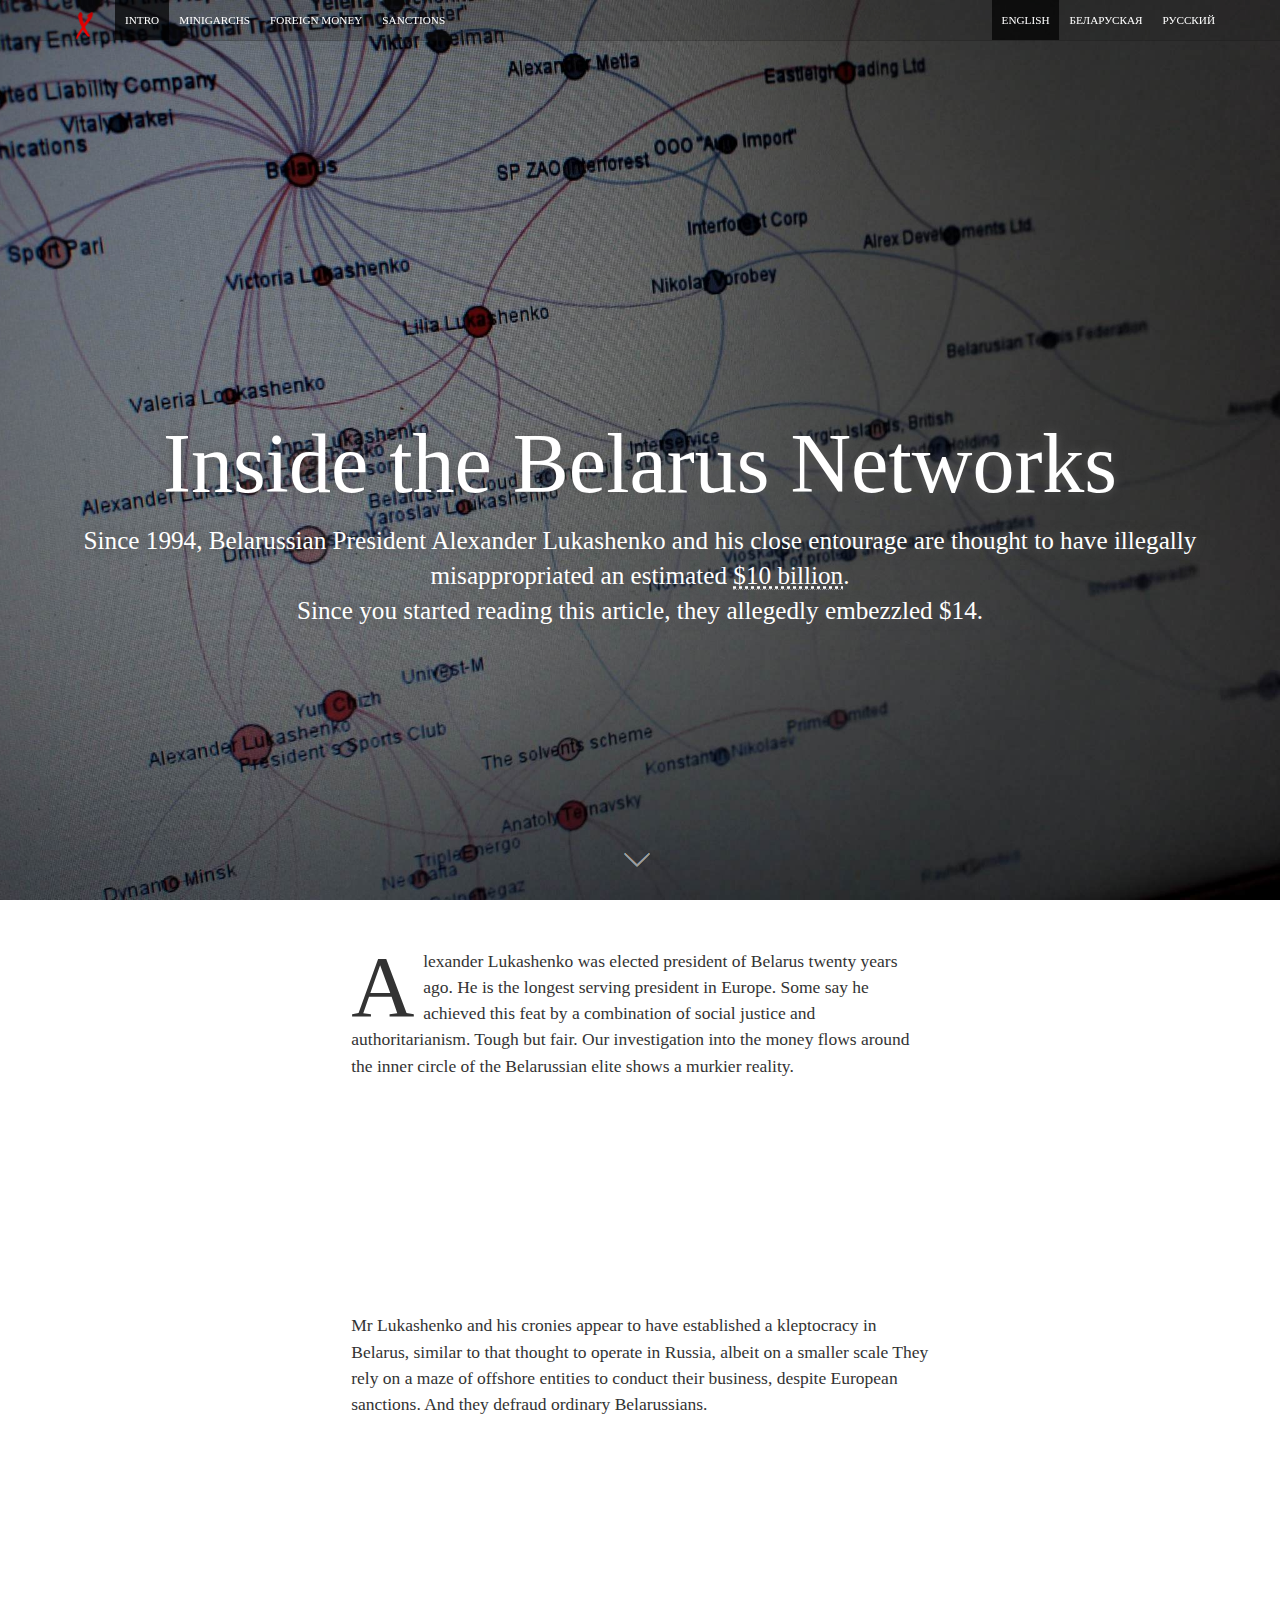
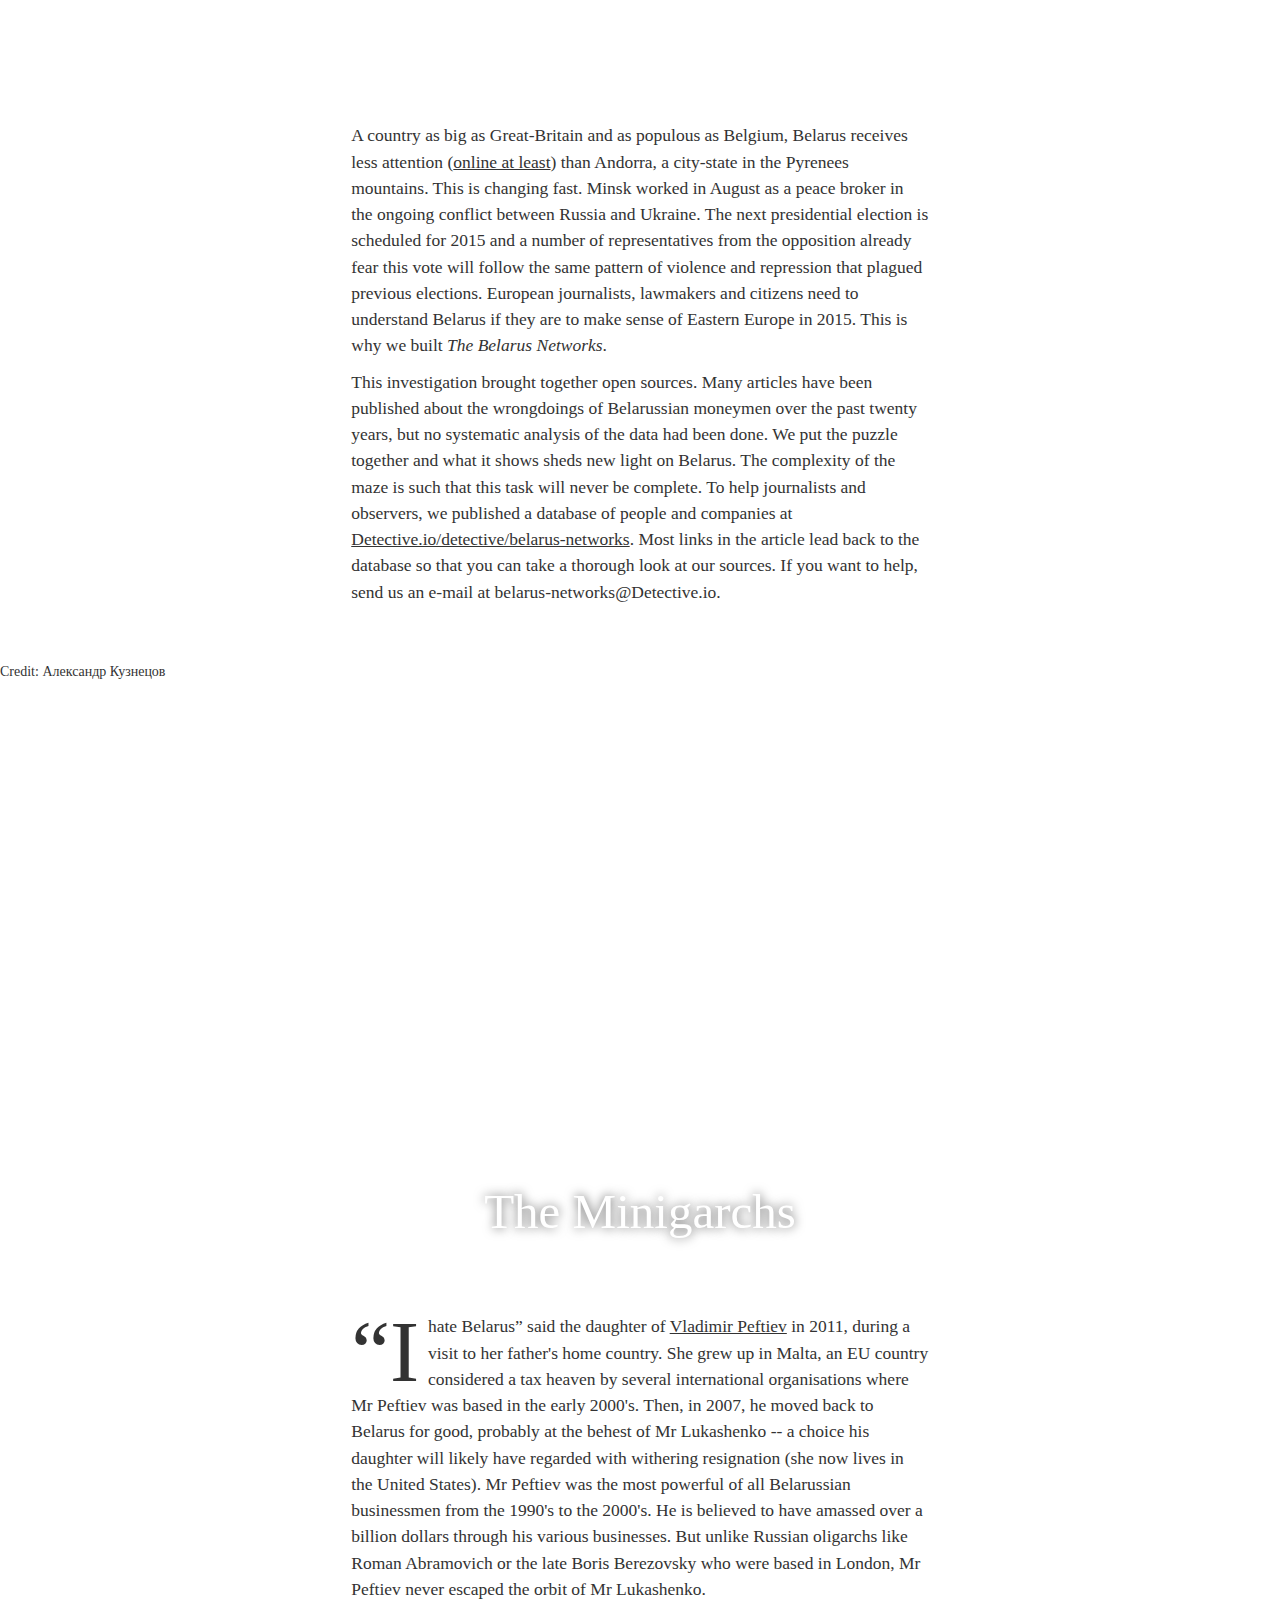
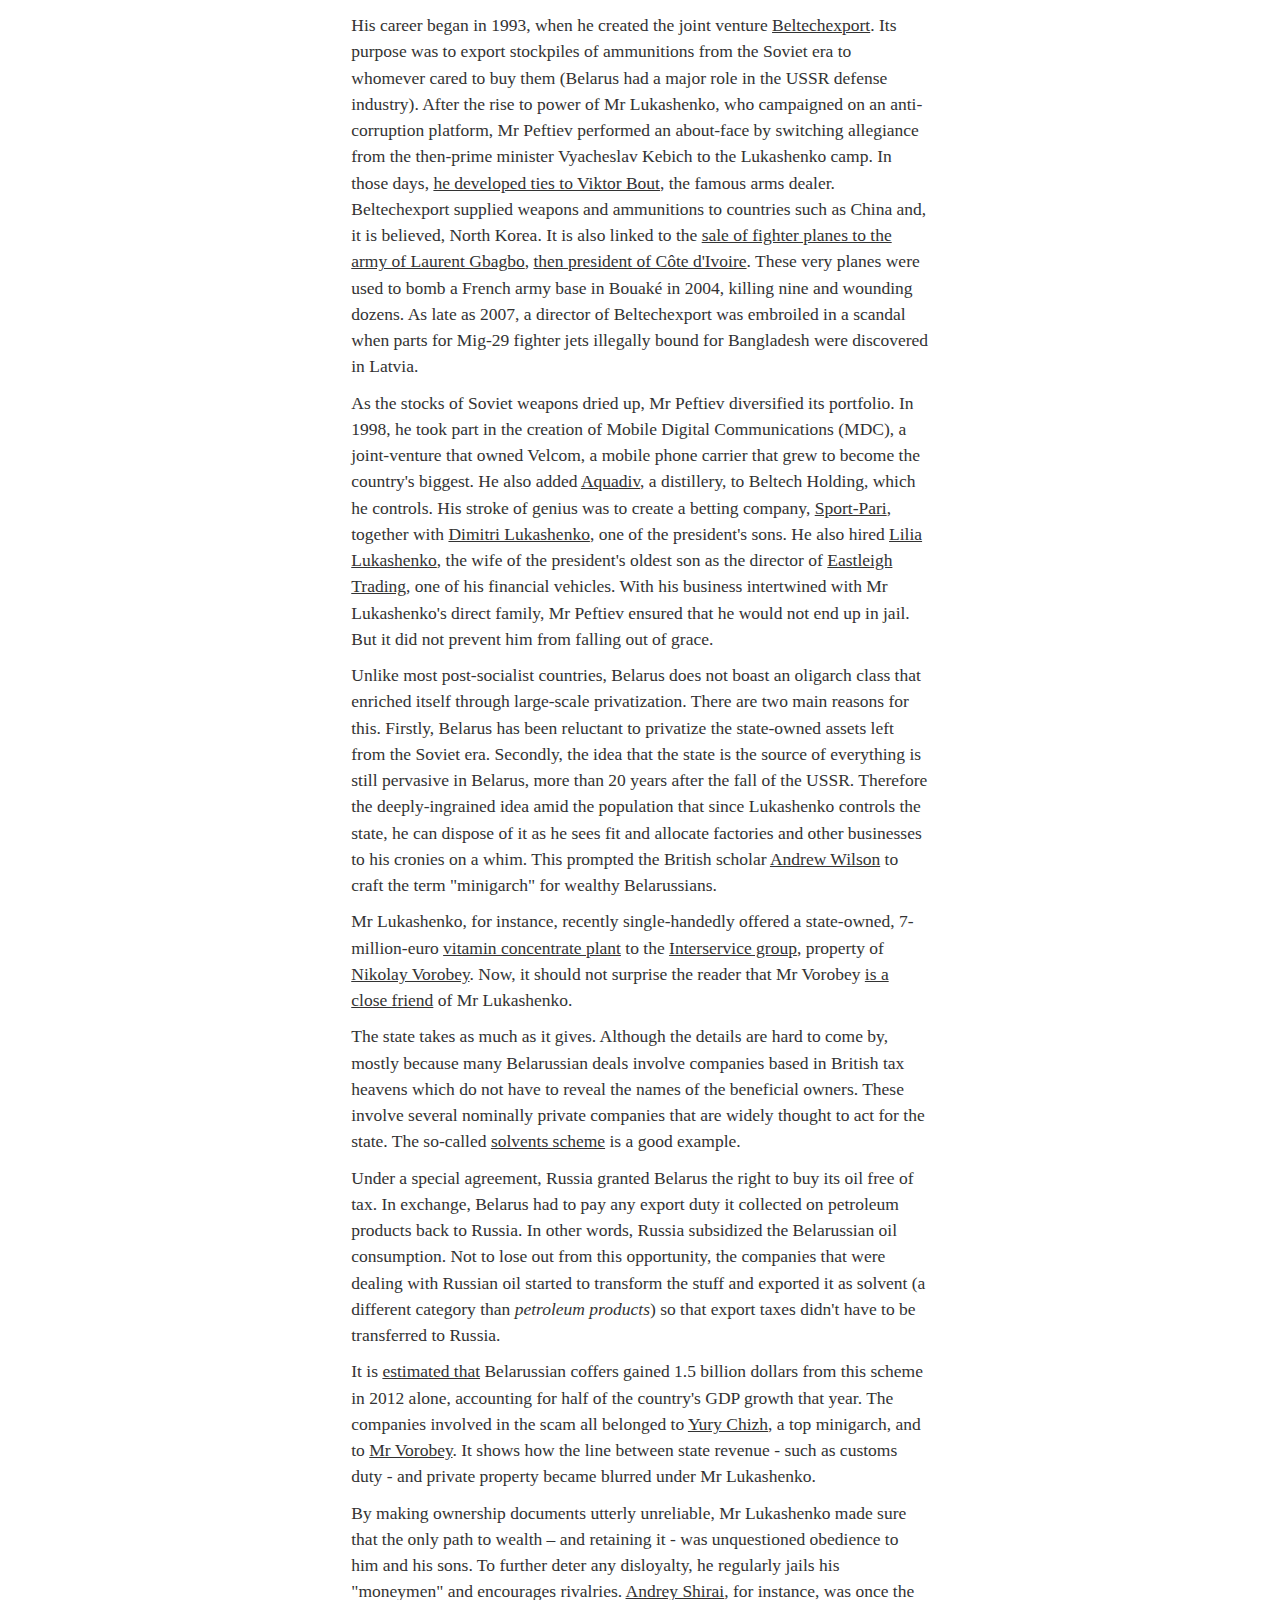
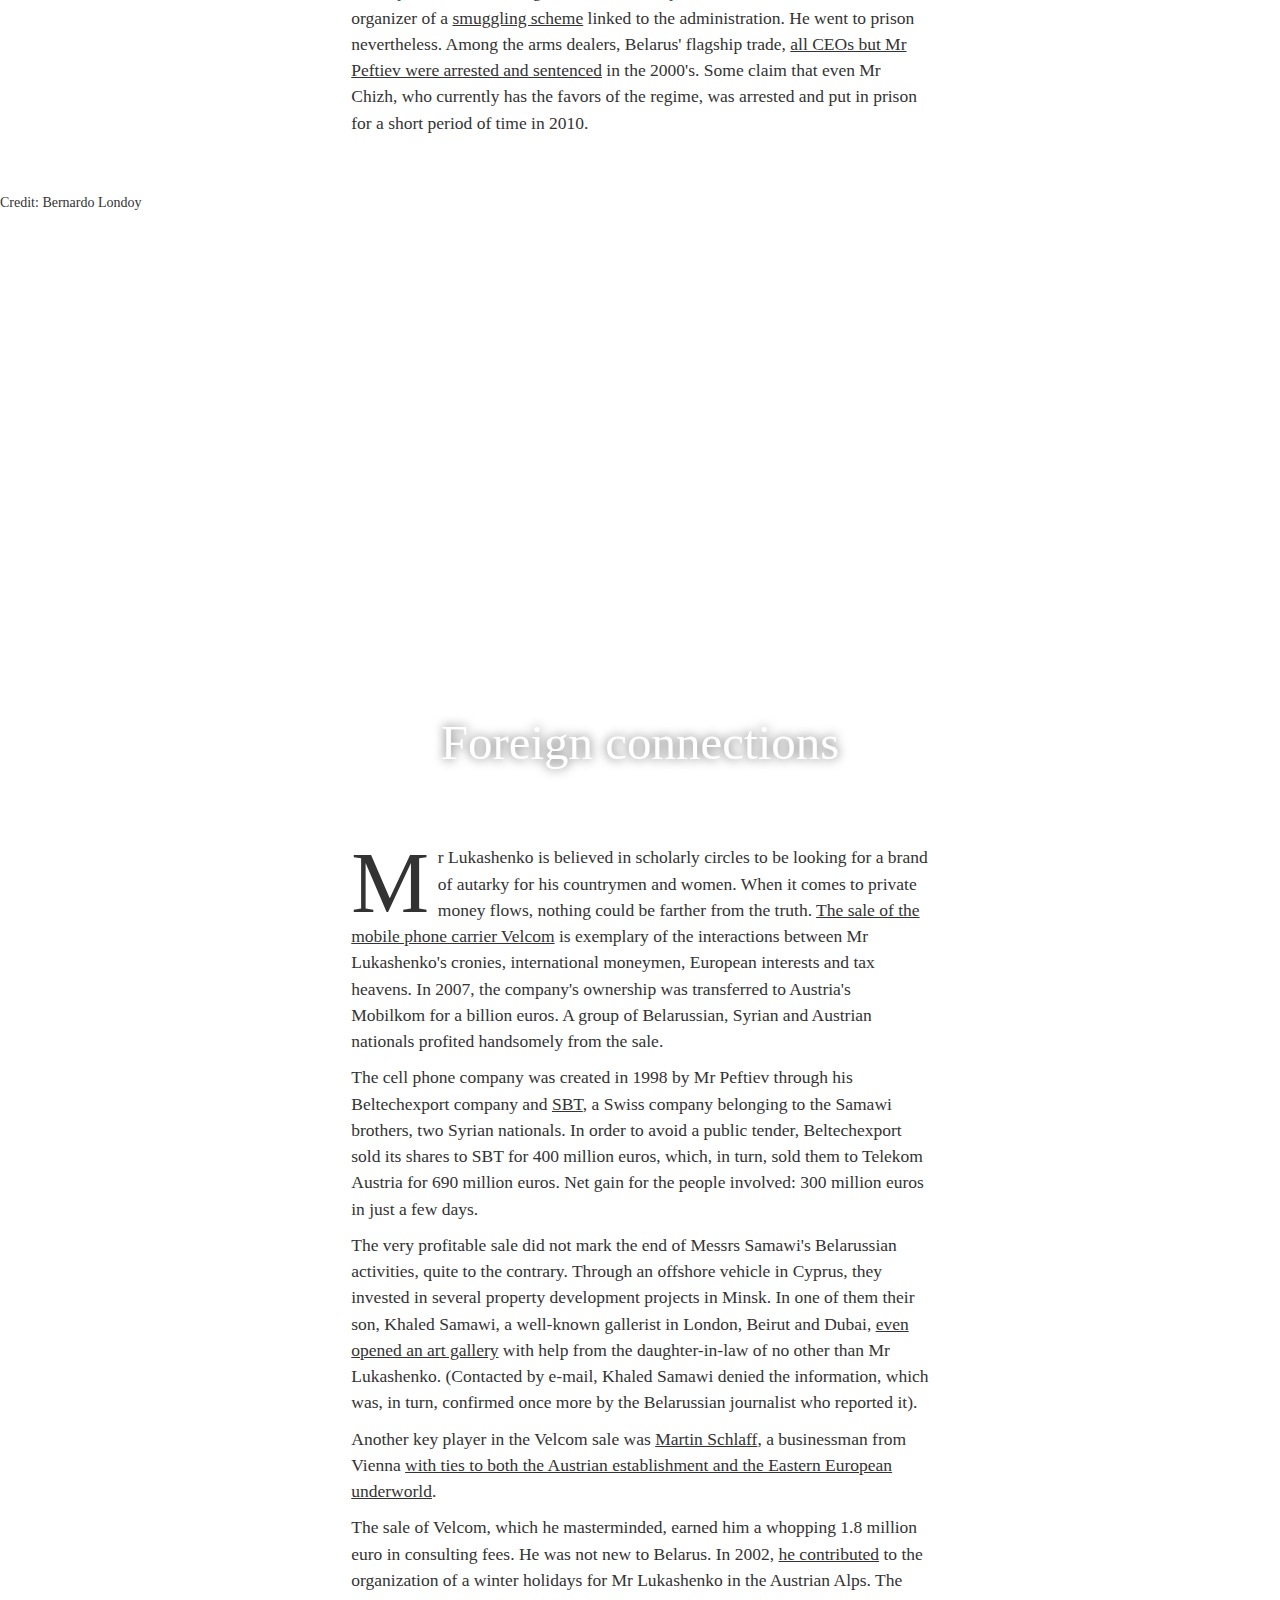
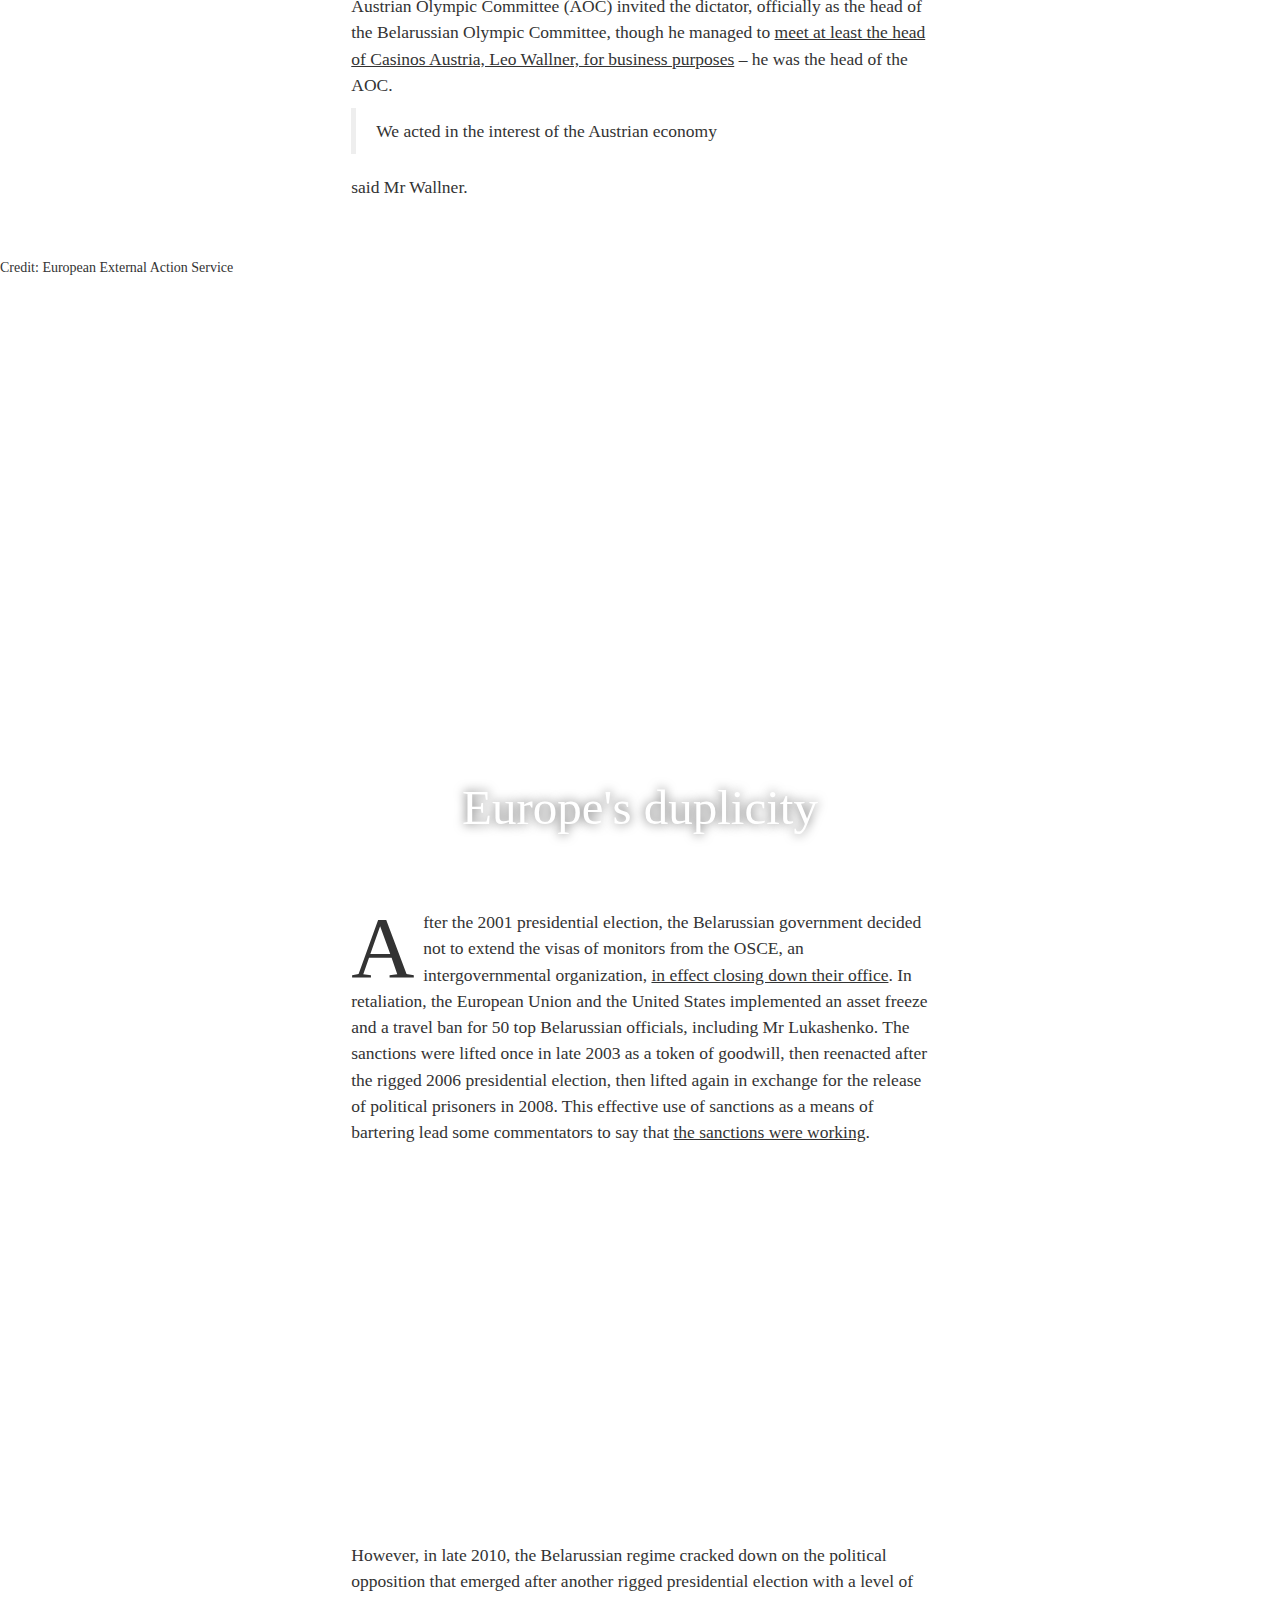
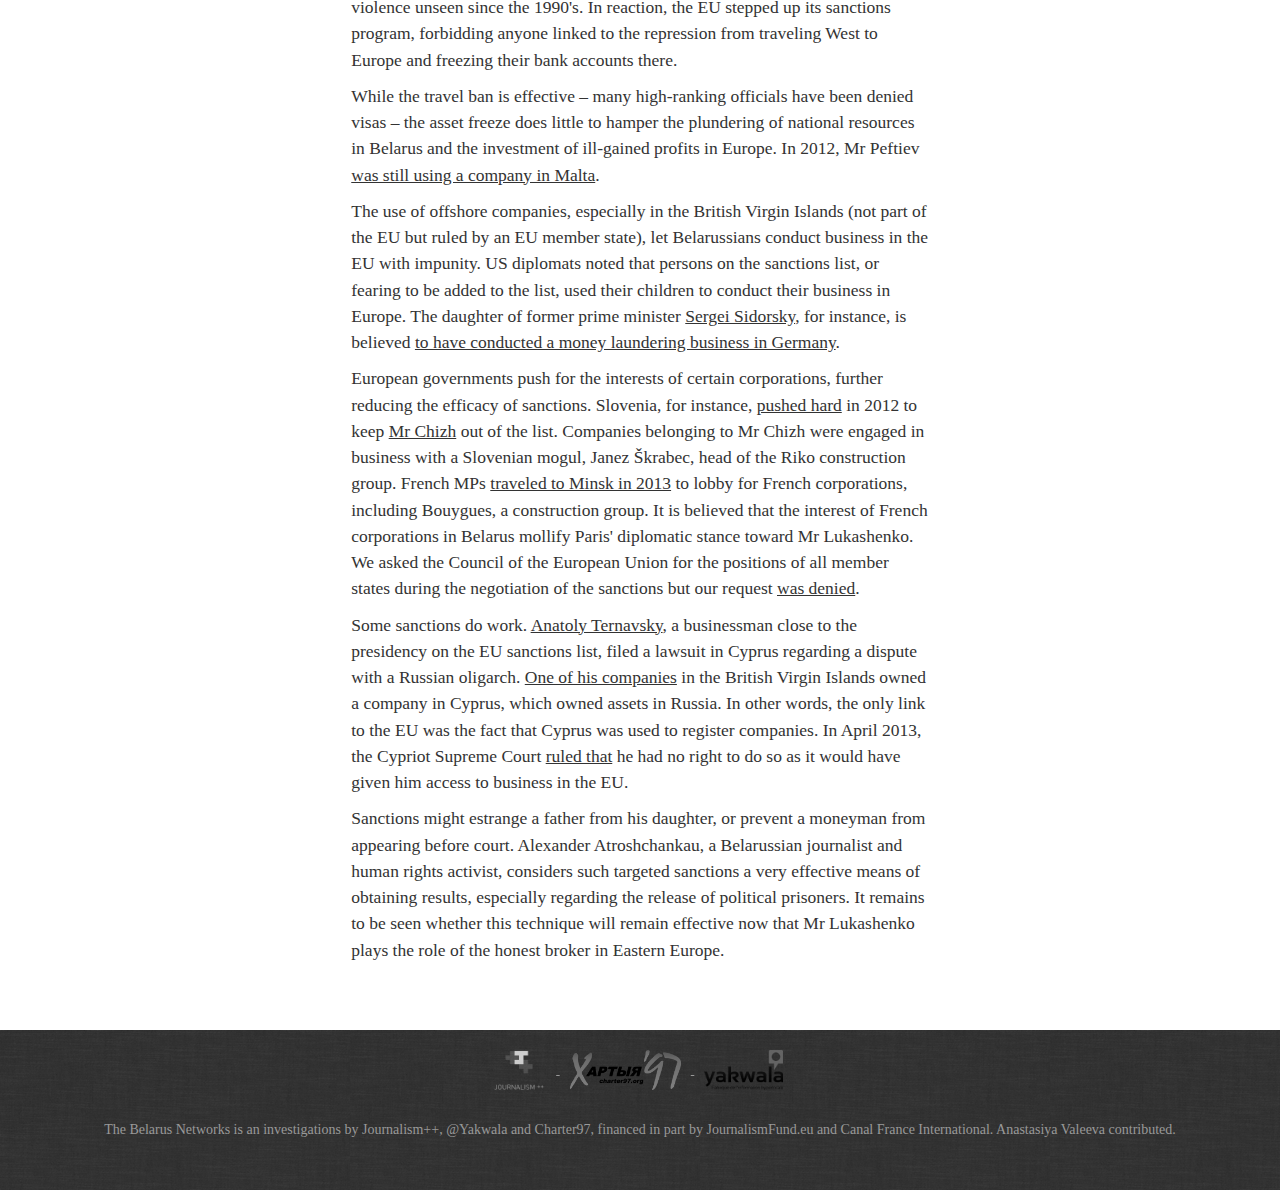
<file: index.html>
<!DOCTYPE html>
<html lang="en">

	<head>
		<meta charset="utf-8"></meta>
		<meta content="IE=edge,chrome=1" http-equiv="X-UA-Compatible">
		<link rel="shortcut icon" type="image/png" href="static/logos/Charter97_favicon.png">
		<meta name="viewport" content="width=device-width, initial-scale=1.0, user-scalable=no">
		<meta name="twitter:card" content="summary_large_image">
		<meta name="twitter:description" content="The Belarus Networks">
		<meta property="og:title" content="The Belarus Networks"/>
		<meta property="og:site_name" content="The Belarus Networks"/>
		<meta property="og:type" content="article"/>
		<title>Inside the Belarus Networks</title>

		
	<link rel="stylesheet" href="static/gen/style.css?87d876ac" type="text/css" />


	</head>

	<body class="use-base">

		<div class="header navbar navbar-default navbar-fixed-top reverse" role="navigation">
			<div class="container">
				<div class="navbar-header">
					<button type="button" class="navbar-toggle" data-toggle="collapse" data-target=".navbar-collapse">
						<span class="sr-only">Toggle navigation</span>
						<span class="icon-bar"></span>
						<span class="icon-bar"></span>
						<span class="icon-bar"></span>
					</button>
					<a class="navbar-brand" href="#start"><img src="static/logos/Charter97_favicon.png"/><span class="article_title hidden">The Belarus Networks</span></a>
				</div>
				<div class="collapse navbar-collapse">
					<div class="bookmark">
						
						

<ul class="nav navbar-nav chapters">
	<li class="active"><a href="#start">Intro</a></li>
	<li><a href="#part1">Minigarchs</a></li>
	<li><a href="#part2">Foreign money</a></li>
	<li><a href="#part3">Sanctions</a></li>
</ul>

						
					</div>
					<ul class="nav navbar-nav navbar-right">
						<li class="active"><a href="index.html">ENGLISH</a></li>
						<li class=""><a href="be.html">Беларуская</a></li>
						<li class=""><a href="ru.html">Русский</a></li>
					</ul>
				</div><!--/.nav-collapse -->
			</div>
		</div>


		

<div class="main">

	<div class="main_title" id="start" data-src="static/images/cover.jpg">
		<div class="lead">
			Inside the Belarus Networks
			<p class="little">Since 1994, Belarussian President Alexander Lukashenko and his close entourage are thought to have illegally misappropriated an estimated <abbr class="total_amount" title="This amount is a rough estimate based on US diplomatic cables.">$10 billion</abbr>. <br>Since you started reading this article, they allegedly embezzled $<span id="counter-money"></span>.</p>
		</div>
		<span class="scroll-indicator">
			<div class="icon icon-arrow-down"></div>
		</span>
	</div>
	<div class="article container" id="start">
		<div class="body">

			<p>
				Alexander Lukashenko was elected president of Belarus twenty years ago. He is the longest serving president in Europe. Some say he achieved this feat by a combination of social justice and authoritarianism. Tough but fair. Our investigation into the money flows around the inner circle of the Belarussian elite shows a murkier reality.
			</p>

			<div class="illustration full" data-src="static/images/longevity.png" data-ratio="3.33139534884"></div>
			
			<p>
				Mr Lukashenko and his cronies appear to have established a kleptocracy in Belarus, similar to that thought to operate in Russia, albeit on a smaller scale They rely on a maze of offshore entities to conduct their business, despite European sanctions. And they defraud ordinary Belarussians. 
			</p>

			<a href="static/images/map_by_hor.png" target="_blank"><div class="illustration full" data-src="static/images/map_by_hor.png" data-ratio="2.358490"></div></A>

			<p>
				A country as big as Great-Britain and as populous as Belgium, Belarus receives less attention (<a href="http://www.google.com/trends/explore#q=belarus%2C%20andorra&cmpt=q">online at least</A>) than Andorra, a city-state in the Pyrenees mountains. This is changing fast. Minsk worked in August as a peace broker in the ongoing conflict between Russia and Ukraine. The next presidential election is scheduled for 2015 and a number of representatives from the opposition already fear this vote will follow the same pattern of violence and repression that plagued previous elections. European journalists, lawmakers and citizens need to understand Belarus if they are to make sense of Eastern Europe in 2015. This is why we built <em>The Belarus Networks</em>.
			</p>

			<p>
				This investigation brought together open sources. Many articles have been published about the wrongdoings of Belarussian moneymen over the past twenty years, but no systematic analysis of the data had been done. We put the puzzle together and what it shows sheds new light on Belarus. The complexity of the maze is such that this task will never be complete. To help journalists and observers, we published a database of people and companies at <a href="http://detective.io/detective/belarus-networks">Detective.io/detective/belarus-networks</a>. Most links in the article lead back to the database so that you can take a thorough look at our sources. If you want to help, send us an e-mail at belarus-networks@Detective.io.
			</p>

			

		</div>
	</div>



	<div class="illustration full" data-src="static/images/minsk_bentley.jpg" data-ratio="2.120890774">
		<div class="title">The Minigarchs</div>
		<div class="credit">Credit: Александр Кузнецов</div>
	</div>
	<div class="article container" id="part1">
		<div class="body">
			<p>
				“I hate Belarus” said the daughter of <a href="https://www.detective.io/detective/belarus-networks/person/54911/">Vladimir Peftiev</a> in 2011, during a visit to her father's home country. She grew up in Malta, an EU country considered a tax heaven by several international organisations where Mr Peftiev was based in the early 2000's. Then, in 2007, he moved back to Belarus for good, probably at the behest of Mr Lukashenko -- a choice his daughter will likely have regarded with withering resignation (she now lives in the United States). Mr Peftiev was the most powerful of all Belarussian businessmen from the 1990's to the 2000's. He is believed to have amassed over a billion dollars through his various businesses. But unlike Russian oligarchs like Roman Abramovich or the late Boris Berezovsky who were based in London, Mr Peftiev never escaped the orbit of Mr Lukashenko.
			</p>
			<p>
				His career began in 1993, when he created the joint venture <a href="https://www.detective.io/detective/belarus-networks/company/54920/">Beltechexport</a>. Its purpose was to export stockpiles of ammunitions from the Soviet era to whomever cared to buy them (Belarus had a major role in the USSR defense industry). After the rise to power of Mr Lukashenko, who campaigned on an anti-corruption platform, Mr Peftiev performed an about-face by switching allegiance from the then-prime minister Vyacheslav Kebich to the Lukashenko camp. In those days, <a href="http://charter97.org/en/news/2013/9/4/75078/">he developed ties to Viktor Bout</a>, the famous arms dealer. Beltechexport supplied weapons and ammunitions to countries such as China and, it is believed, North Korea. It is also linked to the <a href="https://www.detective.io/detective/belarus-networks/scheme/55815/">sale of fighter planes to the army of Laurent Gbagbo</a>, <a href="http://www.france24.com/en/20101027-ivory-coast-laurent-gbagbo-candidate-presidential-election/">then president of Côte d'Ivoire</a>. These very planes were used to bomb a French army base in Bouaké in 2004, killing nine and wounding dozens. As late as 2007, a director of Beltechexport was embroiled in a scandal when parts for Mig-29 fighter jets illegally bound for Bangladesh were discovered in Latvia.

			</p>
			<p>

				As the stocks of Soviet weapons dried up, Mr Peftiev diversified its portfolio. In 1998, he took part in the creation of Mobile Digital Communications (MDC), a joint-venture that owned Velcom, a mobile phone carrier that grew to become the country's biggest. He also added <a href="https://www.detective.io/detective/belarus-networks/company/54918/">Aquadiv</a>, a distillery, to Beltech Holding, which he controls. His stroke of genius was to create a betting company, <a href="https://www.detective.io/detective/belarus-networks/company/54919/">Sport-Pari</a>, together with <a href="https://www.detective.io/detective/belarus-networks/person/54843/">Dimitri Lukashenko</a>, one of the president's sons. He also hired <a href="https://www.detective.io/detective/belarus-networks/person/54925/">Lilia Lukashenko</a>, the wife of the president's oldest son as the director of <a href="https://www.detective.io/detective/belarus-networks/company/55833/">Eastleigh Trading</a>, one of his financial vehicles. With his business intertwined with Mr Lukashenko's direct family, Mr Peftiev ensured that he would not end up in jail. But it did not prevent him from falling out of grace.
			</p>
			<p>
				Unlike most post-socialist countries, Belarus does not boast an oligarch class that enriched itself through large-scale privatization. There are two main reasons for this. Firstly, Belarus has been reluctant to privatize the state-owned assets left from the Soviet era. Secondly, the idea that the state is the source of everything is still pervasive in Belarus, more than 20 years after the fall of the USSR. Therefore the deeply-ingrained idea amid the population that since Lukashenko controls the state, he can dispose of it as he sees fit and allocate factories and other businesses to his cronies on a whim. This prompted the British scholar <a href="http://yalepress.yale.edu/yupbooks/book.asp?isbn=9780300134353">Andrew Wilson</a> to craft the term "minigarch" for wealthy Belarussians.
			</p>
			<p>
				Mr Lukashenko, for instance, recently single-handedly offered a state-owned, 7-million-euro <a href="https://www.detective.io/detective/belarus-networks/company/56057/">vitamin concentrate plant</a> to the <a href="https://www.detective.io/detective/belarus-networks/company/54970/">Interservice group</a>, property of <a href="https://www.detective.io/detective/belarus-networks/person/54969/">Nikolay Vorobey</a>. Now, it should not surprise the reader that Mr Vorobey <a href="http://www.charter97.org/ru/news/2014/8/9/110533/">is a close friend</a> of Mr Lukashenko.
			</p>
			<p>
				The state takes as much as it gives. Although the details are hard to come by, mostly because many Belarussian deals involve companies based in British tax heavens which do not have to reveal the names of the beneficial owners. These involve several nominally private companies that are widely thought to act for the state. The so-called <a href="https://www.detective.io/detective/belarus-networks/scheme/56038/">solvents scheme</a> is a good example.
			</p>
			<p>

				Under a special agreement, Russia granted Belarus the right to buy its oil free of tax. In exchange, Belarus had to pay any export duty it collected on petroleum products back to Russia. In other words, Russia subsidized the Belarussian oil consumption. Not to lose out from this opportunity, the companies that were dealing with Russian oil started to transform the stuff and exported it as solvent (a different category than <i>petroleum products</i>) so that export taxes didn't have to be transferred to Russia.
			</p>
			<p>
				It is <a href="http://belarusdigest.com/story/belarusian-solvents-tricky-path-economic-growth-10438">estimated that</a> Belarussian coffers gained 1.5 billion dollars from this scheme in 2012 alone, accounting for half of the country's GDP growth that year. The companies involved in the scam all belonged to <a href="https://www.detective.io/detective/belarus-networks/person/55319/">Yury Chizh</a>, a top minigarch, and to <a href="https://www.detective.io/detective/belarus-networks/person/54969/">Mr Vorobey</a>. It shows how the line between state revenue - such as customs duty - and private property became blurred under Mr Lukashenko.
			</p>
			<p>
				By making ownership documents utterly unreliable, Mr Lukashenko made sure that the only path to wealth – and retaining it - was unquestioned obedience to him and his sons. To further deter any disloyalty, he regularly jails his "moneymen" and encourages rivalries. <a href="https://www.detective.io/detective/belarus-networks/person/54906/">Andrey Shirai</a>, for instance, was once the organizer of a <a href="https://www.detective.io/detective/belarus-networks/scheme/54904/">smuggling scheme</a> linked to the administration. He went to prison nevertheless. Among the arms dealers, Belarus' flagship trade, <a href="http://www.kommersant.ru/doc/1896992">all CEOs but Mr Peftiev were arrested and sentenced</a> in the 2000's. Some claim that even Mr Chizh, who currently has the favors of the regime, was arrested and put in prison for a short period of time in 2010.
			</p>

		</div>
			
	</div>
	
	<div class="illustration full" data-src="static/images/lukashenko_chavez.jpg" data-ratio="2.120890774">
			<div class="title">Foreign connections</div>
			<div class="credit">Credit: Bernardo Londoy</div>
	</div>
	<div class="article container" id="part2">
		<div class="body">

			<p>
				Mr Lukashenko is believed in scholarly circles to be looking for a brand of autarky for his countrymen and women. When it comes to private money flows, nothing could be farther from the truth. <a href="https://www.detective.io/detective/belarus-networks/scheme/54892/">The sale of the mobile phone carrier Velcom</A> is exemplary of the interactions between Mr Lukashenko's cronies, international moneymen, European interests and tax heavens. In 2007, the company's ownership was transferred to Austria's Mobilkom for a billion euros. A group of Belarussian, Syrian and Austrian nationals profited handsomely from the sale.
			</p>
			<p>
				The cell phone company was created in 1998 by Mr Peftiev through his Beltechexport company and <a href="https://www.detective.io/detective/belarus-networks/company/54992/">SBT</a>, a Swiss company belonging to the Samawi brothers, two Syrian nationals. In order to avoid a public tender, Beltechexport sold its shares to SBT for 400 million euros, which, in turn, sold them to Telekom Austria for 690 million euros. Net gain for the people involved: 300 million euros in just a few days. 
			</p>
			<p>
				The very profitable sale did not mark the end of Messrs Samawi's Belarussian activities, quite to the contrary. Through an offshore vehicle in Cyprus, they invested in several property development projects in Minsk. In one of them their son, Khaled Samawi, a well-known gallerist in London, Beirut and Dubai, <a href="http://news.tut.by/culture/351026.html">even opened an art gallery</a> with help from the daughter-in-law of no other than Mr Lukashenko. (Contacted by e-mail, Khaled Samawi denied the information, which was, in turn, confirmed once more by the Belarussian journalist who reported it).
			</p>
			<p>
				Another key player in the Velcom sale was <a href="https://www.detective.io/detective/belarus-networks/person/54890/">Martin Schlaff</a>, a businessman from Vienna <a href="http://www.profil.at/articles/0726/560/177187/banken-ausschuss-ueberzeugungstaeter">with ties to both the Austrian establishment and the Eastern European underworld</a>. 
			</p>
			<p>
				The sale of Velcom, which he masterminded, earned him a whopping 1.8 million euro in consulting fees. He was not new to Belarus. In 2002, <a href="http://charter97.org/en/news/2012/5/15/52221/">he contributed</a> to the organization of a winter holidays for Mr Lukashenko in the Austrian Alps. The Austrian Olympic Committee (AOC) invited the dictator, officially as the head of the Belarussian Olympic Committee, though he managed to <a href="http://www.sueddeutsche.de/wirtschaft/lukaschenko-urlaub-in-oesterreich-der-besuch-des-diktators-1.1009466">meet at least the head of Casinos Austria, Leo Wallner, for business purposes</a> – he was the head of the AOC.

				<blockquote>
					We acted in the interest of the Austrian economy
				</blockquote>

				said Mr Wallner.
			</p>

		</div>

	</div>

	<div class="illustration full" data-src="static/images/minsk_forum.jpg" data-ratio="2.120890774">
		<div class="title">Europe's duplicity</div>
		<div class="credit">Credit: European External Action Service</div>
	</div>
	<div class="article container" id="part3">
		<div class="body">
			<p>
				After the 2001 presidential election, the Belarussian government decided not to extend the visas of monitors from the OSCE, an intergovernmental organization, <a href="http://www.bicc.de/uploads/tx_bicctools/paper45.pdf">in effect closing down their office</a>. In retaliation, the European Union and the United States implemented an asset freeze and a travel ban for 50 top Belarussian officials, including Mr Lukashenko. The sanctions were lifted once in late 2003 as a token of goodwill, then reenacted after the rigged 2006 presidential election, then lifted again in exchange for the release of political prisoners in 2008. This effective use of sanctions as a means of bartering lead some commentators to say that <a href="http://www.the-american-interest.com/articles/2010/11/01/when-sanctions-work-the-belarus-buckle/">the sanctions were working</a>.
			</p>

			<div class="illustration full" data-src="static/images/sanctions.png" data-ratio="1.7192777"></div>

			<p>
				However, in late 2010, the Belarussian regime cracked down on the political opposition that emerged after another rigged presidential election with a level of violence unseen since the 1990's. In reaction, the EU stepped up its sanctions program, forbidding anyone linked to the repression from traveling West to Europe and freezing their bank accounts there.
			</p>

			<p>
				While the travel ban is effective – many high-ranking officials have been denied visas – the asset freeze does little to hamper the plundering of national resources in Belarus and the investment of ill-gained profits in Europe. In 2012, Mr Peftiev <a href="http://www.maltatoday.com.mt/news/national/16293/foreign-ministry-issues-penalties-on-trade-with-belarus-tycoon-20120223">was still using a company in Malta</a>. 
			</p>
			<p>
				The use of offshore companies, especially in the British Virgin Islands (not part of the EU but ruled by an EU member state), let Belarussians conduct business in the EU with impunity. US diplomats noted that persons on the sanctions list, or fearing to be added to the list, used their children to conduct their business in Europe. The daughter of former prime minister <a href="https://www.detective.io/detective/belarus-networks/person/54880/">Sergei Sidorsky</a>, for instance, is believed <a href="https://www.wikileaks.org/plusd/cables/06MINSK605_a.html">to have conducted a money laundering business in Germany</a>.
			</p>
			
			<p>
				European governments push for the interests of certain corporations, further reducing the efficacy of sanctions. Slovenia, for instance, <a href="http://www.rferl.org/content/whats_behind_slovenia_efforts_to_spare_belarus_chizh_eu_sanctions_minsk_lukashenko/24498166.html">pushed hard</a> in 2012 to keep <a href="https://www.detective.io/detective/belarus-networks/person/55319/">Mr Chizh</a> out of the list. Companies belonging to Mr Chizh were engaged in business with a Slovenian mogul, Janez Škrabec, head of the Riko construction group. French MPs <a href="http://www.lexpress.fr/actualite/politique/delicate-mission-diplomatique-en-bielorussie_1305146.html">traveled to Minsk in 2013</a> to lobby for French corporations, including Bouygues, a construction group. It is believed that the interest of French corporations in Belarus mollify Paris' diplomatic stance toward Mr Lukashenko. We asked the Council of the European Union for the positions of all member states during the negotiation of the sanctions but our request <a href="http://www.asktheeu.org/en/request/positions_of_member_states_on_sa">was denied</a>.
			</p>

			<p>
				Some sanctions do work. <a href="https://www.detective.io/detective/belarus-networks/person/56016/">Anatoly Ternavsky</a>, a businessman close to the presidency on the EU sanctions list, filed a lawsuit in Cyprus regarding a dispute with a Russian oligarch. <a href="https://www.detective.io/detective/belarus-networks/company/56018/">One of his companies</a> in the British Virgin Islands owned a company in Cyprus, which owned assets in Russia. In other words, the only link to the EU was the fact that Cyprus was used to register companies. In April 2013, the Cypriot Supreme Court <a href="http://www.gibsondunn.com/publications/pages/2013-Mid-Year-Sanctions-Update.aspx">ruled that</a> he had no right to do so as it would have given him access to business in the EU.
			</p>

			<p>
				Sanctions might estrange a father from his daughter, or prevent a moneyman from appearing before court. Alexander Atroshchankau, a Belarussian journalist and human rights activist, considers such targeted sanctions a very effective means of obtaining results, especially regarding the release of political prisoners. It remains to be seen whether this technique will remain effective now that Mr Lukashenko plays the role of the honest broker in Eastern Europe.
			</p>

		</div>
	</div>

	
</div>

</div><!-- /.container -->



		<footer class="footer">
	<div>
		<ul class="list-inline logos">
			<li class="">
				<a href="http://jplusplus.org" target="_blank">
					<img class="jpp_logo" src="static/logos/JPP_Logo.png" alt="Journalism++">
				</a>
				<a href="http://charter97.org" target="_blank">
					<img class="jpp_logo" src="static/logos/Charter97_logo.png" alt="Charter97">
				</a>
				<a href="http://yakwala.fr/" target="_blank">
					<img class="jpp_logo" src="static/logos/yakwala_logo.png" alt="Yakwala">
				</a>
			</li>
		</ul>
	</div>
	<div class="row clearfix">
		
		<div>
			<p>
				

		

				<span class="mentions">The Belarus Networks is an investigations by Journalism++, @Yakwala and Charter97, financed in part by JournalismFund.eu and Canal France International. Anastasiya Valeeva contributed.</span>
			</p>

		</div>
	</div>
	
</footer>



		
	<script type="text/javascript" src="static/gen/scripts.js?0c6ccd77"></script>



<script type="text/javascript">
	var navigation = new Navigation();
	var _gaq = _gaq || [];
_gaq.push(['_setAccount', 'UA-26208352-5']);
_gaq.push(['_trackPageview']);
(function() {
	var ga = document.createElement('script'); ga.type = 'text/javascript'; ga.async = true;
	ga.src = ('https:' == document.location.protocol ? 'https://ssl' : 'http://www') + '.google-analytics.com/ga.js';
	var s = document.getElementsByTagName('script')[0]; s.parentNode.insertBefore(ga, s);
})();
</script>

	</body>
</html>
</file>
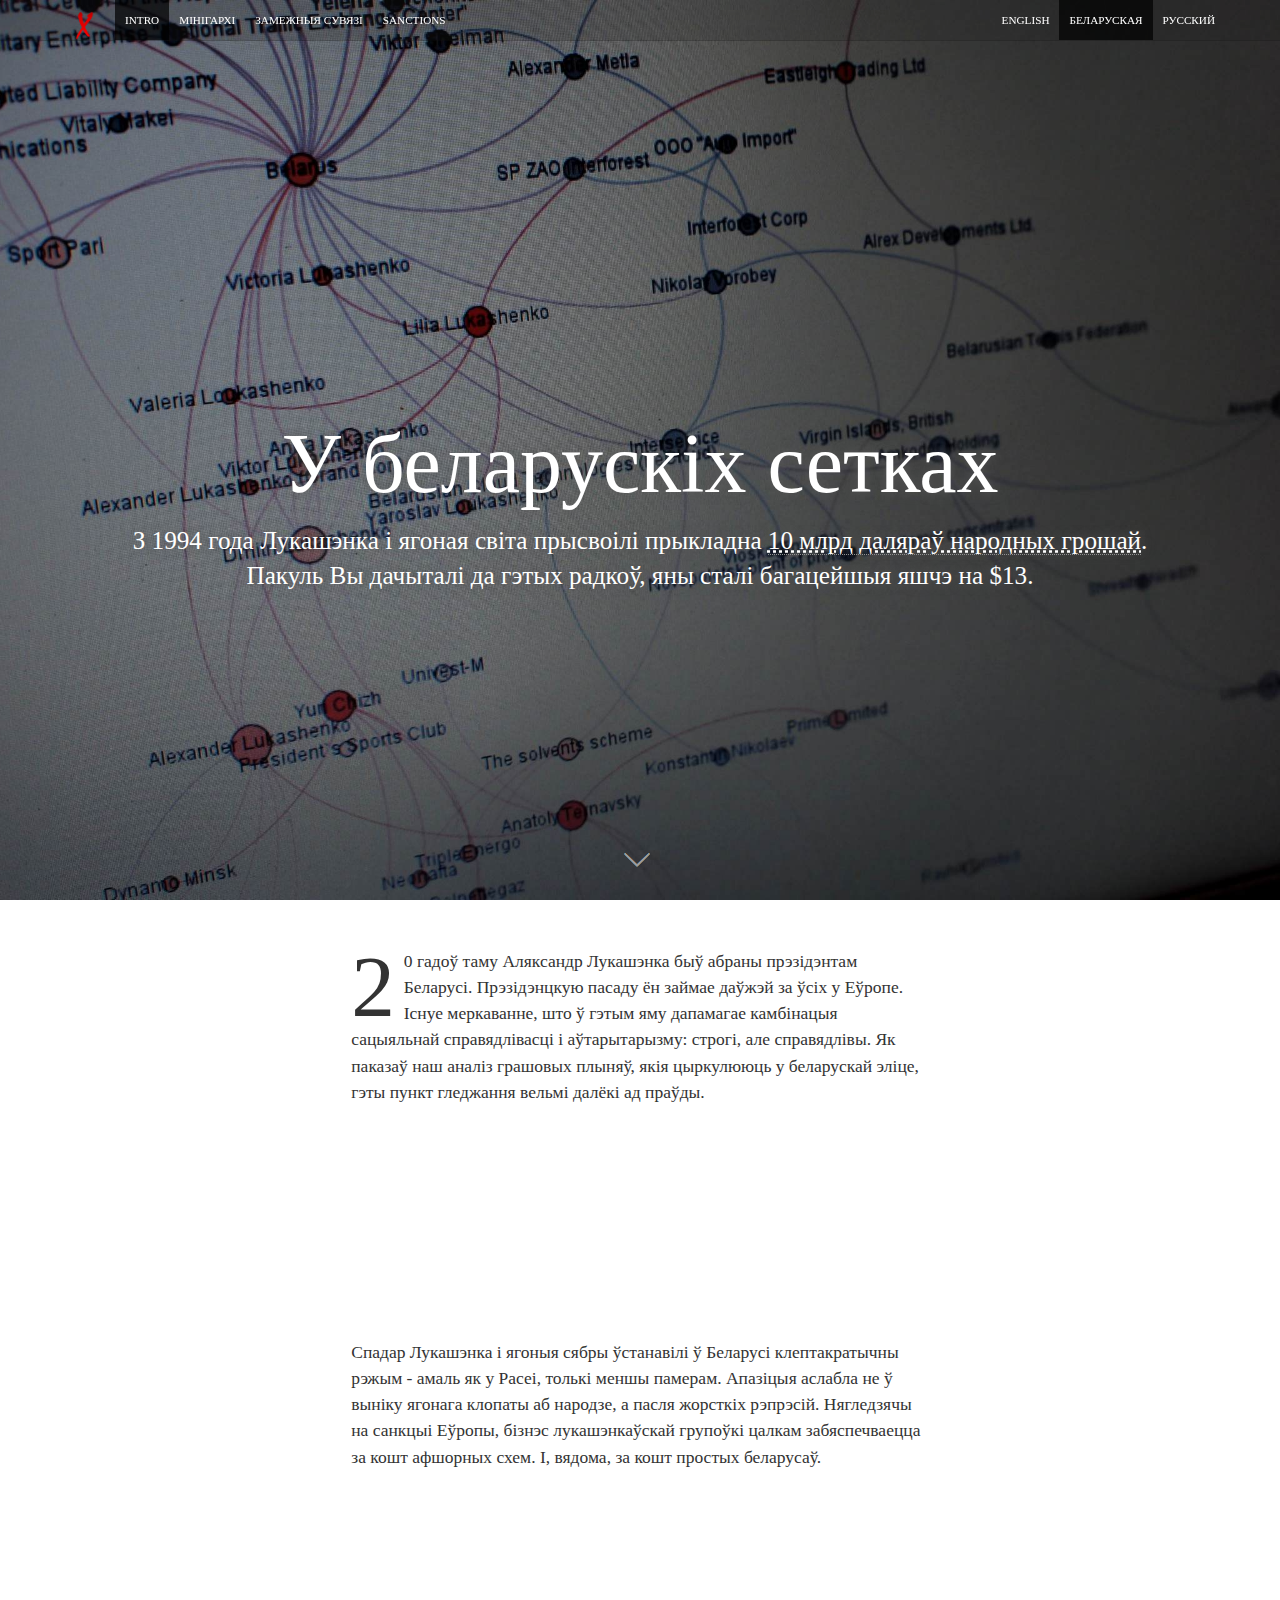
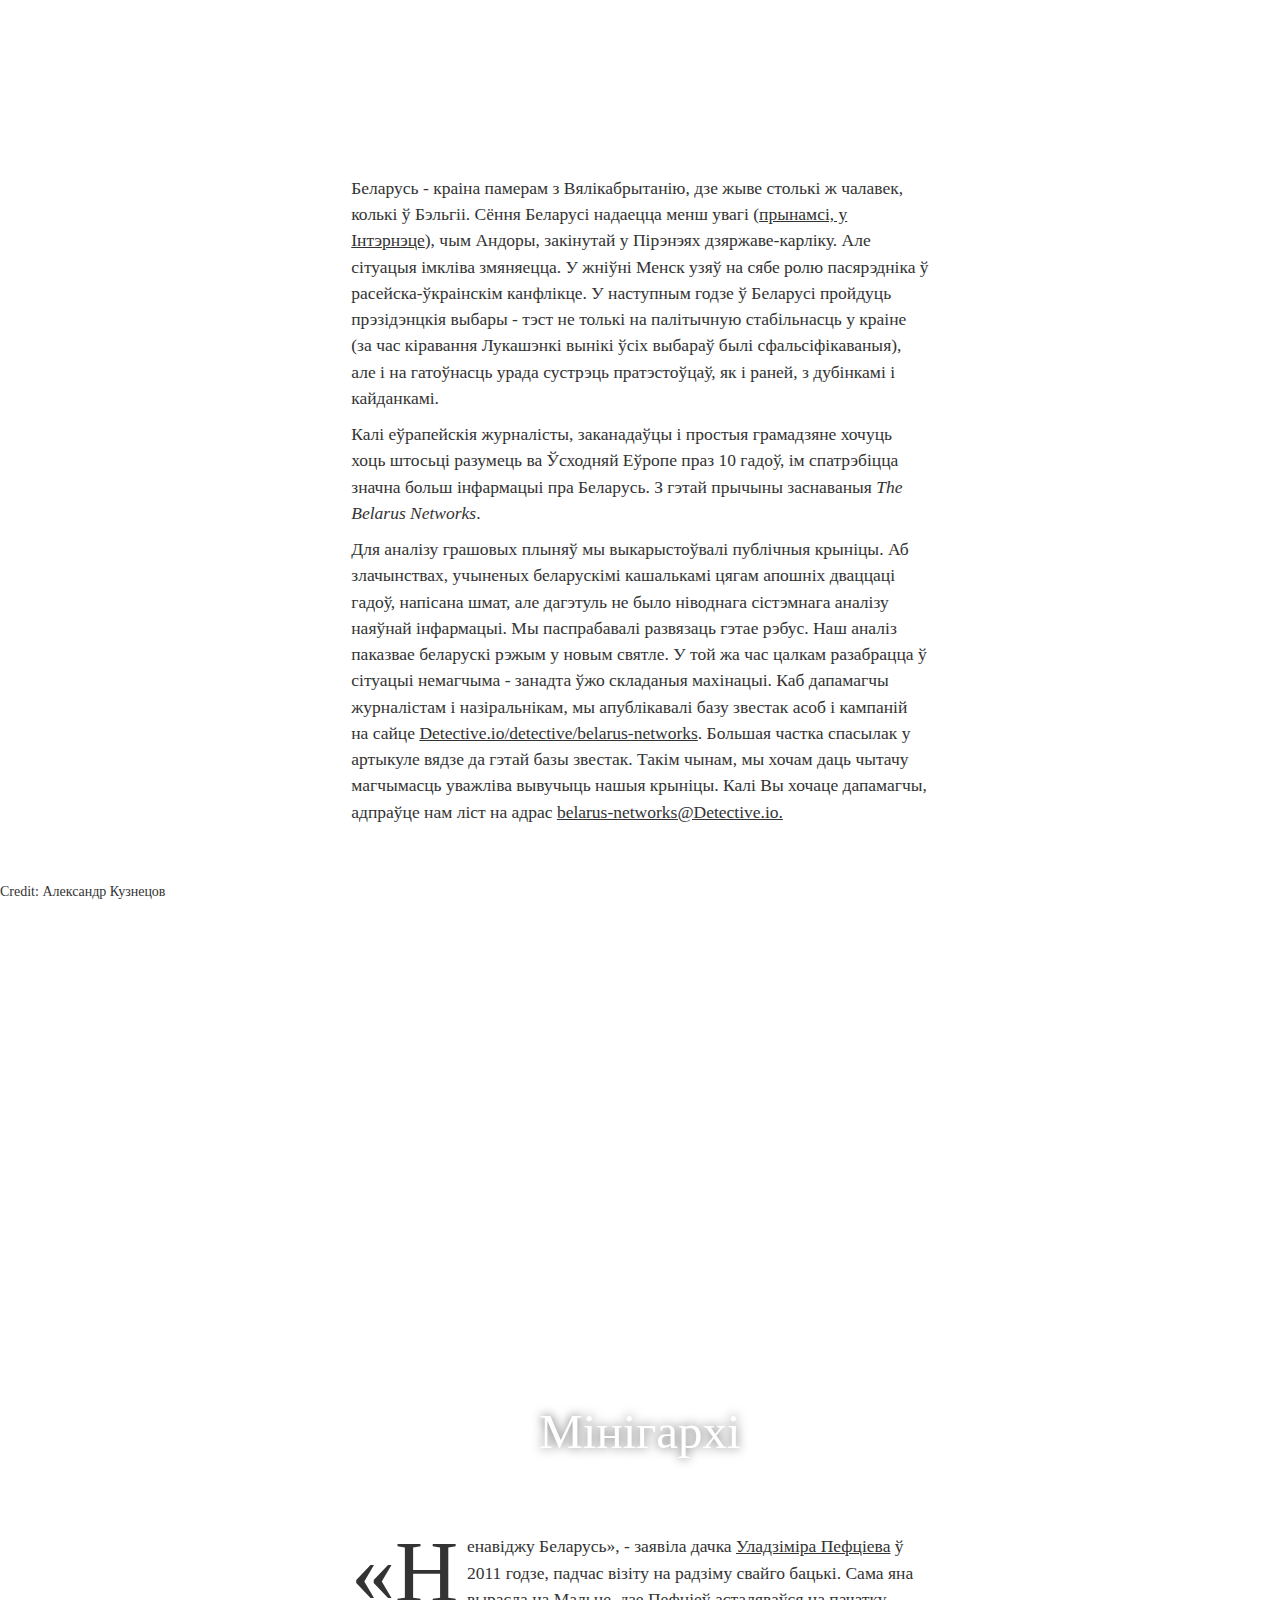
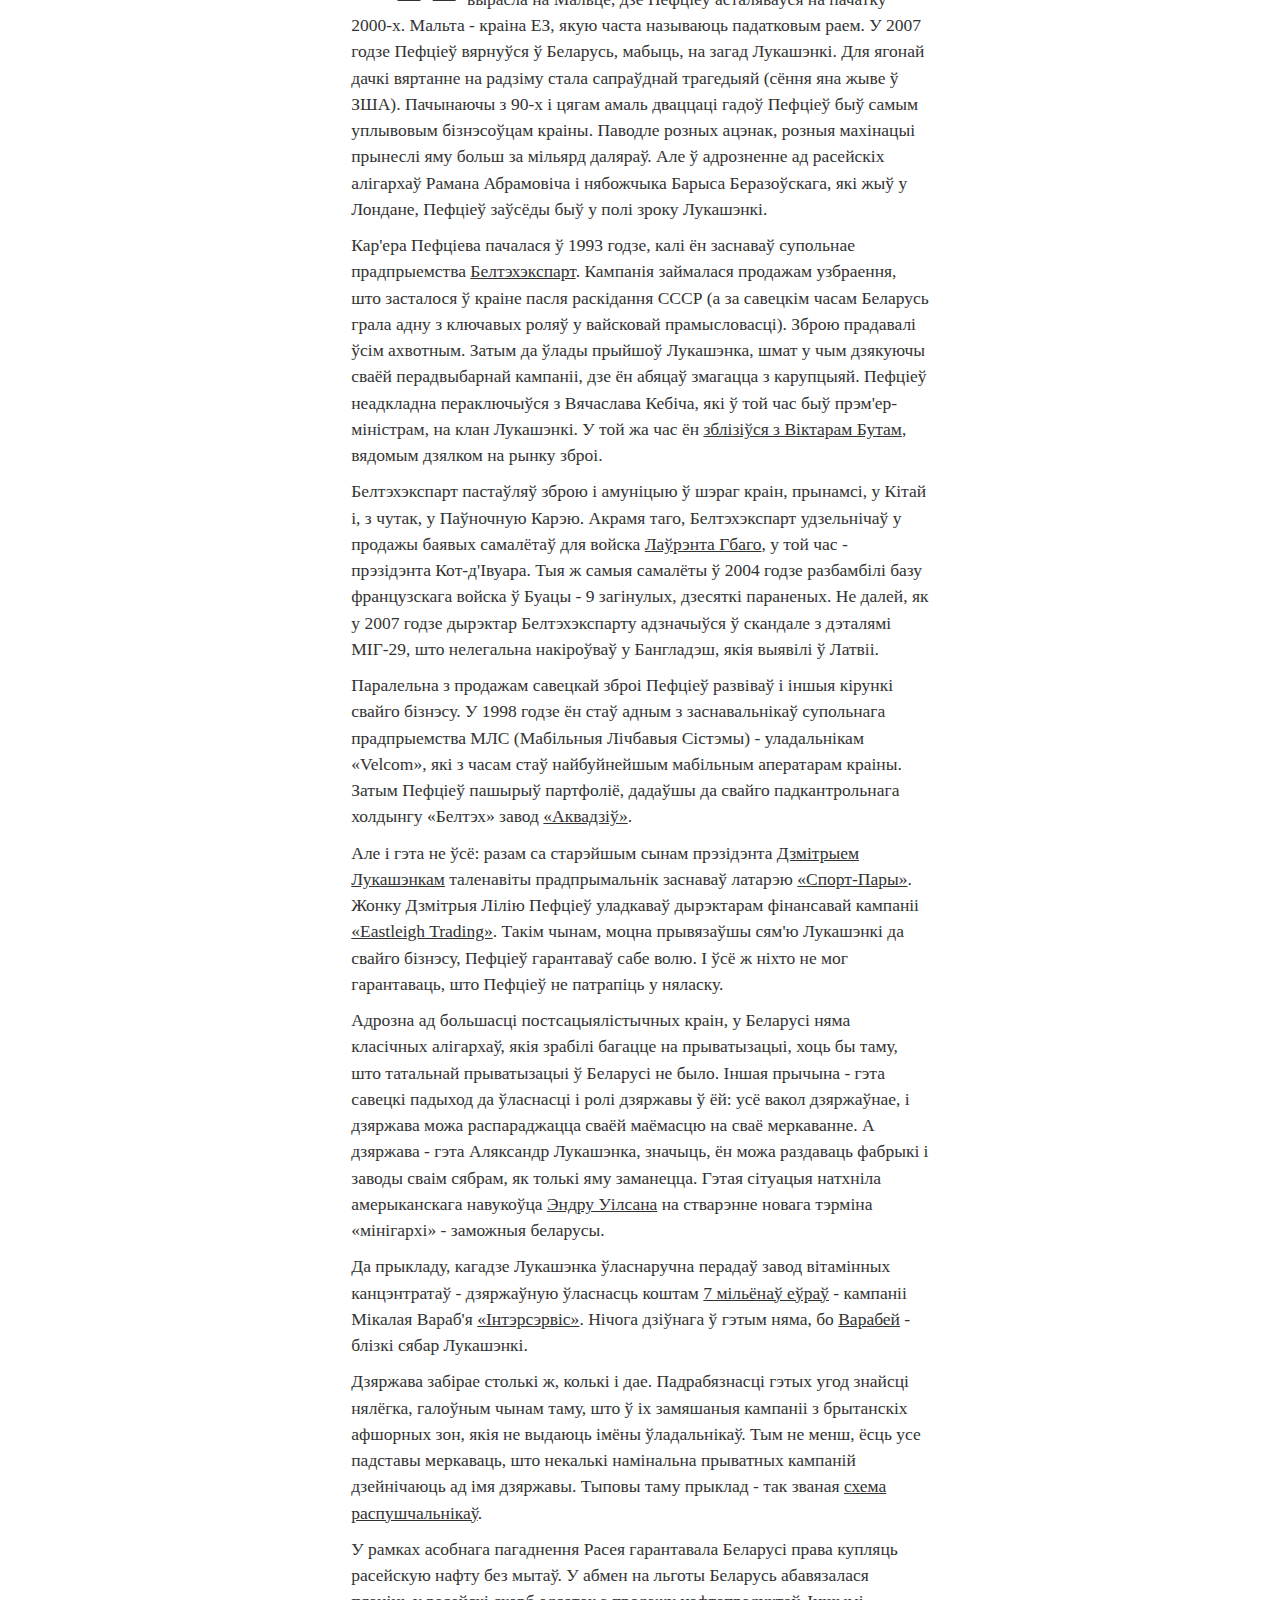
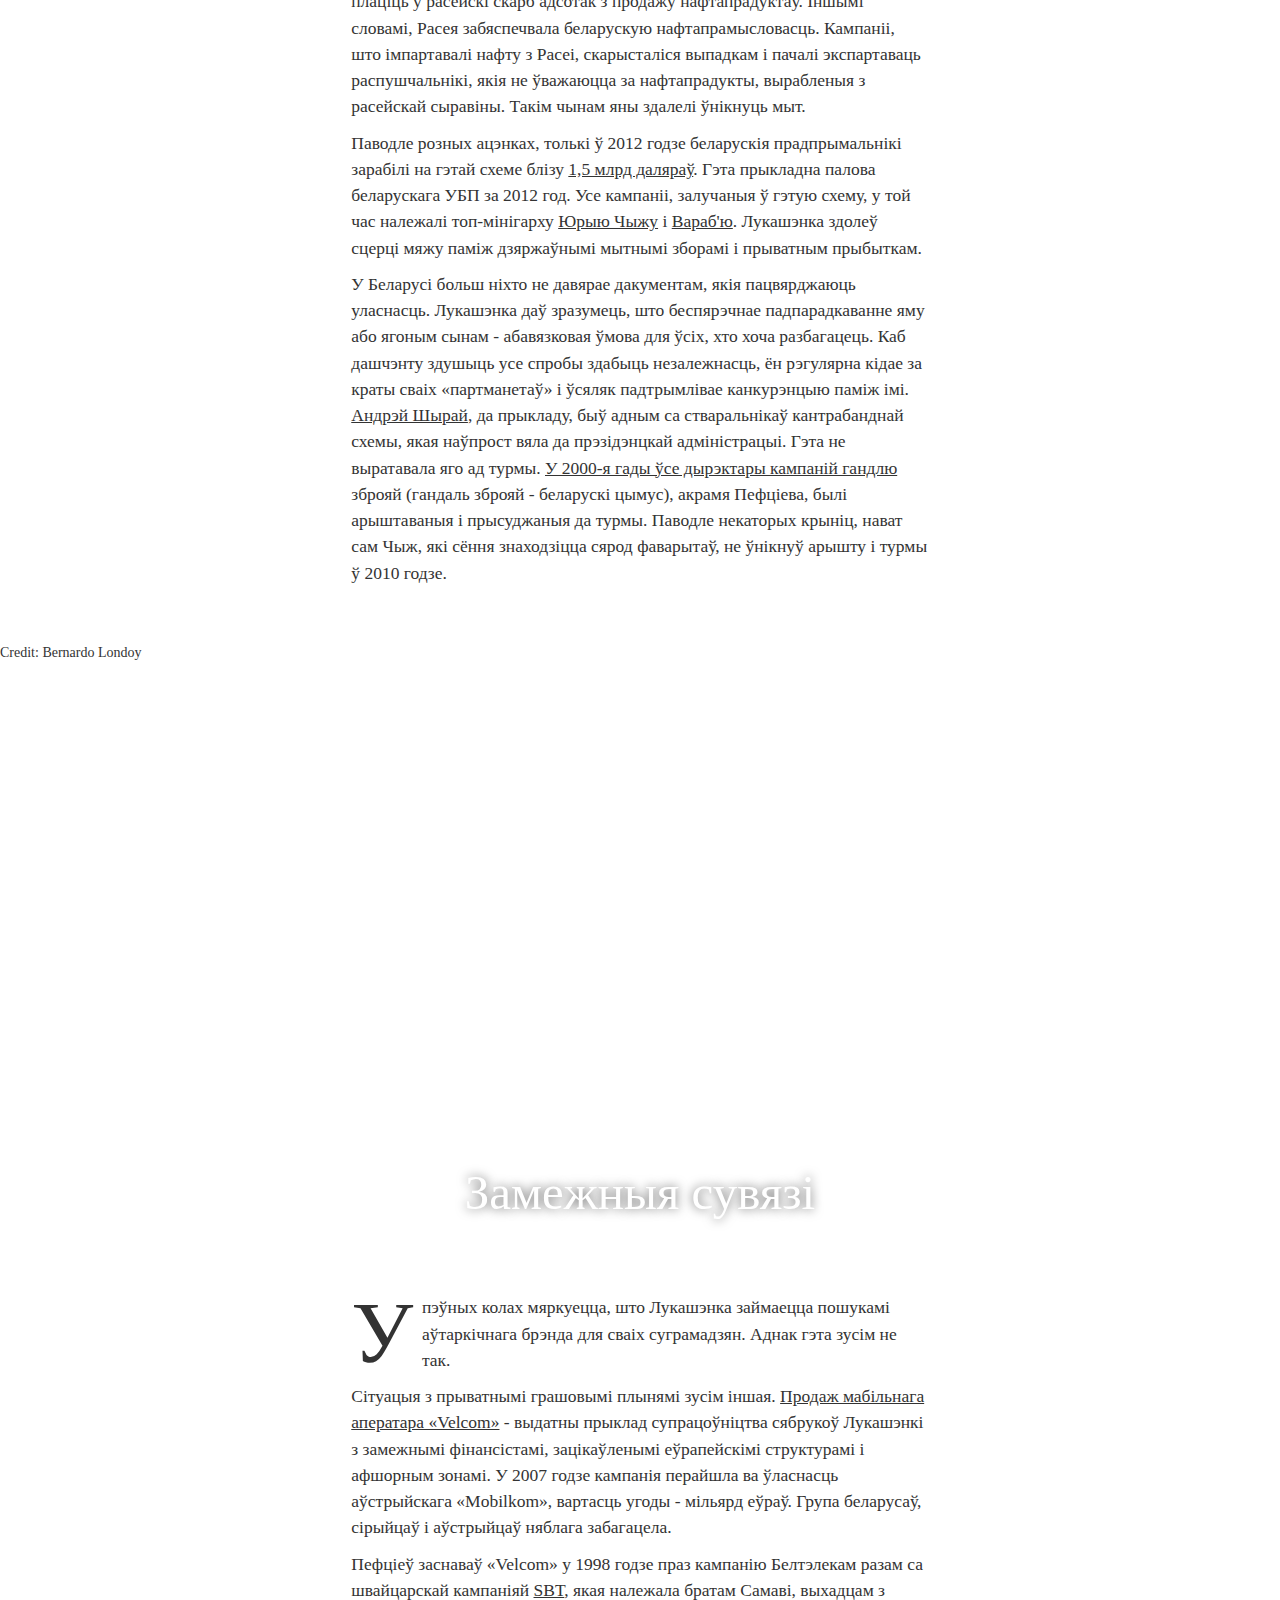
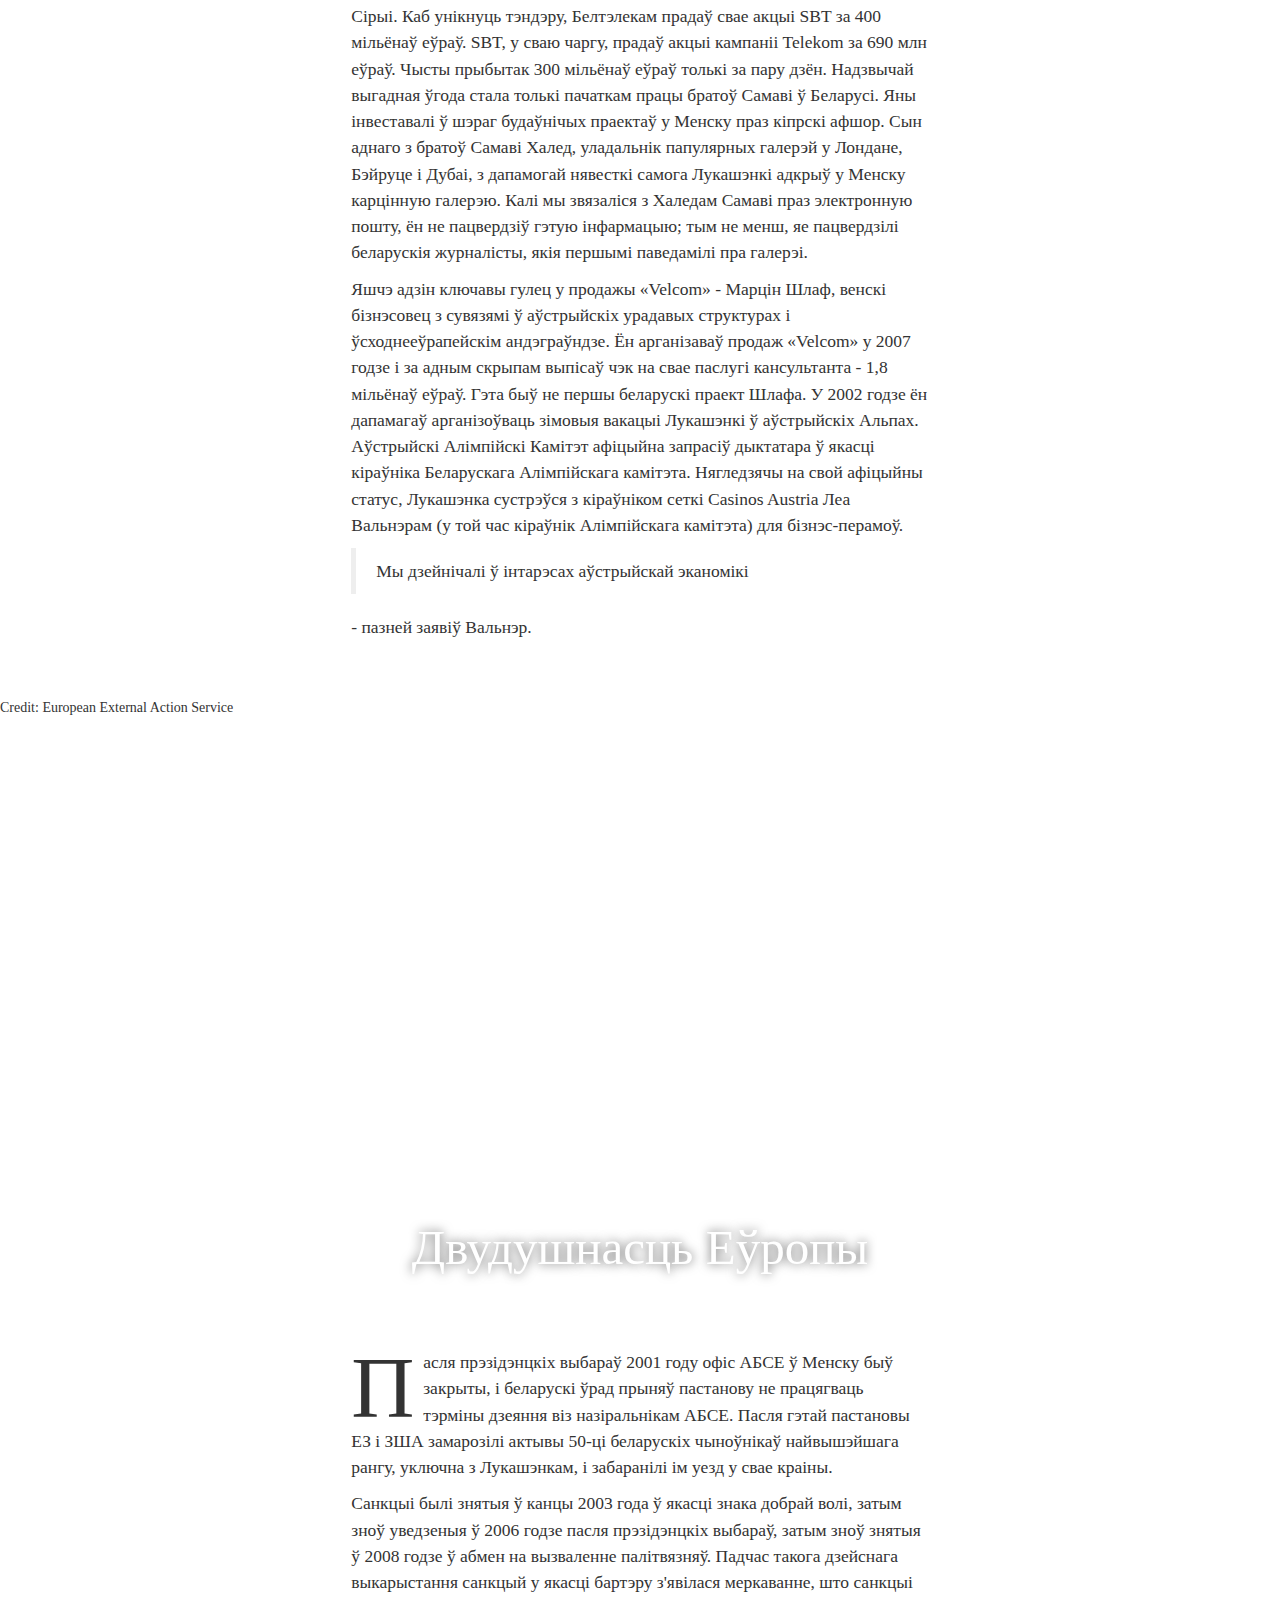
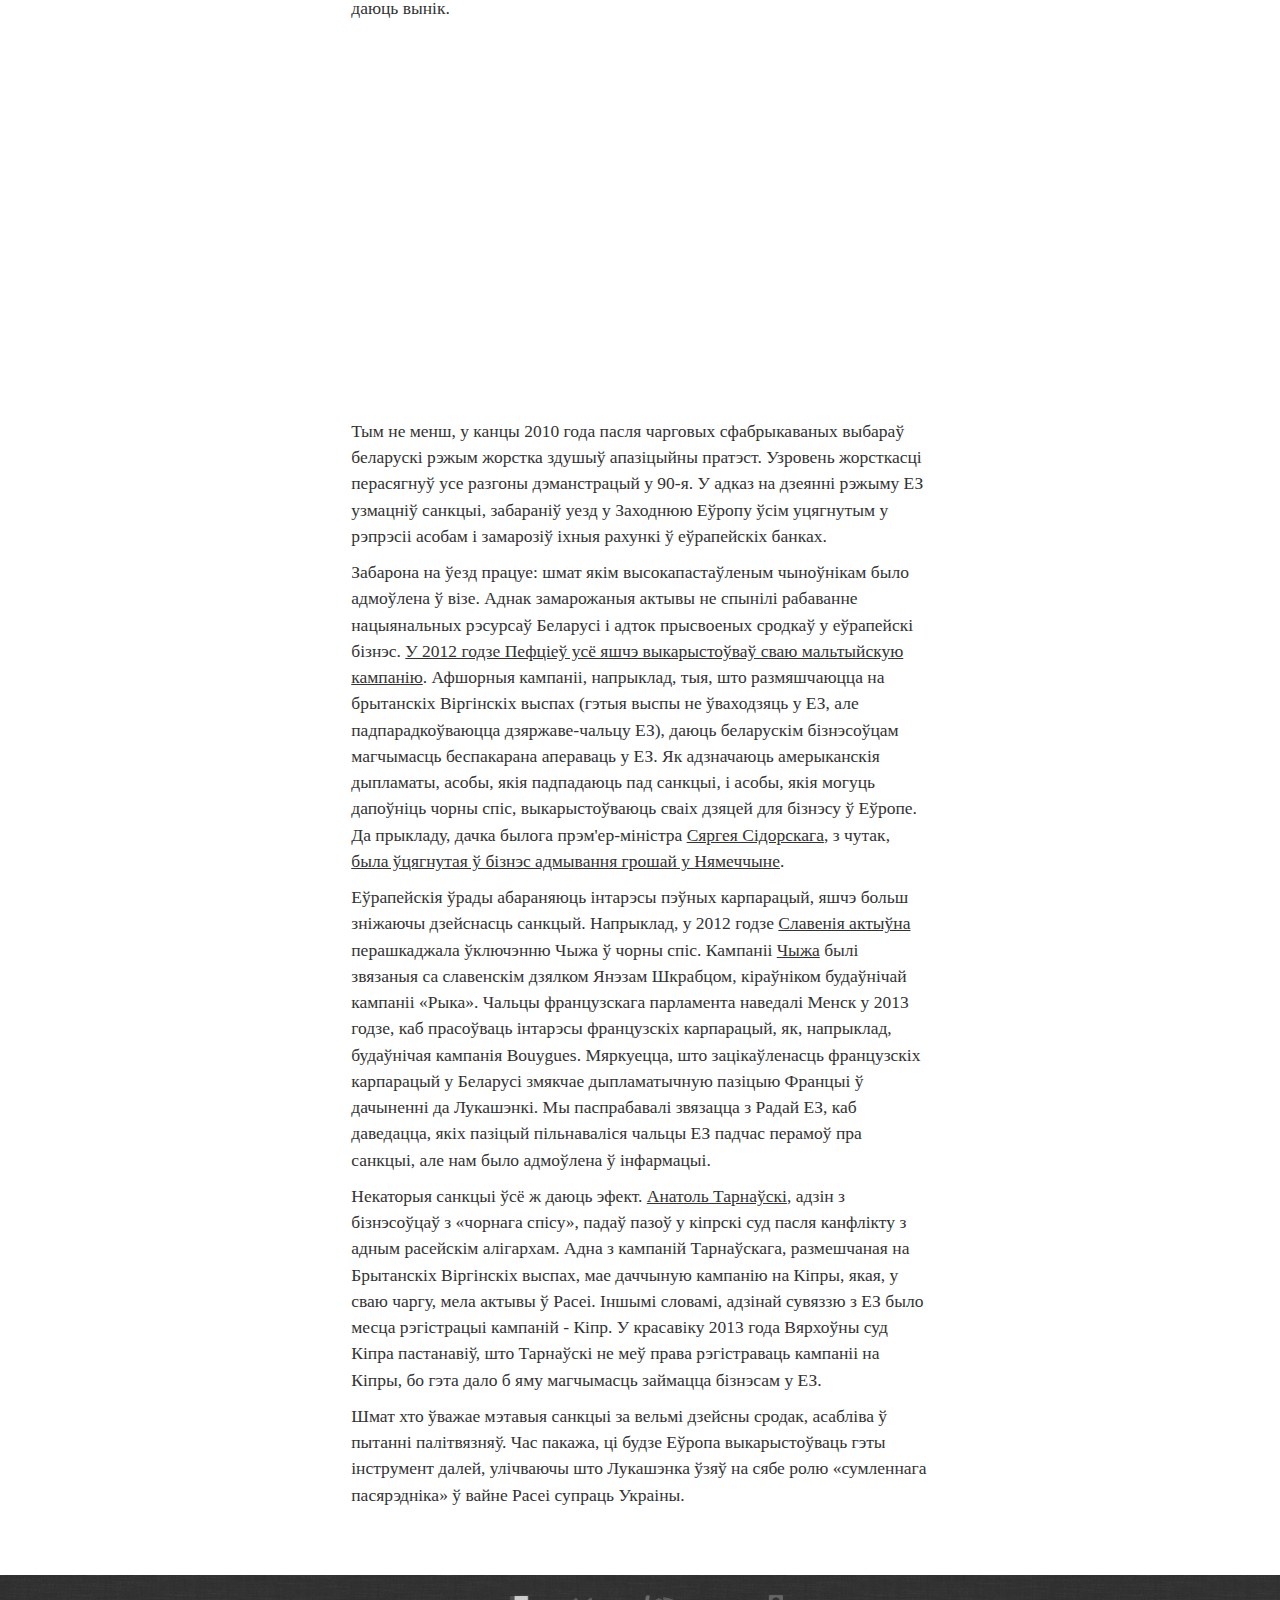
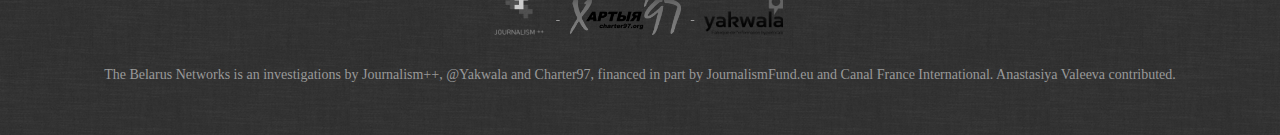
<file: be.html>
<!DOCTYPE html>
<html lang="en">

	<head>
		<meta charset="utf-8"></meta>
		<meta content="IE=edge,chrome=1" http-equiv="X-UA-Compatible">
		<link rel="shortcut icon" type="image/png" href="static/logos/Charter97_favicon.png">
		<meta name="viewport" content="width=device-width, initial-scale=1.0, user-scalable=no">
		<meta name="twitter:card" content="summary_large_image">
		<meta name="twitter:description" content="У беларускіх сетках ">
		<meta property="og:title" content="У беларускіх сетках "/>
		<meta property="og:site_name" content="У беларускіх сетках "/>
		<meta property="og:type" content="article"/>
		<title>У беларускіх сетках </title>

		
	<link rel="stylesheet" href="static/gen/style.css?87d876ac" type="text/css" />


	</head>

	<body class="use-base">

		<div class="header navbar navbar-default navbar-fixed-top reverse" role="navigation">
			<div class="container">
				<div class="navbar-header">
					<button type="button" class="navbar-toggle" data-toggle="collapse" data-target=".navbar-collapse">
						<span class="sr-only">Toggle navigation</span>
						<span class="icon-bar"></span>
						<span class="icon-bar"></span>
						<span class="icon-bar"></span>
					</button>
					<a class="navbar-brand" href="#start"><img src="static/logos/Charter97_favicon.png"/><span class="article_title hidden">У беларускіх сетках </span></a>
				</div>
				<div class="collapse navbar-collapse">
					<div class="bookmark">
						
						

<ul class="nav navbar-nav chapters">
	<li class="active"><a href="#start">Intro</a></li>
	<li><a href="#part1">Мінігархі</a></li>
	<li><a href="#part2">Замежныя сувязі</a></li>
	<li><a href="#part3">Sanctions</a></li>
</ul>

						
					</div>
					<ul class="nav navbar-nav navbar-right">
						<li class=""><a href="index.html">ENGLISH</a></li>
						<li class="active"><a href="be.html">Беларуская</a></li>
						<li class=""><a href="ru.html">Русский</a></li>
					</ul>
				</div><!--/.nav-collapse -->
			</div>
		</div>


		

<div class="main">

	<div class="main_title" id="start" data-src="static/images/cover.jpg">
		<div class="lead">
			У беларускіх сетках 
			<p class="little">З 1994 года Лукашэнка і ягоная світа прысвоілі прыкладна <abbr class="total_amount" title="This amount is a rough estimate based on US diplomatic cables.">10 млрд даляраў народных грошай</abbr>. <br>Пакуль Вы дачыталі да гэтых радкоў, яны сталі багацейшыя яшчэ на $<span id="counter-money"></span>.</p>
		</div>
		<span class="scroll-indicator">
			<div class="icon icon-arrow-down"></div>
		</span>
	</div>
	<div class="article container" id="start">
		<div class="body">

			<p>
				20 гадоў таму Аляксандр Лукашэнка быў абраны прэзідэнтам Беларусі. Прэзідэнцкую пасаду ён займае даўжэй за ўсіх у Еўропе. Існуе меркаванне, што ў гэтым яму дапамагае камбінацыя сацыяльнай справядлівасці і аўтарытарызму: строгі, але справядлівы. Як паказаў наш аналіз грашовых плыняў, якія цыркулююць у беларускай эліце, гэты пункт гледжання вельмі далёкі ад праўды. 
			</p>

			<div class="illustration full" data-src="static/images/longevity.png" data-ratio="3.33139534884"></div>
			
			<p>
				Спадар Лукашэнка і ягоныя сябры ўстанавілі ў Беларусі клептакратычны рэжым - амаль як у Расеі, толькі меншы памерам. Апазіцыя аслабла не ў выніку ягонага клопаты аб народзе, а пасля жорсткіх рэпрэсій. Нягледзячы на санкцыі Еўропы, бізнэс лукашэнкаўскай групоўкі цалкам забяспечваецца за кошт афшорных схем. І, вядома, за кошт простых беларусаў. 
			</p>

			<a href="static/images/map_by_hor.png" target="_blank"><div class="illustration full" data-src="static/images/map_by_hor.png" data-ratio="2.358490"></div></A>

			<p>
				Беларусь - краіна памерам з Вялікабрытанію, дзе жыве столькі ж чалавек, колькі ў Бэльгіі. Сёння Беларусі надаецца менш увагі (<a href="http://www.google.com/trends/explore#q=belarus%2C%20andorra&cmpt=q">прынамсі, у Інтэрнэце</a>), чым Андоры, закінутай у Пірэнэях дзяржаве-карліку. Але сітуацыя імкліва змяняецца. У жніўні Менск узяў на сябе ролю пасярэдніка ў расейска-ўкраінскім канфлікце. У наступным годзе ў Беларусі пройдуць прэзідэнцкія выбары - тэст не толькі на палітычную стабільнасць у краіне (за час кіравання Лукашэнкі вынікі ўсіх выбараў былі сфальсіфікаваныя), але і на гатоўнасць урада сустрэць пратэстоўцаў, як і раней, з дубінкамі і кайданкамі. 
			</p>
			<p>
				Калі еўрапейскія журналісты, заканадаўцы і простыя грамадзяне хочуць хоць штосьці разумець ва Ўсходняй Еўропе праз 10 гадоў, ім спатрэбіцца значна больш інфармацыі пра Беларусь. З гэтай прычыны заснаваныя <em>The Belarus Networks</em>. 
			</p>

			<p>
				Для аналізу грашовых плыняў мы выкарыстоўвалі публічныя крыніцы. Аб злачынствах, учыненых беларускімі кашалькамі цягам апошніх дваццаці гадоў, напісана шмат, але дагэтуль не было ніводнага сістэмнага аналізу наяўнай інфармацыі. Мы паспрабавалі развязаць гэтае рэбус. Наш аналіз паказвае беларускі рэжым у новым святле. У той жа час цалкам разабрацца ў сітуацыі немагчыма - занадта ўжо складаныя махінацыі. Каб дапамагчы журналістам і назіральнікам, мы апублікавалі базу звестак асоб і кампаній на сайце <a href="http://detective.io/detective/belarus-networks">Detective.io/detective/belarus-networks</a>. Большая частка спасылак у артыкуле вядзе да гэтай базы звестак. Такім чынам, мы хочам даць чытачу магчымасць уважліва вывучыць нашыя крыніцы. Калі Вы хочаце дапамагчы, адпраўце нам ліст на адрас <a href="mailto:belarus-networks@Detective.io">belarus-networks@Detective.io.</a> 
			</p>

			

		</div>
	</div>



	<div class="illustration full" data-src="static/images/minsk_bentley.jpg" data-ratio="2.120890774">
		<div class="title">Мінігархі</div>
		<div class="credit">Credit: Александр Кузнецов</div>
	</div>
	<div class="article container" id="part1">
		<div class="body">
			<p>
				«Ненавіджу Беларусь», - заявіла дачка <a href="https://www.detective.io/detective/belarus-networks/person/54911/">Уладзіміра Пефціева</a> ў 2011 годзе, падчас візіту на радзіму свайго бацькі. Сама яна вырасла на Мальце, дзе Пефціеў асталяваўся на пачатку 2000-х. Мальта - краіна ЕЗ, якую часта называюць падатковым раем. У 2007 годзе Пефціеў вярнуўся ў Беларусь, мабыць, на загад Лукашэнкі. Для ягонай дачкі вяртанне на радзіму стала сапраўднай трагедыяй (сёння яна жыве ў ЗША). Пачынаючы з 90-х і цягам амаль дваццаці гадоў Пефціеў быў самым уплывовым бізнэсоўцам краіны. Паводле розных ацэнак, розныя махінацыі прынеслі яму больш за мільярд даляраў. Але ў адрозненне ад расейскіх алігархаў Рамана Абрамовіча і нябожчыка Барыса Беразоўскага, які жыў у Лондане, Пефціеў заўсёды быў у полі зроку Лукашэнкі.
			</p>
			<p>
				Кар'ера Пефціева пачалася ў 1993 годзе, калі ён заснаваў супольнае прадпрыемства <a href="https://www.detective.io/detective/belarus-networks/company/54920/">Белтэхэкспарт</a>. Кампанія займалася продажам узбраення, што засталося ў краіне пасля раскідання СССР (а за савецкім часам Беларусь грала адну з ключавых роляў у вайсковай прамысловасці). Зброю прадавалі ўсім ахвотным. Затым да ўлады прыйшоў Лукашэнка, шмат у чым дзякуючы сваёй перадвыбарнай кампаніі, дзе ён абяцаў змагацца з карупцыяй. Пефціеў неадкладна пераключыўся з Вячаслава Кебіча, які ў той час быў прэм'ер-міністрам, на клан Лукашэнкі. У той жа час ён <a href="http://charter97.org/en/news/2013/9/4/75078/">зблізіўся з Віктарам Бутам</a>, вядомым дзялком на рынку зброі.</p>
			<p>
				Белтэхэкспарт пастаўляў зброю і амуніцыю ў шэраг краін, прынамсі, у Кітай і, з чутак, у Паўночную Карэю. Акрамя таго, Белтэхэкспарт удзельнічаў у продажы баявых самалётаў для войска <a href="https://www.detective.io/detective/belarus-networks/scheme/55815/">Лаўрэнта Гбаго</a>, у той час - прэзідэнта Кот-д'Івуара. Тыя ж самыя самалёты ў 2004 годзе разбамбілі базу французскага войска ў Буацы - 9 загінулых, дзесяткі параненых. Не далей, як у 2007 годзе дырэктар Белтэхэкспарту адзначыўся ў скандале з дэталямі МІГ-29, што нелегальна накіроўваў у Бангладэш, якія выявілі ў Латвіі. 
			</p>
			<p>
				Паралельна з продажам савецкай зброі Пефціеў развіваў і іншыя кірункі свайго бізнэсу. У 1998 годзе ён стаў адным з заснавальнікаў супольнага прадпрыемства МЛС (Мабільныя Лічбавыя Сістэмы) - уладальнікам «Velcom», які з часам стаў найбуйнейшым мабільным аператарам краіны. Затым Пефціеў пашырыў партфоліё, дадаўшы да свайго падкантрольнага холдынгу «Белтэх» завод <a href="https://www.detective.io/detective/belarus-networks/company/54918/">«Аквадзіў»</a>.
			</p>
			<p>
				Але і гэта не ўсё: разам са старэйшым сынам прэзідэнта <a href="https://www.detective.io/detective/belarus-networks/person/54843/">Дзмітрыем Лукашэнкам</a> таленавіты прадпрымальнік заснаваў латарэю <a href="https://www.detective.io/detective/belarus-networks/company/54919/">«Спорт-Пары»</a>. Жонку Дзмітрыя Лілію Пефціеў уладкаваў дырэктарам фінансавай кампаніі <a href="https://www.detective.io/detective/belarus-networks/company/55833/">«Eastleigh Trading»</a>. Такім чынам, моцна прывязаўшы сям'ю Лукашэнкі да свайго бізнэсу, Пефціеў гарантаваў сабе волю. І ўсё ж ніхто не мог гарантаваць, што Пефціеў не патрапіць у няласку. 
			</p>
			<p>
				Адрозна ад большасці постсацыялістычных краін, у Беларусі няма класічных алігархаў, якія зрабілі багацце на прыватызацыі, хоць бы таму, што татальнай прыватызацыі ў Беларусі не было. Іншая прычына - гэта савецкі падыход да ўласнасці і ролі дзяржавы ў ёй: усё вакол дзяржаўнае, і дзяржава можа распараджацца сваёй маёмасцю на сваё меркаванне. А дзяржава - гэта Аляксандр Лукашэнка, значыць, ён можа раздаваць фабрыкі і заводы сваім сябрам, як толькі яму заманецца. Гэтая сітуацыя натхніла амерыканскага навукоўца <a href="http://yalepress.yale.edu/yupbooks/book.asp?isbn=9780300134353">Эндру Уілсана</a> на стварэнне новага тэрміна «мінігархі» - заможныя беларусы. 
			</p>
			<p>
				Да прыкладу, кагадзе Лукашэнка ўласнаручна перадаў завод вітамінных канцэнтратаў - дзяржаўную ўласнасць коштам <a href="https://www.detective.io/detective/belarus-networks/company/56057/">7 мільёнаў еўраў</a> - кампаніі Мікалая Вараб'я <a href="https://www.detective.io/detective/belarus-networks/company/54970/">«Інтэрсэрвіс»</a>. Нічога дзіўнага ў гэтым няма, бо <a href="https://www.detective.io/detective/belarus-networks/person/54969/">Варабей</a> - блізкі сябар Лукашэнкі. 
			</p>
			<p>
				Дзяржава забірае столькі ж, колькі і дае. Падрабязнасці гэтых угод знайсці нялёгка, галоўным чынам таму, што ў іх замяшаныя кампаніі з брытанскіх афшорных зон, якія не выдаюць імёны ўладальнікаў. Тым не менш, ёсць усе падставы меркаваць, што некалькі намінальна прыватных кампаній дзейнічаюць ад імя дзяржавы. Тыповы таму прыклад - так званая <a href="https://www.detective.io/detective/belarus-networks/scheme/56038/">схема распушчальнікаў</a>. 
			</p>
			<p>
				У рамках асобнага пагаднення Расея гарантавала Беларусі права купляць расейскую нафту без мытаў. У абмен на льготы Беларусь абавязалася плаціць у расейскі скарб адсотак з продажу нафтапрадуктаў. Іншымі словамі, Расея забяспечвала беларускую нафтапрамысловасць. Кампаніі, што імпартавалі нафту з Расеі, скарысталіся выпадкам і пачалі экспартаваць распушчальнікі, якія не ўважаюцца за нафтапрадукты, вырабленыя з расейскай сыравіны. Такім чынам яны здалелі ўнікнуць мыт. 
			</p>
			<p>
				Паводле розных ацэнках, толькі ў 2012 годзе беларускія прадпрымальнікі зарабілі на гэтай схеме блізу <a href="http://belarusdigest.com/story/belarusian-solvents-tricky-path-economic-growth-10438">1,5 млрд даляраў</a>. Гэта прыкладна палова беларускага УБП за 2012 год. Усе кампаніі, залучаныя ў гэтую схему, у той час належалі топ-мінігарху <a href="https://www.detective.io/detective/belarus-networks/person/55319/">Юрыю Чыжу</a> і <a href="https://www.detective.io/detective/belarus-networks/person/54969/">Вараб'ю</a>. Лукашэнка здолеў сцерці мяжу паміж дзяржаўнымі мытнымі зборамі і прыватным прыбыткам. 
			</p>
			<p>
				У Беларусі больш ніхто не давярае дакументам, якія пацвярджаюць уласнасць. Лукашэнка даў зразумець, што беспярэчнае падпарадкаванне яму або ягоным сынам - абавязковая ўмова для ўсіх, хто хоча разбагацець. Каб дашчэнту здушыць усе спробы здабыць незалежнасць, ён рэгулярна кідае за краты сваіх «партманетаў» і ўсяляк падтрымлівае канкурэнцыю паміж імі. <a href="https://www.detective.io/detective/belarus-networks/person/54906/">Андрэй Шырай</a>, да прыкладу, быў адным са стваральнікаў кантрабанднай схемы, якая наўпрост вяла да прэзідэнцкай адміністрацыі. Гэта не выратавала яго ад турмы. <a href="http://www.kommersant.ru/doc/1896992">У 2000-я гады ўсе дырэктары кампаній гандлю</a> зброяй (гандаль зброяй - беларускі цымус), акрамя Пефціева, былі арыштаваныя і прысуджаныя да турмы. Паводле некаторых крыніц, нават сам Чыж, які сёння знаходзіцца сярод фаварытаў, не ўнікнуў арышту і турмы ў 2010 годзе. 
			</p>

		</div>
			
	</div>
	
	<div class="illustration full" data-src="static/images/lukashenko_chavez.jpg" data-ratio="2.120890774">
			<div class="title">Замежныя сувязі</div>
			<div class="credit">Credit: Bernardo Londoy</div>
	</div>
	<div class="article container" id="part2">
		<div class="body">

			<p>
				У пэўных колах мяркуецца, што Лукашэнка займаецца пошукамі аўтаркічнага брэнда для сваіх суграмадзян. Аднак гэта зусім не так.
			</p>
			<p>
				Сітуацыя з прыватнымі грашовымі плынямі зусім іншая. <a href="https://www.detective.io/detective/belarus-networks/scheme/54892/">Продаж мабільнага аператара «Velcom»</a> - выдатны прыклад супрацоўніцтва сябрукоў Лукашэнкі з замежнымі фінансістамі, зацікаўленымі еўрапейскімі структурамі і афшорным зонамі. У 2007 годзе кампанія перайшла ва ўласнасць аўстрыйскага «Mobilkom», вартасць угоды - мільярд еўраў. Група беларусаў, сірыйцаў і аўстрыйцаў няблага забагацела. 
			</p>
			<p>
				Пефціеў заснаваў «Velcom» у 1998 годзе праз кампанію Белтэлекам разам са швайцарскай кампаніяй <a href="https://www.detective.io/detective/belarus-networks/company/54992/">SBT</A>, якая належала братам Самаві, выхадцам з Сірыі. Каб унікнуць тэндэру, Белтэлекам прадаў свае акцыі SBT за 400 мільёнаў еўраў. SBT, у сваю чаргу, прадаў акцыі кампаніі Telekom за 690 млн еўраў. Чысты прыбытак 300 мільёнаў еўраў толькі за пару дзён. Надзвычай выгадная ўгода стала толькі пачаткам працы братоў Самаві ў Беларусі. Яны інвеставалі ў шэраг будаўнічых праектаў у Менску праз кіпрскі афшор. Сын аднаго з братоў Самаві Халед, уладальнік папулярных галерэй у Лондане, Бэйруце і Дубаі, з дапамогай нявесткі самога Лукашэнкі адкрыў у Менску карцінную галерэю. Калі мы звязаліся з Халедам Самаві праз электронную пошту, ён не пацвердзіў гэтую інфармацыю; тым не менш, яе пацвердзілі беларускія журналісты, якія першымі паведамілі пра галерэі. 
			</p>
			<p>
				Яшчэ адзін ключавы гулец у продажы «Velcom» - Марцін Шлаф, венскі бізнэсовец з сувязямі ў аўстрыйскіх урадавых структурах і ўсходнееўрапейскім андэграўндзе. Ён арганізаваў продаж «Velcom» у 2007 годзе і за адным скрыпам выпісаў чэк на свае паслугі кансультанта - 1,8 мільёнаў еўраў. Гэта быў не першы беларускі праект Шлафа. У 2002 годзе ён дапамагаў арганізоўваць зімовыя вакацыі Лукашэнкі ў аўстрыйскіх Альпах. Аўстрыйскі Алімпійскі Камітэт афіцыйна запрасіў дыктатара ў якасці кіраўніка Беларускага Алімпійскага камітэта. Нягледзячы на свой ​​афіцыйны статус, Лукашэнка сустрэўся з кіраўніком сеткі Casinos Austria Леа Вальнэрам (у той час кіраўнік Алімпійскага камітэта) для бізнэс-перамоў.

				<blockquote>
					Мы дзейнічалі ў інтарэсах аўстрыйскай эканомікі
				</blockquote>

				- пазней заявіў Вальнэр.
			</p>

		</div>

	</div>

	<div class="illustration full" data-src="static/images/minsk_forum.jpg" data-ratio="2.120890774">
		<div class="title">Двудушнасць Еўропы</div>
		<div class="credit">Credit: European External Action Service</div>
	</div>
	<div class="article container" id="part3">
		<div class="body">
			<p>
				Пасля прэзідэнцкіх выбараў 2001 году офіс АБСЕ ў Менску быў закрыты, і беларускі ўрад прыняў пастанову не працягваць тэрміны дзеяння віз назіральнікам АБСЕ. Пасля гэтай пастановы ЕЗ і ЗША замарозілі актывы 50-ці беларускіх чыноўнікаў найвышэйшага рангу, уключна з Лукашэнкам, і забаранілі ім уезд у свае краіны. 
			</p>
			<p>
				Санкцыі былі знятыя ў канцы 2003 года ў якасці знака добрай волі, затым зноў уведзеныя ў 2006 годзе пасля прэзідэнцкіх выбараў, затым зноў знятыя ў 2008 годзе ў абмен на вызваленне палітвязняў. Падчас такога дзейснага выкарыстання санкцый у якасці бартэру з'явілася меркаванне, што санкцыі даюць вынік. 
			</p>

			<div class="illustration full" data-src="static/images/sanctions.png" data-ratio="1.7192777"></div>

			<p>
				Тым не менш, у канцы 2010 года пасля чарговых сфабрыкаваных выбараў беларускі рэжым жорстка здушыў апазіцыйны пратэст. Узровень жорсткасці перасягнуў усе разгоны дэманстрацый у 90-я. У адказ на дзеянні рэжыму ЕЗ узмацніў санкцыі, забараніў уезд у Заходнюю Еўропу ўсім уцягнутым у рэпрэсіі асобам і замарозіў іхныя рахункі ў еўрапейскіх банках. 
			</p>

			<p>
				Забарона на ўезд працуе: шмат якім высокапастаўленым чыноўнікам было адмоўлена ў візе. Аднак замарожаныя актывы не спынілі рабаванне нацыянальных рэсурсаў Беларусі і адток прысвоеных сродкаў у еўрапейскі бізнэс. <a href="http://www.maltatoday.com.mt/news/national/16293/foreign-ministry-issues-penalties-on-trade-with-belarus-tycoon-20120223">У 2012 годзе Пефціеў усё яшчэ выкарыстоўваў сваю мальтыйскую кампанію</a>. Афшорныя кампаніі, напрыклад, тыя, што размяшчаюцца на брытанскіх Віргінскіх выспах (гэтыя выспы не ўваходзяць у ЕЗ, але падпарадкоўваюцца дзяржаве-чальцу ЕЗ), даюць беларускім бізнэсоўцам магчымасць беспакарана апераваць у ЕЗ. Як адзначаюць амерыканскія дыпламаты, асобы, якія падпадаюць пад санкцыі, і асобы, якія могуць дапоўніць чорны спіс, выкарыстоўваюць сваіх дзяцей для бізнэсу ў Еўропе. Да прыкладу, дачка былога прэм'ер-міністра <a href="https://www.detective.io/detective/belarus-networks/person/54880/">Сяргея Сідорскага</a>, з чутак, <a href="https://www.wikileaks.org/plusd/cables/06MINSK605_a.html">была ўцягнутая ў бізнэс адмывання грошай у Нямеччыне</a>. 
			</p>
			
			<p>
				Еўрапейскія ўрады абараняюць інтарэсы пэўных карпарацый, яшчэ больш зніжаючы дзейснасць санкцый. Напрыклад, у 2012 годзе <a href="http://www.rferl.org/content/whats_behind_slovenia_efforts_to_spare_belarus_chizh_eu_sanctions_minsk_lukashenko/24498166.html">Славенія актыўна</a> перашкаджала ўключэнню Чыжа ў чорны спіс. Кампаніі <a href="https://www.detective.io/detective/belarus-networks/person/55319/">Чыжа</a> былі звязаныя са славенскім дзялком Янэзам Шкрабцом, кіраўніком будаўнічай кампаніі «Рыка». Чальцы французскага парламента наведалі Менск у 2013 годзе, каб прасоўваць інтарэсы французскіх карпарацый, як, напрыклад, будаўнічая кампанія Bouygues. Мяркуецца, што зацікаўленасць французскіх карпарацый у Беларусі змякчае дыпламатычную пазіцыю Францыі ў дачыненні да Лукашэнкі. Мы паспрабавалі звязацца з Радай ЕЗ, каб даведацца, якіх пазіцый пільнаваліся чальцы ЕЗ падчас перамоў пра санкцыі, але нам было адмоўлена ў інфармацыі. 
			</p>

			<p>
				Некаторыя санкцыі ўсё ж даюць эфект. <a href="https://www.detective.io/detective/belarus-networks/person/56016/">Анатоль Тарнаўскі</a>, адзін з бізнэсоўцаў з «чорнага спісу», падаў пазоў у кіпрскі суд пасля канфлікту з адным расейскім алігархам. Адна з кампаній Тарнаўскага, размешчаная на Брытанскіх Віргінскіх выспах, мае даччыную кампанію на Кіпры, якая, у сваю чаргу, мела актывы ў Расеі. Іншымі словамі, адзінай сувяззю з ЕЗ было месца рэгістрацыі кампаній - Кіпр. У красавіку 2013 года Вярхоўны суд Кіпра пастанавіў, што Тарнаўскі не меў права рэгістраваць кампаніі на Кіпры, бо гэта дало б яму магчымасць займацца бізнэсам у ЕЗ. 
			</p>

			<p>
				Шмат хто ўважае мэтавыя санкцыі за вельмі дзейсны сродак, асабліва ў пытанні палітвязняў. Час пакажа, ці будзе Еўропа выкарыстоўваць гэты інструмент далей, улічваючы што Лукашэнка ўзяў на сябе ролю «сумленнага пасярэдніка» ў вайне Расеі супраць Украіны.
			</p>

		</div>
	</div>

	
</div>

</div><!-- /.container -->



		<footer class="footer">
	<div>
		<ul class="list-inline logos">
			<li class="">
				<a href="http://jplusplus.org" target="_blank">
					<img class="jpp_logo" src="static/logos/JPP_Logo.png" alt="Journalism++">
				</a>
				<a href="http://charter97.org" target="_blank">
					<img class="jpp_logo" src="static/logos/Charter97_logo.png" alt="Charter97">
				</a>
				<a href="http://yakwala.fr/" target="_blank">
					<img class="jpp_logo" src="static/logos/yakwala_logo.png" alt="Yakwala">
				</a>
			</li>
		</ul>
	</div>
	<div class="row clearfix">
		
		<div>
			<p>
				

		

				<span class="mentions">The Belarus Networks is an investigations by Journalism++, @Yakwala and Charter97, financed in part by JournalismFund.eu and Canal France International. Anastasiya Valeeva contributed.</span>
			</p>

		</div>
	</div>
	
</footer>



		
	<script type="text/javascript" src="static/gen/scripts.js?0c6ccd77"></script>



<script type="text/javascript">
	var navigation = new Navigation();
	var _gaq = _gaq || [];
_gaq.push(['_setAccount', 'UA-26208352-5']);
_gaq.push(['_trackPageview']);
(function() {
	var ga = document.createElement('script'); ga.type = 'text/javascript'; ga.async = true;
	ga.src = ('https:' == document.location.protocol ? 'https://ssl' : 'http://www') + '.google-analytics.com/ga.js';
	var s = document.getElementsByTagName('script')[0]; s.parentNode.insertBefore(ga, s);
})();
</script>

	</body>
</html>
</file>
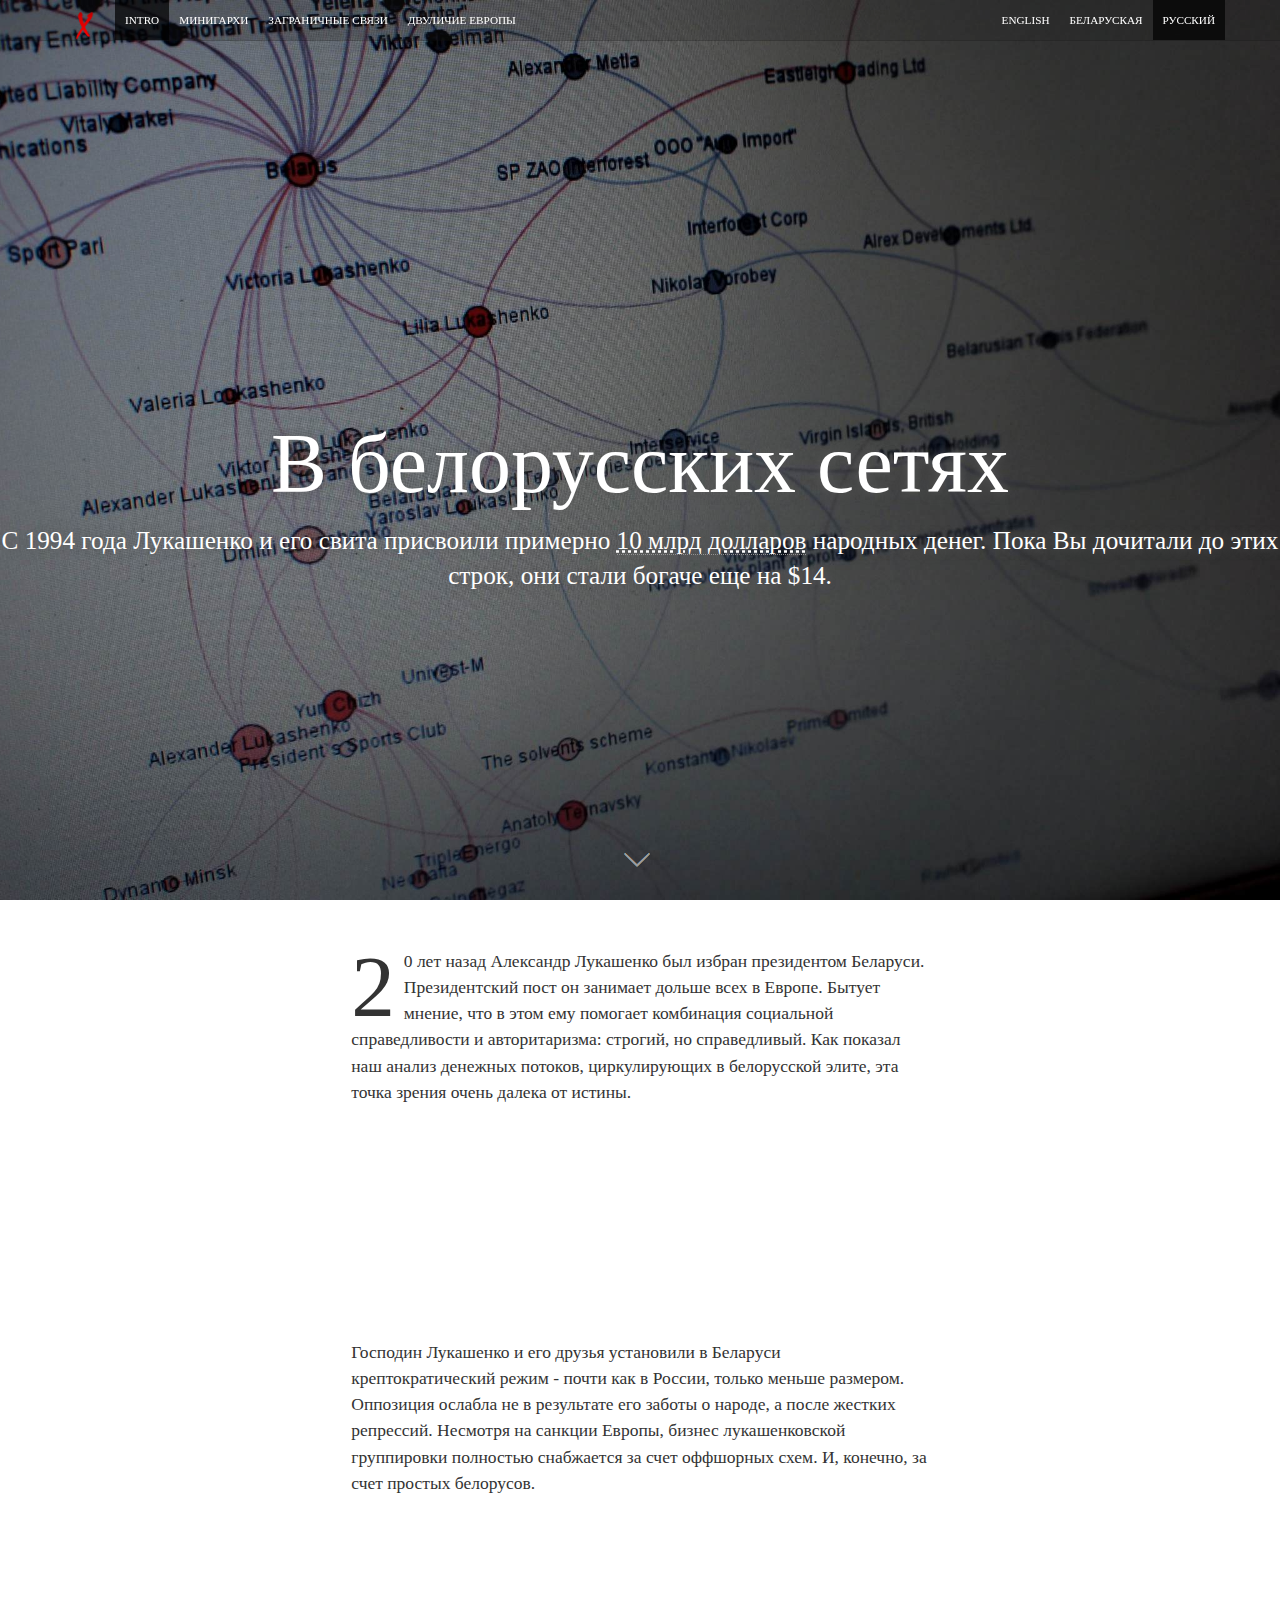
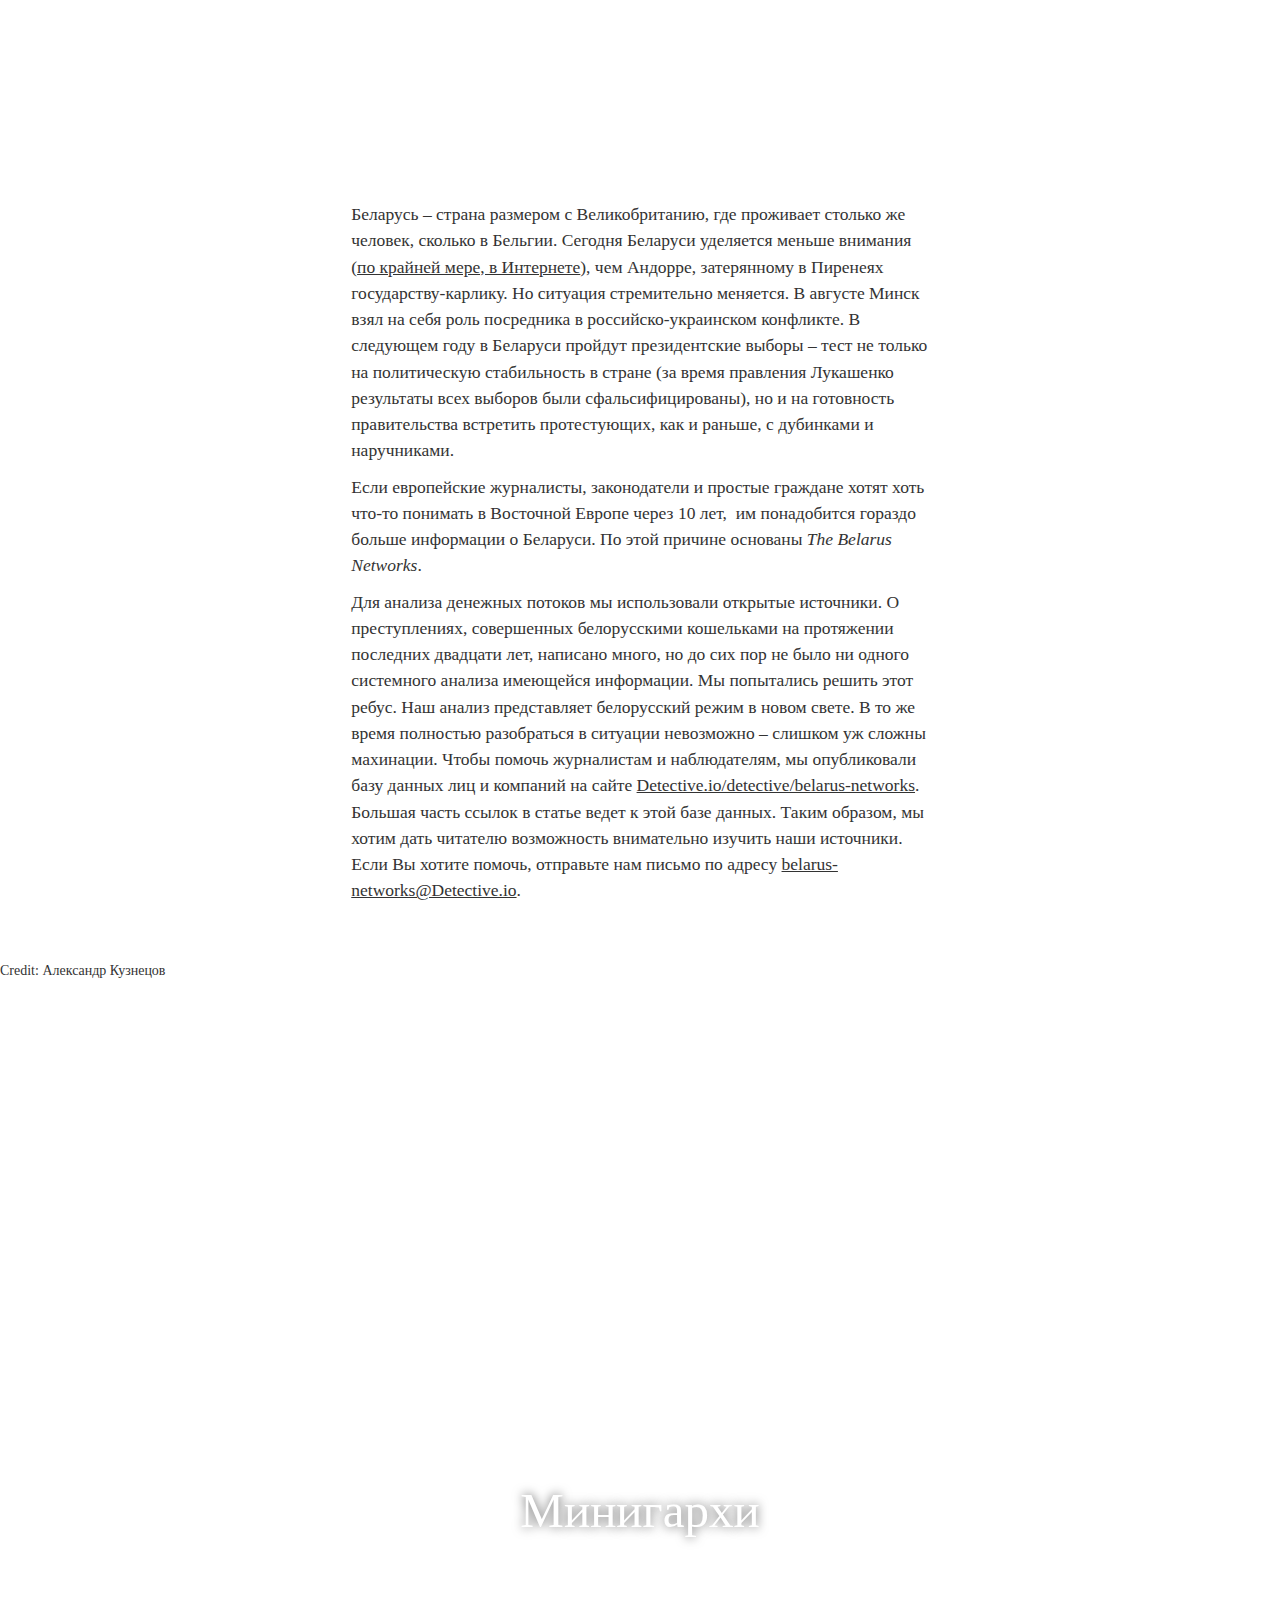
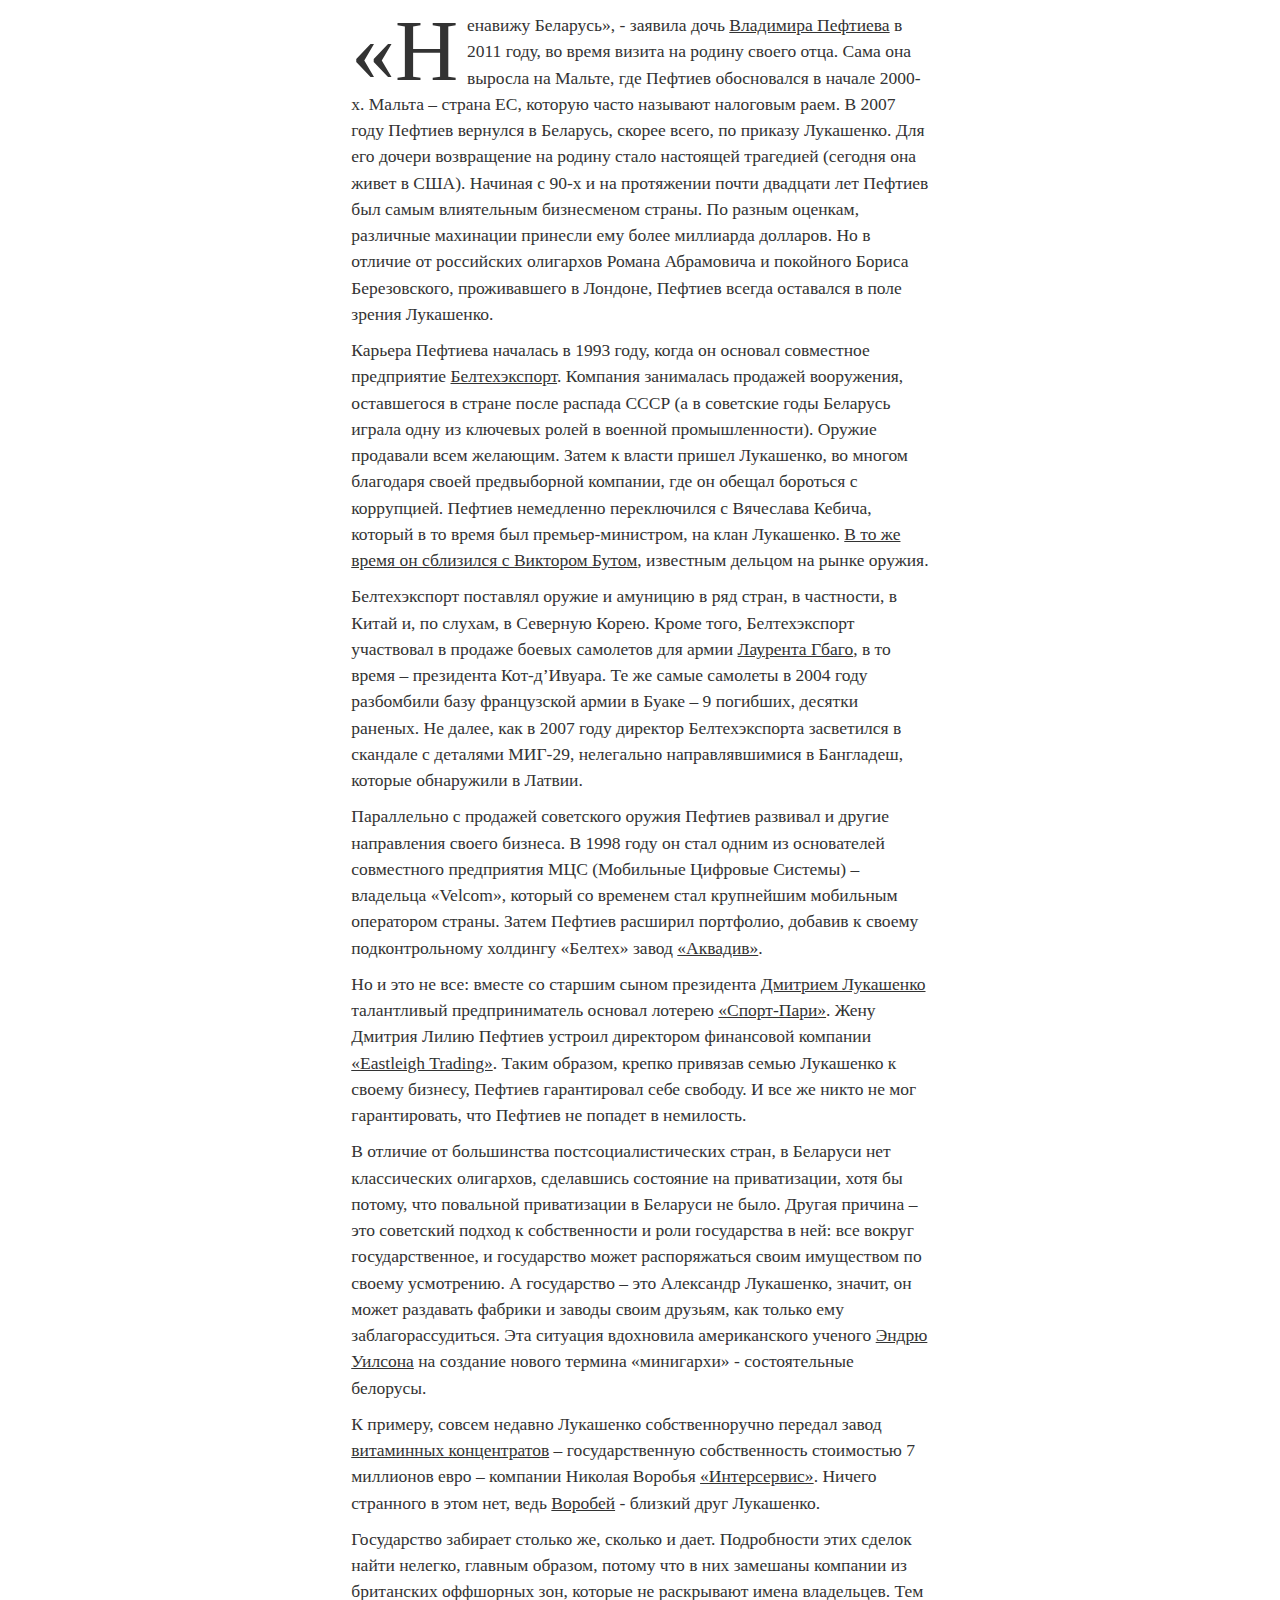
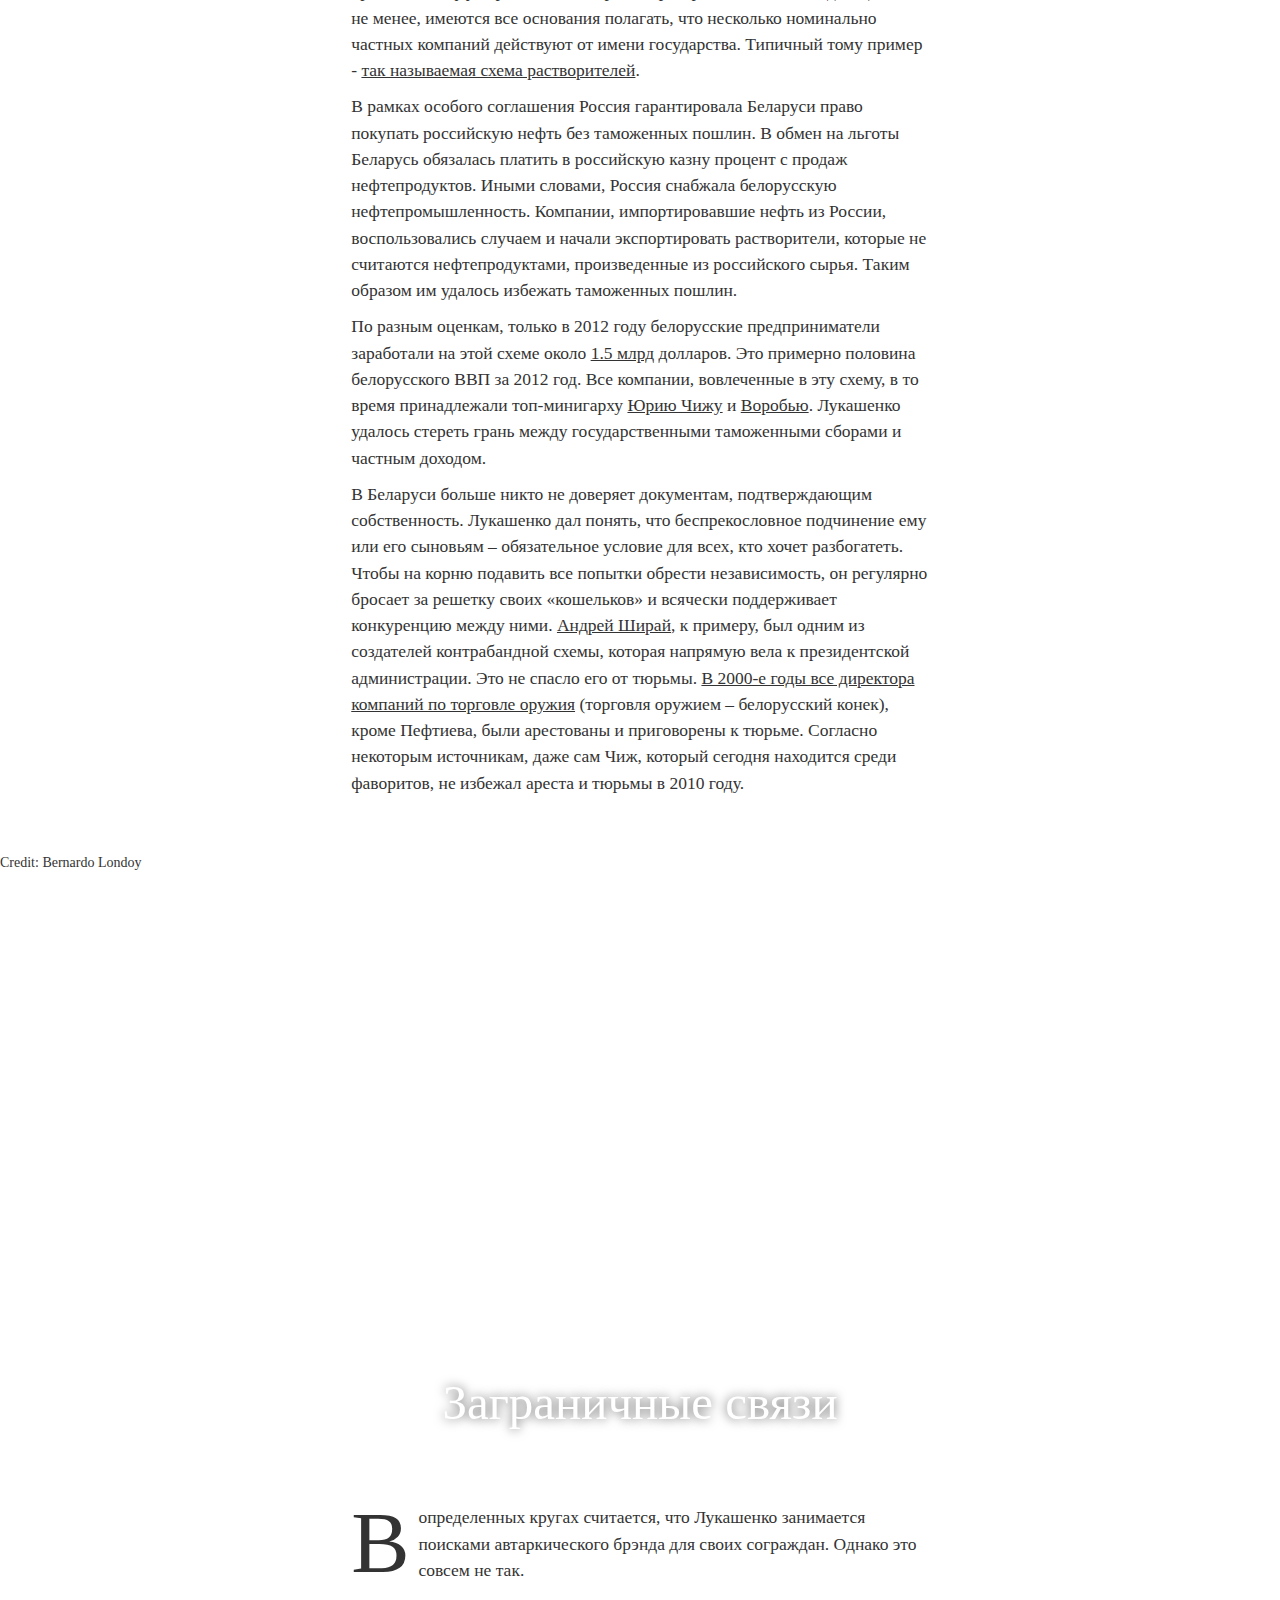
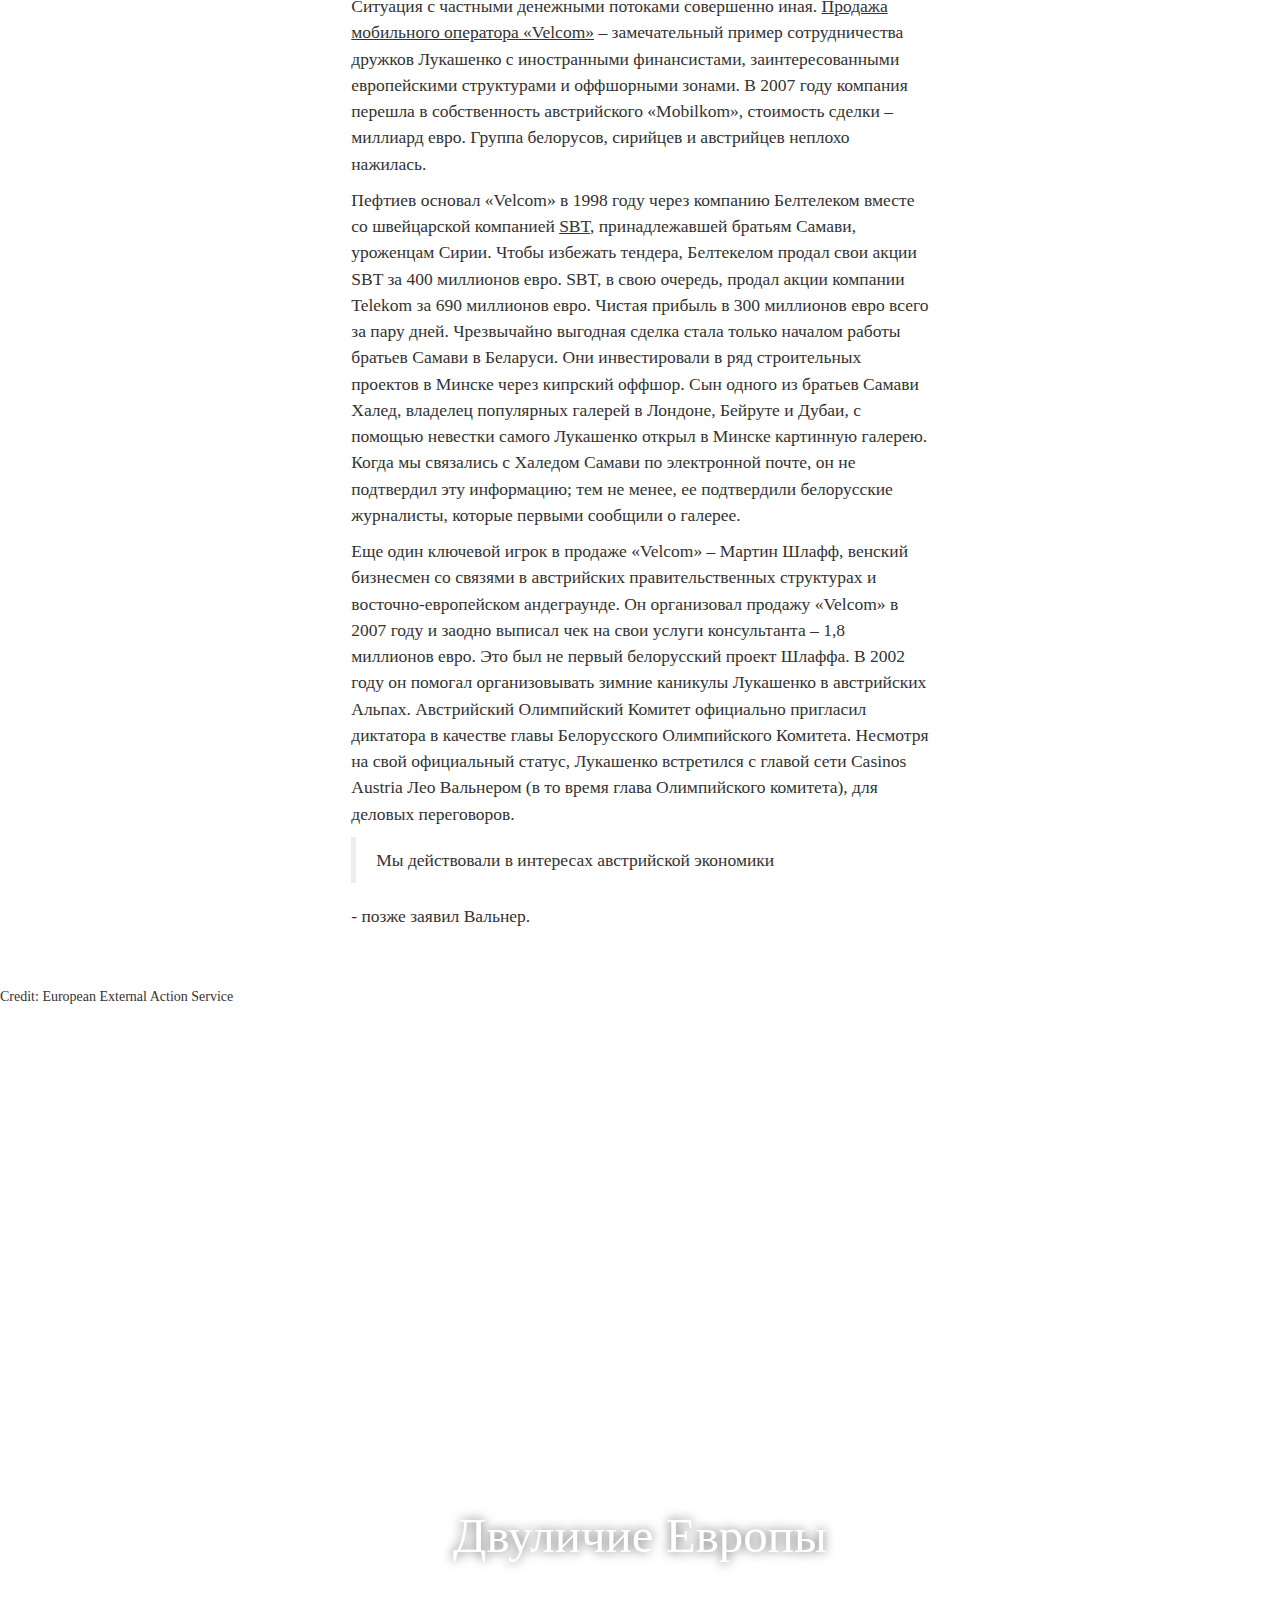
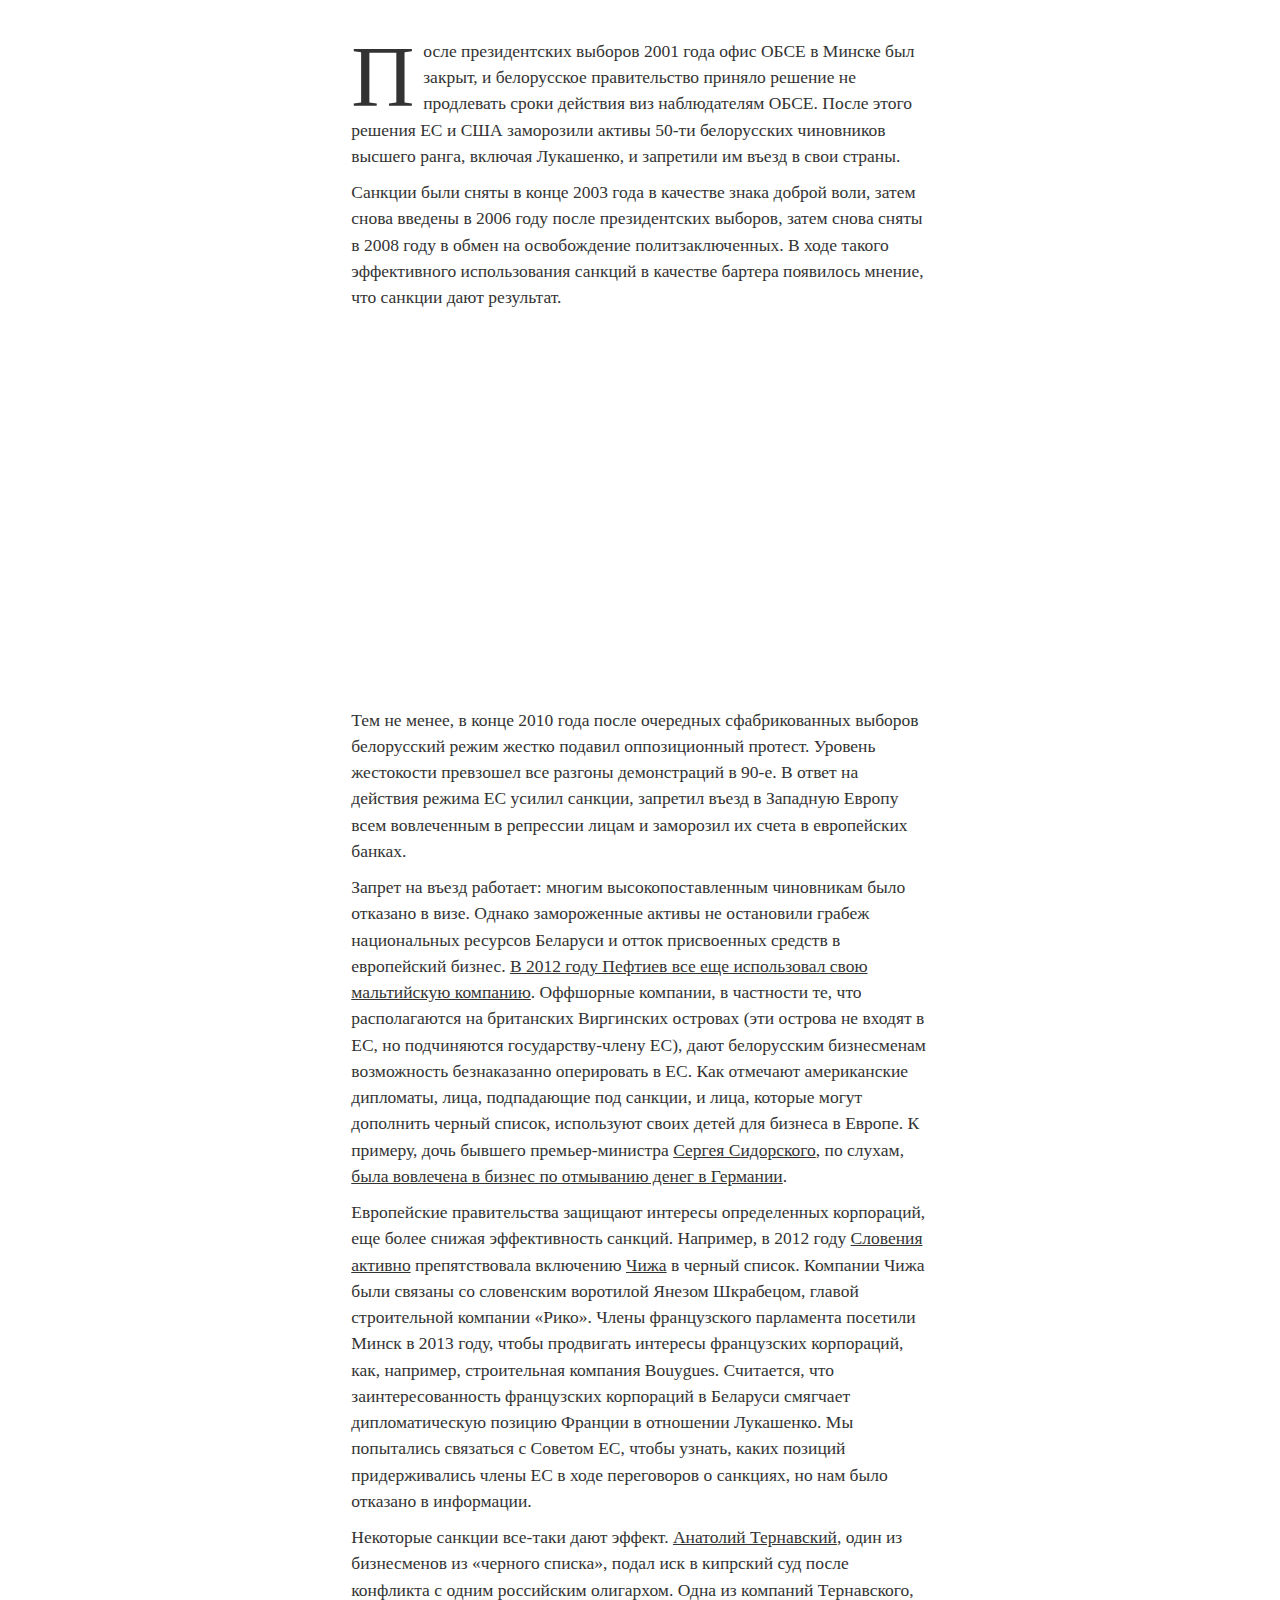
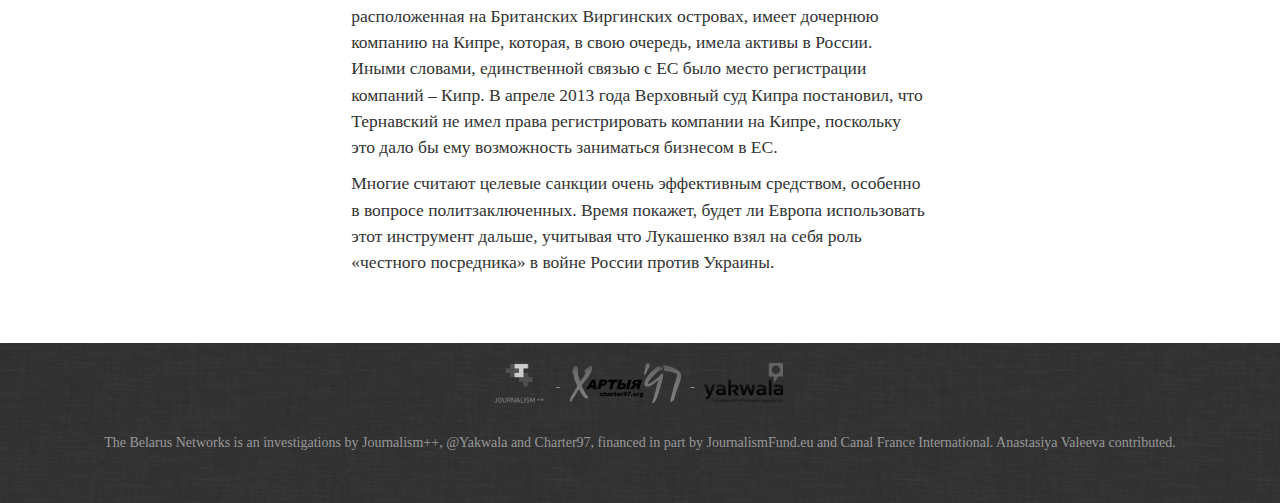
<file: ru.html>
<!DOCTYPE html>
<html lang="en">

	<head>
		<meta charset="utf-8"></meta>
		<meta content="IE=edge,chrome=1" http-equiv="X-UA-Compatible">
		<link rel="shortcut icon" type="image/png" href="static/logos/Charter97_favicon.png">
		<meta name="viewport" content="width=device-width, initial-scale=1.0, user-scalable=no">
		<meta name="twitter:card" content="summary_large_image">
		<meta name="twitter:description" content="В белорусских сетях">
		<meta property="og:title" content="В белорусских сетях"/>
		<meta property="og:site_name" content="В белорусских сетях"/>
		<meta property="og:type" content="article"/>
		<title>В белорусских сетях</title>

		
	<link rel="stylesheet" href="static/gen/style.css?87d876ac" type="text/css" />


	</head>

	<body class="use-base">

		<div class="header navbar navbar-default navbar-fixed-top reverse" role="navigation">
			<div class="container">
				<div class="navbar-header">
					<button type="button" class="navbar-toggle" data-toggle="collapse" data-target=".navbar-collapse">
						<span class="sr-only">Toggle navigation</span>
						<span class="icon-bar"></span>
						<span class="icon-bar"></span>
						<span class="icon-bar"></span>
					</button>
					<a class="navbar-brand" href="#start"><img src="static/logos/Charter97_favicon.png"/><span class="article_title hidden">В белорусских сетях</span></a>
				</div>
				<div class="collapse navbar-collapse">
					<div class="bookmark">
						
						

<ul class="nav navbar-nav chapters">
	<li class="active"><a href="#start">Intro</a></li>
	<li><a href="#part1">Минигархи</a></li>
	<li><a href="#part2">Заграничные связи</a></li>
	<li><a href="#part3">Двуличие Европы</a></li>
</ul>

						
					</div>
					<ul class="nav navbar-nav navbar-right">
						<li class=""><a href="index.html">English</a></li>
						<li class=""><a href="be.html">Беларуская</a></li>
						<li class="active"><a href="ru.html">Русский</a></li>
					</ul>
				</div><!--/.nav-collapse -->
			</div>
		</div>


		

<div class="main">

	<div class="main_title" id="start" data-src="static/images/cover.jpg">
		<div class="lead">
			В белорусских сетях
			<p class="little">С 1994 года Лукашенко и его свита присвоили примерно <abbr class="total_amount" title="This amount is a rough estimate based on US diplomatic cables.">10 млрд долларов</abbr> народных денег. Пока Вы дочитали до этих строк, они стали богаче еще на $<span id="counter-money"></span>.</p>
		</div>
		<span class="scroll-indicator">
			<div class="icon icon-arrow-down"></div>
		</span>
	</div>
	<div class="article container" id="start">
		<div class="body">

			<p>
				20 лет назад Александр Лукашенко был избран президентом Беларуси. Президентский пост он занимает дольше всех в Европе. Бытует мнение, что в этом ему помогает комбинация социальной справедливости и авторитаризма: строгий, но справедливый. Как показал наш анализ денежных потоков, циркулирующих в белорусской элите, эта точка зрения очень далека от истины.
			</p>

			<div class="illustration full" data-src="static/images/longevity.png" data-ratio="3.33139534884"></div>
			
			<p>
				Господин Лукашенко и его друзья установили в Беларуси крептократический режим - почти как в России, только меньше размером. Оппозиция ослабла не в результате его заботы о народе, а после жестких репрессий. Несмотря на санкции Европы, бизнес лукашенковской группировки полностью снабжается за счет оффшорных схем. И, конечно, за счет простых белорусов. 
			</p>

			<a href="static/images/map_by_hor.png" target="_blank"><div class="illustration full" data-src="static/images/map_by_hor.png" data-ratio="2.358490"></div></A>

			<p>
				Беларусь – страна размером с Великобританию, где проживает столько же человек, сколько в Бельгии. Сегодня Беларуси уделяется меньше внимания (<a href="http://www.google.com/trends/explore#q=belarus%2C%20andorra&cmpt=q">по крайней мере, в Интернете</a>), чем Андорре, затерянному в Пиренеях государству-карлику. Но ситуация стремительно меняется. В августе Минск взял на себя роль посредника в российско-украинском конфликте. В следующем году в Беларуси пройдут президентские выборы – тест не только на политическую стабильность в стране (за время правления Лукашенко результаты всех выборов были сфальсифицированы), но и на готовность правительства встретить протестующих, как и раньше, с дубинками и наручниками.
			</p>
			<p>
				Если европейские журналисты, законодатели и простые граждане хотят хоть что-то понимать в Восточной Европе через 10 лет,  им понадобится гораздо больше информации о Беларуси. По этой причине основаны <em>The Belarus Networks</em>.
			</p>

			<p>
				Для анализа денежных потоков мы использовали открытые источники. О преступлениях, совершенных белорусскими кошельками на протяжении последних двадцати лет, написано много, но до сих пор не было ни одного системного анализа имеющейся информации. Мы попытались решить этот ребус. Наш анализ представляет белорусский режим в новом свете. В то же время полностью разобраться в ситуации невозможно – слишком уж сложны махинации. Чтобы помочь журналистам и наблюдателям, мы опубликовали базу данных лиц и компаний на сайте <a href="http://detective.io/detective/belarus-networks">Detective.io/detective/belarus-networks</a>. Большая часть ссылок в статье ведет к этой базе данных. Таким образом, мы хотим дать читателю возможность внимательно изучить наши источники. Если Вы хотите помочь, отправьте нам письмо по адресу <a href="mailto:belarus-networks@Detective.io">belarus-networks@Detective.io</a>.
			</p>

			

		</div>
	</div>



	<div class="illustration full" data-src="static/images/minsk_bentley.jpg" data-ratio="2.120890774">
		<div class="title">Минигархи</div>
		<div class="credit">Credit: Александр Кузнецов</div>
	</div>
	<div class="article container" id="part1">
		<div class="body">
			<p>
				«Ненавижу Беларусь», - заявила дочь <a href="https://www.detective.io/detective/belarus-networks/person/54911/">Владимира Пефтиева</a> в 2011 году, во время визита на родину своего отца. Сама она выросла на Мальте, где Пефтиев обосновался в начале 2000-х. Мальта – страна ЕС, которую часто называют налоговым раем. В 2007 году Пефтиев  вернулся в Беларусь, скорее всего, по приказу Лукашенко. Для его дочери возвращение на родину стало настоящей трагедией (сегодня она живет в США). Начиная с 90-х и на протяжении почти двадцати лет Пефтиев был самым влиятельным бизнесменом страны. По разным оценкам, различные махинации принесли ему более миллиарда долларов. Но в отличие от российских олигархов Романа Абрамовича и покойного Бориса Березовского, проживавшего в Лондоне, Пефтиев всегда оставался в поле зрения Лукашенко.
			</p>
			<p>
				Карьера Пефтиева началась в 1993 году, когда он основал совместное предприятие <a href="https://www.detective.io/detective/belarus-networks/company/54920/">Белтехэкспорт</a>. Компания занималась продажей вооружения, оставшегося в стране после распада СССР (а в советские годы Беларусь играла одну из ключевых ролей в военной промышленности). Оружие продавали всем желающим. Затем к власти пришел Лукашенко, во многом благодаря своей предвыборной компании, где он обещал бороться с коррупцией. Пефтиев немедленно переключился с Вячеслава Кебича, который в то время был премьер-министром, на клан Лукашенко. <a href="http://charter97.org/en/news/2013/9/4/75078/">В то же время он сблизился с Виктором Бутом</a>, известным дельцом на рынке оружия.
			</p>
			<p>
				Белтехэкспорт поставлял оружие и амуницию в ряд стран, в частности, в Китай и, по слухам, в Северную Корею. Кроме того, Белтехэкспорт участвовал в продаже боевых самолетов для армии <a href="https://www.detective.io/detective/belarus-networks/scheme/55815/">Лаурента Гбаго</a>, в то время – президента Кот-д’Ивуара. Те же самые самолеты в 2004 году разбомбили базу французской армии в Буаке – 9 погибших, десятки раненых. Не далее, как в 2007 году директор Белтехэкспорта засветился в скандале с деталями МИГ-29, нелегально направлявшимися в Бангладеш, которые обнаружили в Латвии.
			</p>

				
			<p>
				Параллельно с продажей советского оружия Пефтиев развивал и другие направления своего бизнеса. В 1998 году он стал одним из основателей совместного предприятия МЦС (Мобильные Цифровые Системы) – владельца «Velcom», который со временем стал крупнейшим мобильным оператором страны. Затем Пефтиев расширил портфолио, добавив к своему подконтрольному холдингу «Белтех» завод <a href="https://www.detective.io/detective/belarus-networks/company/54918/">«Аквадив»</a>.
			</p>
			<p>
				Но и это не все: вместе со старшим сыном президента <a href="https://www.detective.io/detective/belarus-networks/person/54843/">Дмитрием Лукашенко</a> талантливый предприниматель основал лотерею <a href="https://www.detective.io/detective/belarus-networks/company/54919/">«Спорт-Пари»</a>. Жену Дмитрия Лилию Пефтиев устроил директором финансовой компании <a href="https://www.detective.io/detective/belarus-networks/company/55833/">«Eastleigh Trading»</a>. Таким образом, крепко привязав семью Лукашенко к своему бизнесу, Пефтиев гарантировал себе свободу. И все же никто не мог гарантировать, что Пефтиев не попадет в немилость.
			</p>
			<p>
				В отличие от большинства постсоциалистических стран, в Беларуси нет классических олигархов, сделавшись состояние на приватизации, хотя бы потому, что повальной приватизации в Беларуси не было. Другая причина – это советский подход к собственности и роли государства в ней: все вокруг государственное, и государство может распоряжаться своим имуществом по своему усмотрению. А государство – это Александр Лукашенко, значит, он может раздавать фабрики и заводы своим друзьям, как только ему заблагорассудиться. Эта ситуация вдохновила американского ученого <a href="http://yalepress.yale.edu/yupbooks/book.asp?isbn=9780300134353">Эндрю Уилсона</a> на создание нового термина «минигархи» - состоятельные белорусы.
			</p>
			<p>
				К примеру, совсем недавно Лукашенко собственноручно передал завод <a href="https://www.detective.io/detective/belarus-networks/company/56057/">витаминных концентратов</a> – государственную собственность стоимостью 7 миллионов евро – компании Николая Воробья <a href="https://www.detective.io/detective/belarus-networks/company/54970/">«Интерсервис»</a>. Ничего странного в этом нет, ведь <a href="https://www.detective.io/detective/belarus-networks/person/54969/">Воробей</a> - близкий друг Лукашенко.
			</p>
			<p>
				Государство забирает столько же, сколько и дает. Подробности этих сделок найти нелегко, главным образом, потому что в них замешаны компании из британских оффшорных зон, которые не раскрывают имена владельцев. Тем не менее, имеются все основания полагать, что несколько номинально частных компаний действуют от имени государства. Типичный тому пример - <a href="https://www.detective.io/detective/belarus-networks/scheme/56038/">так называемая схема растворителей</a>.
			</p>
			<p>
				В рамках особого соглашения Россия гарантировала Беларуси право покупать российскую нефть без таможенных пошлин. В обмен на льготы Беларусь обязалась платить в российскую казну процент с продаж нефтепродуктов. Иными словами, Россия снабжала белорусскую нефтепромышленность. Компании, импортировавшие нефть из России, воспользовались случаем и начали экспортировать растворители, которые не считаются нефтепродуктами, произведенные из российского сырья. Таким образом им удалось избежать таможенных пошлин.
			</p>
			<p>
				По разным оценкам, только в 2012 году белорусские предприниматели заработали на этой схеме около <a href="http://belarusdigest.com/story/belarusian-solvents-tricky-path-economic-growth-10438">1.5 млрд</a> долларов. Это примерно половина белорусского ВВП за 2012 год. Все компании, вовлеченные в эту схему, в то время принадлежали топ-минигарху <a href="https://www.detective.io/detective/belarus-networks/person/55319/">Юрию Чижу</a> и <a href="https://www.detective.io/detective/belarus-networks/person/54969/">Воробью</a>. Лукашенко удалось стереть грань между государственными таможенными сборами и частным доходом.
			</p>
			<p>
				В Беларуси больше никто не доверяет документам, подтверждающим собственность. Лукашенко дал понять, что беспрекословное подчинение ему или его сыновьям – обязательное условие для всех, кто хочет разбогатеть. Чтобы на корню подавить все попытки обрести независимость, он регулярно бросает за решетку своих «кошельков» и всячески поддерживает конкуренцию между ними. <a href="https://www.detective.io/detective/belarus-networks/person/54906/">Андрей Ширай</a>, к примеру, был одним из создателей контрабандной схемы, которая напрямую вела к президентской администрации. Это не спасло его от тюрьмы. <a href="http://www.kommersant.ru/doc/1896992">В 2000-е годы все директора компаний по торговле оружия</a> (торговля оружием – белорусский конек), кроме Пефтиева, были арестованы и приговорены к тюрьме. Согласно некоторым источникам, даже сам Чиж, который сегодня находится среди фаворитов, не избежал ареста и тюрьмы в 2010 году.
			</p>

		</div>
			
	</div>
	
	<div class="illustration full" data-src="static/images/lukashenko_chavez.jpg" data-ratio="2.120890774">
			<div class="title">Заграничные связи</div>
			<div class="credit">Credit: Bernardo Londoy</div>
	</div>
	<div class="article container" id="part2">
		<div class="body">

			<p>
				В определенных кругах считается, что Лукашенко занимается поисками автаркического брэнда для своих сограждан. Однако это совсем не так. 
			</p>
			<p>
				Ситуация с частными денежными потоками совершенно иная. <a href="https://www.detective.io/detective/belarus-networks/scheme/54892/">Продажа мобильного оператора «Velcom»</a> – замечательный пример сотрудничества дружков Лукашенко с иностранными финансистами, заинтересованными европейскими структурами и оффшорными зонами. В 2007 году компания перешла в собственность австрийского «Mobilkom», стоимость сделки – миллиард евро. Группа белорусов, сирийцев и австрийцев неплохо нажилась.
			</p>
			<p>
				Пефтиев основал «Velcom» в 1998 году через компанию Белтелеком вместе со швейцарской компанией <a href="https://www.detective.io/detective/belarus-networks/company/54992/">SBT</a>, принадлежавшей братьям Самави, уроженцам Сирии. Чтобы избежать тендера, Белтекелом продал свои акции SBT за 400 миллионов евро. SBT, в свою очередь, продал акции компании Telekom за 690 миллионов евро. Чистая прибыль в 300 миллионов евро всего за пару дней. Чрезвычайно выгодная сделка стала только началом работы братьев Самави в Беларуси. Они инвестировали в ряд строительных проектов в Минске через кипрский оффшор. Сын одного из братьев Самави Халед, владелец популярных галерей в Лондоне, Бейруте и Дубаи, с помощью невестки самого Лукашенко открыл в Минске картинную галерею. Когда мы связались с Халедом Самави по электронной почте, он не подтвердил эту информацию; тем не менее, ее подтвердили белорусские журналисты, которые первыми сообщили о галерее.
			</p>
			<p>
				Еще один ключевой игрок в продаже «Velcom» – Мартин Шлафф, венский бизнесмен со связями в австрийских правительственных структурах и восточно-европейском андеграунде. Он организовал продажу «Velcom» в 2007 году и заодно выписал чек на свои услуги консультанта – 1,8 миллионов евро. Это был не первый белорусский проект Шлаффа. В 2002 году он помогал организовывать зимние каникулы Лукашенко в австрийских Альпах. Австрийский Олимпийский Комитет официально пригласил диктатора в качестве главы Белорусского Олимпийского Комитета. Несмотря на свой официальный статус, Лукашенко встретился с главой сети Casinos Austria Лео Вальнером (в то время глава Олимпийского комитета), для деловых переговоров.

				<blockquote>
					Мы действовали в интересах австрийской экономики
				</blockquote>

				- позже заявил Вальнер.
			</p>

		</div>

	</div>

	<div class="illustration full" data-src="static/images/minsk_forum.jpg" data-ratio="2.120890774">
		<div class="title">Двуличие Европы</div>
		<div class="credit">Credit: European External Action Service</div>
	</div>
	<div class="article container" id="part3">
		<div class="body">
			<p>
				После президентских выборов 2001 года офис ОБСЕ в Минске был закрыт, и белорусское правительство приняло решение не продлевать сроки действия виз наблюдателям ОБСЕ. После этого решения ЕС и США заморозили активы 50-ти белорусских чиновников высшего ранга, включая Лукашенко, и запретили им въезд в свои страны. 
			</p>
			<p>
				Санкции были сняты в конце 2003 года в качестве знака доброй воли, затем снова введены в 2006 году после президентских выборов, затем снова сняты в 2008 году в обмен на освобождение политзаключенных. В ходе такого эффективного использования санкций в качестве бартера появилось мнение, что санкции дают результат.
			</p>

			<div class="illustration full" data-src="static/images/sanctions.png" data-ratio="1.7192777"></div>

			<p>
				Тем не менее, в конце 2010 года после очередных сфабрикованных выборов белорусский режим жестко подавил оппозиционный протест. Уровень жестокости превзошел все разгоны демонстраций в 90-е. В ответ на действия режима ЕС усилил санкции, запретил въезд в Западную Европу всем вовлеченным в репрессии лицам и заморозил их счета в европейских банках.
			</p>
			<p>
				Запрет на въезд работает: многим высокопоставленным чиновникам было отказано в визе. Однако замороженные активы не остановили грабеж национальных ресурсов Беларуси и отток присвоенных средств в европейский бизнес. <a href="http://www.maltatoday.com.mt/news/national/16293/foreign-ministry-issues-penalties-on-trade-with-belarus-tycoon-20120223">В 2012 году Пефтиев все еще использовал свою мальтийскую компанию</a>. Оффшорные компании, в частности те, что располагаются на британских Виргинских островах (эти острова не входят в ЕС, но подчиняются государству-члену ЕС), дают белорусским бизнесменам возможность безнаказанно оперировать в ЕС. Как отмечают американские дипломаты, лица, подпадающие под санкции, и лица, которые могут дополнить черный список, используют своих детей для бизнеса в Европе. К примеру, дочь бывшего премьер-министра <a href="https://www.detective.io/detective/belarus-networks/person/54880/">Сергея Сидорского</a>, по слухам, <a href="https://www.wikileaks.org/plusd/cables/06MINSK605_a.html">была вовлечена в бизнес по отмыванию денег в Германии</a>.
			</p>
			<p>

				Европейские правительства защищают интересы определенных корпораций, еще более снижая эффективность санкций. Например, в 2012 году <a href="http://www.rferl.org/content/whats_behind_slovenia_efforts_to_spare_belarus_chizh_eu_sanctions_minsk_lukashenko/24498166.html">Словения активно</a> препятствовала включению <a href="https://www.detective.io/detective/belarus-networks/person/55319/">Чижа</a> в черный список. Компании Чижа были связаны со словенским воротилой Янезом Шкрабецом, главой строительной компании «Рико». Члены французского парламента посетили Минск в 2013 году, чтобы продвигать интересы французских корпораций, как, например, строительная компания Bouygues. Считается, что заинтересованность французских корпораций в Беларуси смягчает дипломатическую позицию Франции в отношении Лукашенко. Мы попытались связаться с Советом ЕС, чтобы узнать, каких позиций придерживались члены ЕС в ходе переговоров о санкциях, но нам было отказано в информации.
			</p>
			<p>
				Некоторые санкции все-таки дают эффект. <a href="https://www.detective.io/detective/belarus-networks/person/56016/">Анатолий Тернавский</a>, один из бизнесменов из «черного списка», подал иск в кипрский суд после конфликта с одним российским олигархом. Одна из компаний Тернавского, расположенная на Британских Виргинских островах, имеет дочернюю компанию на Кипре, которая, в свою очередь, имела активы в России. Иными словами, единственной связью с ЕС было место регистрации компаний – Кипр. В апреле 2013 года Верховный суд Кипра постановил, что Тернавский не имел права регистрировать компании на Кипре, поскольку это дало бы ему возможность заниматься бизнесом в ЕС.
			</p>
			<p>
				Многие считают целевые санкции очень эффективным средством, особенно в вопросе политзаключенных. Время покажет, будет ли Европа использовать этот инструмент дальше, учитывая что Лукашенко взял на себя роль «честного посредника» в войне России против Украины.
			</p>
			
		</div>
	</div>

	
</div>

</div><!-- /.container -->



		<footer class="footer">
	<div>
		<ul class="list-inline logos">
			<li class="">
				<a href="http://jplusplus.org" target="_blank">
					<img class="jpp_logo" src="static/logos/JPP_Logo.png" alt="Journalism++">
				</a>
				<a href="http://charter97.org" target="_blank">
					<img class="jpp_logo" src="static/logos/Charter97_logo.png" alt="Charter97">
				</a>
				<a href="http://yakwala.fr/" target="_blank">
					<img class="jpp_logo" src="static/logos/yakwala_logo.png" alt="Yakwala">
				</a>
			</li>
		</ul>
	</div>
	<div class="row clearfix">
		
		<div>
			<p>
				

		

				<span class="mentions">The Belarus Networks is an investigations by Journalism++, @Yakwala and Charter97, financed in part by JournalismFund.eu and Canal France International. Anastasiya Valeeva contributed.</span>
			</p>

		</div>
	</div>
	
</footer>



		
	<script type="text/javascript" src="static/gen/scripts.js?0c6ccd77"></script>



<script type="text/javascript">
	var navigation = new Navigation();
	var _gaq = _gaq || [];
_gaq.push(['_setAccount', 'UA-26208352-5']);
_gaq.push(['_trackPageview']);
(function() {
	var ga = document.createElement('script'); ga.type = 'text/javascript'; ga.async = true;
	ga.src = ('https:' == document.location.protocol ? 'https://ssl' : 'http://www') + '.google-analytics.com/ga.js';
	var s = document.getElementsByTagName('script')[0]; s.parentNode.insertBefore(ga, s);
})();
</script>

	</body>
</html>
</file>
<file: static/gen/style.css>
@font-face {
  font-family: 'Cabin';
  font-style: normal;
  font-weight: 400;
  src: local('Cabin Regular'), local('Cabin-Regular'), url(http://fonts.gstatic.com/s/cabin/v7/K6ngFdK5haaaRGBV8waDwA.ttf) format('truetype');
}

/* -------------- loader -------------- */

.loader{
	color:white;
	position: relative;
	height: 80px;
	width: 80px;
	border-radius: 80px;
	border: 3px solid  rgba(255,255,255, .7);

	top: 28%;
	top: -webkit-calc(50% - 43px);
	top: calc(50% - 43px);
	left: 35%;
	left: -webkit-calc(50% - 43px);
	left: calc(50% - 43px);

	-webkit-transform-origin: 50% 50%;
			transform-origin: 50% 50%;
	-webkit-animation: loader 3s linear infinite;
			animation: loader 3s linear infinite;
}

.loader:after{
	content: "";
	position: absolute;
	top: -5px;
	left: 20px;
	width: 11px;
	height: 11px;
	border-radius: 10px;
	background-color: #fff;
}

@-webkit-keyframes loader{
    0%{-webkit-transform:rotate(0deg);}
    100%{-webkit-transform:rotate(360deg);}
}

@keyframes loader{
    0%{transform:rotate(0deg);}
    100%{transform:rotate(360deg);}
}


/* mobile */
@media (max-width: 480px), (max-width: 767px) {
	.quote .body {
		font-size: .7em;
	}
	.footer .row {
		max-width: 630px;
	}
	.footer .row > div {
		display: inline;
	}
}
/*!
 * Bootstrap v3.1.1 (http://getbootstrap.com)
 * Copyright 2011-2014 Twitter, Inc.
 * Licensed under MIT (https://github.com/twbs/bootstrap/blob/master/LICENSE)
 */

/*! normalize.css v3.0.0 | MIT License | git.io/normalize */html{font-family:sans-serif;-ms-text-size-adjust:100%;-webkit-text-size-adjust:100%}body{margin:0}article,aside,details,figcaption,figure,footer,header,hgroup,main,nav,section,summary{display:block}audio,canvas,progress,video{display:inline-block;vertical-align:baseline}audio:not([controls]){display:none;height:0}[hidden],template{display:none}a{background:transparent}a:active,a:hover{outline:0}abbr[title]{border-bottom:1px dotted}b,strong{font-weight:bold}dfn{font-style:italic}h1{font-size:2em;margin:0.67em 0}mark{background:#ff0;color:#000}small{font-size:80%}sub,sup{font-size:75%;line-height:0;position:relative;vertical-align:baseline}sup{top:-0.5em}sub{bottom:-0.25em}img{border:0}svg:not(:root){overflow:hidden}figure{margin:1em 40px}hr{-moz-box-sizing:content-box;box-sizing:content-box;height:0}pre{overflow:auto}code,kbd,pre,samp{font-family:monospace, monospace;font-size:1em}button,input,optgroup,select,textarea{color:inherit;font:inherit;margin:0}button{overflow:visible}button,select{text-transform:none}button,html input[type="button"],input[type="reset"],input[type="submit"]{-webkit-appearance:button;cursor:pointer}button[disabled],html input[disabled]{cursor:default}button::-moz-focus-inner,input::-moz-focus-inner{border:0;padding:0}input{line-height:normal}input[type="checkbox"],input[type="radio"]{box-sizing:border-box;padding:0}input[type="number"]::-webkit-inner-spin-button,input[type="number"]::-webkit-outer-spin-button{height:auto}input[type="search"]{-webkit-appearance:textfield;-moz-box-sizing:content-box;-webkit-box-sizing:content-box;box-sizing:content-box}input[type="search"]::-webkit-search-cancel-button,input[type="search"]::-webkit-search-decoration{-webkit-appearance:none}fieldset{border:1px solid #c0c0c0;margin:0 2px;padding:0.35em 0.625em 0.75em}legend{border:0;padding:0}textarea{overflow:auto}optgroup{font-weight:bold}table{border-collapse:collapse;border-spacing:0}td,th{padding:0}@media print{*{text-shadow:none !important;color:#000 !important;background:transparent !important;box-shadow:none !important}a,a:visited{text-decoration:underline}a[href]:after{content:" (" attr(href) ")"}abbr[title]:after{content:" (" attr(title) ")"}a[href^="javascript:"]:after,a[href^="#"]:after{content:""}pre,blockquote{border:1px solid #999;page-break-inside:avoid}thead{display:table-header-group}tr,img{page-break-inside:avoid}img{max-width:100% !important}p,h2,h3{orphans:3;widows:3}h2,h3{page-break-after:avoid}select{background:#fff !important}.navbar{display:none}.table td,.table th{background-color:#fff !important}.btn>.caret,.dropup>.btn>.caret{border-top-color:#000 !important}.label{border:1px solid #000}.table{border-collapse:collapse !important}.table-bordered th,.table-bordered td{border:1px solid #ddd !important}}*{-webkit-box-sizing:border-box;-moz-box-sizing:border-box;box-sizing:border-box}*:before,*:after{-webkit-box-sizing:border-box;-moz-box-sizing:border-box;box-sizing:border-box}html{font-size:62.5%;-webkit-tap-highlight-color:rgba(0,0,0,0)}body{font-family:"Helvetica Neue",Helvetica,Arial,sans-serif;font-size:14px;line-height:1.42857143;color:#333;background-color:#fff}input,button,select,textarea{font-family:inherit;font-size:inherit;line-height:inherit}a{color:#428bca;text-decoration:none}a:hover,a:focus{color:#2a6496;text-decoration:underline}a:focus{outline:thin dotted;outline:5px auto -webkit-focus-ring-color;outline-offset:-2px}figure{margin:0}img{vertical-align:middle}.img-responsive,.thumbnail>img,.thumbnail a>img,.carousel-inner>.item>img,.carousel-inner>.item>a>img{display:block;max-width:100%;height:auto}.img-rounded{border-radius:6px}.img-thumbnail{padding:4px;line-height:1.42857143;background-color:#fff;border:1px solid #ddd;border-radius:4px;-webkit-transition:all .2s ease-in-out;transition:all .2s ease-in-out;display:inline-block;max-width:100%;height:auto}.img-circle{border-radius:50%}hr{margin-top:20px;margin-bottom:20px;border:0;border-top:1px solid #eee}.sr-only{position:absolute;width:1px;height:1px;margin:-1px;padding:0;overflow:hidden;clip:rect(0, 0, 0, 0);border:0}h1,h2,h3,h4,h5,h6,.h1,.h2,.h3,.h4,.h5,.h6{font-family:inherit;font-weight:500;line-height:1.1;color:inherit}h1 small,h2 small,h3 small,h4 small,h5 small,h6 small,.h1 small,.h2 small,.h3 small,.h4 small,.h5 small,.h6 small,h1 .small,h2 .small,h3 .small,h4 .small,h5 .small,h6 .small,.h1 .small,.h2 .small,.h3 .small,.h4 .small,.h5 .small,.h6 .small{font-weight:normal;line-height:1;color:#999}h1,.h1,h2,.h2,h3,.h3{margin-top:20px;margin-bottom:10px}h1 small,.h1 small,h2 small,.h2 small,h3 small,.h3 small,h1 .small,.h1 .small,h2 .small,.h2 .small,h3 .small,.h3 .small{font-size:65%}h4,.h4,h5,.h5,h6,.h6{margin-top:10px;margin-bottom:10px}h4 small,.h4 small,h5 small,.h5 small,h6 small,.h6 small,h4 .small,.h4 .small,h5 .small,.h5 .small,h6 .small,.h6 .small{font-size:75%}h1,.h1{font-size:36px}h2,.h2{font-size:30px}h3,.h3{font-size:24px}h4,.h4{font-size:18px}h5,.h5{font-size:14px}h6,.h6{font-size:12px}p{margin:0 0 10px}.lead{margin-bottom:20px;font-size:16px;font-weight:200;line-height:1.4}@media (min-width:768px){.lead{font-size:21px}}small,.small{font-size:85%}cite{font-style:normal}.text-left{text-align:left}.text-right{text-align:right}.text-center{text-align:center}.text-justify{text-align:justify}.text-muted{color:#999}.text-primary{color:#428bca}a.text-primary:hover{color:#3071a9}.text-success{color:#3c763d}a.text-success:hover{color:#2b542c}.text-info{color:#31708f}a.text-info:hover{color:#245269}.text-warning{color:#8a6d3b}a.text-warning:hover{color:#66512c}.text-danger{color:#a94442}a.text-danger:hover{color:#843534}.bg-primary{color:#fff;background-color:#428bca}a.bg-primary:hover{background-color:#3071a9}.bg-success{background-color:#dff0d8}a.bg-success:hover{background-color:#c1e2b3}.bg-info{background-color:#d9edf7}a.bg-info:hover{background-color:#afd9ee}.bg-warning{background-color:#fcf8e3}a.bg-warning:hover{background-color:#f7ecb5}.bg-danger{background-color:#f2dede}a.bg-danger:hover{background-color:#e4b9b9}.page-header{padding-bottom:9px;margin:40px 0 20px;border-bottom:1px solid #eee}ul,ol{margin-top:0;margin-bottom:10px}ul ul,ol ul,ul ol,ol ol{margin-bottom:0}.list-unstyled{padding-left:0;list-style:none}.list-inline{padding-left:0;list-style:none;margin-left:-5px}.list-inline>li{display:inline-block;padding-left:5px;padding-right:5px}dl{margin-top:0;margin-bottom:20px}dt,dd{line-height:1.42857143}dt{font-weight:bold}dd{margin-left:0}@media (min-width:768px){.dl-horizontal dt{float:left;width:160px;clear:left;text-align:right;overflow:hidden;text-overflow:ellipsis;white-space:nowrap}.dl-horizontal dd{margin-left:180px}}abbr[title],abbr[data-original-title]{cursor:help;border-bottom:1px dotted #999}.initialism{font-size:90%;text-transform:uppercase}blockquote{padding:10px 20px;margin:0 0 20px;font-size:17.5px;border-left:5px solid #eee}blockquote p:last-child,blockquote ul:last-child,blockquote ol:last-child{margin-bottom:0}blockquote footer,blockquote small,blockquote .small{display:block;font-size:80%;line-height:1.42857143;color:#999}blockquote footer:before,blockquote small:before,blockquote .small:before{content:'\2014 \00A0'}.blockquote-reverse,blockquote.pull-right{padding-right:15px;padding-left:0;border-right:5px solid #eee;border-left:0;text-align:right}.blockquote-reverse footer:before,blockquote.pull-right footer:before,.blockquote-reverse small:before,blockquote.pull-right small:before,.blockquote-reverse .small:before,blockquote.pull-right .small:before{content:''}.blockquote-reverse footer:after,blockquote.pull-right footer:after,.blockquote-reverse small:after,blockquote.pull-right small:after,.blockquote-reverse .small:after,blockquote.pull-right .small:after{content:'\00A0 \2014'}blockquote:before,blockquote:after{content:""}address{margin-bottom:20px;font-style:normal;line-height:1.42857143}code,kbd,pre,samp{font-family:Menlo,Monaco,Consolas,"Courier New",monospace}code{padding:2px 4px;font-size:90%;color:#c7254e;background-color:#f9f2f4;white-space:nowrap;border-radius:4px}kbd{padding:2px 4px;font-size:90%;color:#fff;background-color:#333;border-radius:3px;box-shadow:inset 0 -1px 0 rgba(0,0,0,0.25)}pre{display:block;padding:9.5px;margin:0 0 10px;font-size:13px;line-height:1.42857143;word-break:break-all;word-wrap:break-word;color:#333;background-color:#f5f5f5;border:1px solid #ccc;border-radius:4px}pre code{padding:0;font-size:inherit;color:inherit;white-space:pre-wrap;background-color:transparent;border-radius:0}.pre-scrollable{max-height:340px;overflow-y:scroll}.container{margin-right:auto;margin-left:auto;padding-left:15px;padding-right:15px}@media (min-width:768px){.container{width:750px}}@media (min-width:992px){.container{width:970px}}@media (min-width:1200px){.container{width:1170px}}.container-fluid{margin-right:auto;margin-left:auto;padding-left:15px;padding-right:15px}.row{margin-left:-15px;margin-right:-15px}.col-xs-1, .col-sm-1, .col-md-1, .col-lg-1, .col-xs-2, .col-sm-2, .col-md-2, .col-lg-2, .col-xs-3, .col-sm-3, .col-md-3, .col-lg-3, .col-xs-4, .col-sm-4, .col-md-4, .col-lg-4, .col-xs-5, .col-sm-5, .col-md-5, .col-lg-5, .col-xs-6, .col-sm-6, .col-md-6, .col-lg-6, .col-xs-7, .col-sm-7, .col-md-7, .col-lg-7, .col-xs-8, .col-sm-8, .col-md-8, .col-lg-8, .col-xs-9, .col-sm-9, .col-md-9, .col-lg-9, .col-xs-10, .col-sm-10, .col-md-10, .col-lg-10, .col-xs-11, .col-sm-11, .col-md-11, .col-lg-11, .col-xs-12, .col-sm-12, .col-md-12, .col-lg-12{position:relative;min-height:1px;padding-left:15px;padding-right:15px}.col-xs-1, .col-xs-2, .col-xs-3, .col-xs-4, .col-xs-5, .col-xs-6, .col-xs-7, .col-xs-8, .col-xs-9, .col-xs-10, .col-xs-11, .col-xs-12{float:left}.col-xs-12{width:100%}.col-xs-11{width:91.66666667%}.col-xs-10{width:83.33333333%}.col-xs-9{width:75%}.col-xs-8{width:66.66666667%}.col-xs-7{width:58.33333333%}.col-xs-6{width:50%}.col-xs-5{width:41.66666667%}.col-xs-4{width:33.33333333%}.col-xs-3{width:25%}.col-xs-2{width:16.66666667%}.col-xs-1{width:8.33333333%}.col-xs-pull-12{right:100%}.col-xs-pull-11{right:91.66666667%}.col-xs-pull-10{right:83.33333333%}.col-xs-pull-9{right:75%}.col-xs-pull-8{right:66.66666667%}.col-xs-pull-7{right:58.33333333%}.col-xs-pull-6{right:50%}.col-xs-pull-5{right:41.66666667%}.col-xs-pull-4{right:33.33333333%}.col-xs-pull-3{right:25%}.col-xs-pull-2{right:16.66666667%}.col-xs-pull-1{right:8.33333333%}.col-xs-pull-0{right:0}.col-xs-push-12{left:100%}.col-xs-push-11{left:91.66666667%}.col-xs-push-10{left:83.33333333%}.col-xs-push-9{left:75%}.col-xs-push-8{left:66.66666667%}.col-xs-push-7{left:58.33333333%}.col-xs-push-6{left:50%}.col-xs-push-5{left:41.66666667%}.col-xs-push-4{left:33.33333333%}.col-xs-push-3{left:25%}.col-xs-push-2{left:16.66666667%}.col-xs-push-1{left:8.33333333%}.col-xs-push-0{left:0}.col-xs-offset-12{margin-left:100%}.col-xs-offset-11{margin-left:91.66666667%}.col-xs-offset-10{margin-left:83.33333333%}.col-xs-offset-9{margin-left:75%}.col-xs-offset-8{margin-left:66.66666667%}.col-xs-offset-7{margin-left:58.33333333%}.col-xs-offset-6{margin-left:50%}.col-xs-offset-5{margin-left:41.66666667%}.col-xs-offset-4{margin-left:33.33333333%}.col-xs-offset-3{margin-left:25%}.col-xs-offset-2{margin-left:16.66666667%}.col-xs-offset-1{margin-left:8.33333333%}.col-xs-offset-0{margin-left:0}@media (min-width:768px){.col-sm-1, .col-sm-2, .col-sm-3, .col-sm-4, .col-sm-5, .col-sm-6, .col-sm-7, .col-sm-8, .col-sm-9, .col-sm-10, .col-sm-11, .col-sm-12{float:left}.col-sm-12{width:100%}.col-sm-11{width:91.66666667%}.col-sm-10{width:83.33333333%}.col-sm-9{width:75%}.col-sm-8{width:66.66666667%}.col-sm-7{width:58.33333333%}.col-sm-6{width:50%}.col-sm-5{width:41.66666667%}.col-sm-4{width:33.33333333%}.col-sm-3{width:25%}.col-sm-2{width:16.66666667%}.col-sm-1{width:8.33333333%}.col-sm-pull-12{right:100%}.col-sm-pull-11{right:91.66666667%}.col-sm-pull-10{right:83.33333333%}.col-sm-pull-9{right:75%}.col-sm-pull-8{right:66.66666667%}.col-sm-pull-7{right:58.33333333%}.col-sm-pull-6{right:50%}.col-sm-pull-5{right:41.66666667%}.col-sm-pull-4{right:33.33333333%}.col-sm-pull-3{right:25%}.col-sm-pull-2{right:16.66666667%}.col-sm-pull-1{right:8.33333333%}.col-sm-pull-0{right:0}.col-sm-push-12{left:100%}.col-sm-push-11{left:91.66666667%}.col-sm-push-10{left:83.33333333%}.col-sm-push-9{left:75%}.col-sm-push-8{left:66.66666667%}.col-sm-push-7{left:58.33333333%}.col-sm-push-6{left:50%}.col-sm-push-5{left:41.66666667%}.col-sm-push-4{left:33.33333333%}.col-sm-push-3{left:25%}.col-sm-push-2{left:16.66666667%}.col-sm-push-1{left:8.33333333%}.col-sm-push-0{left:0}.col-sm-offset-12{margin-left:100%}.col-sm-offset-11{margin-left:91.66666667%}.col-sm-offset-10{margin-left:83.33333333%}.col-sm-offset-9{margin-left:75%}.col-sm-offset-8{margin-left:66.66666667%}.col-sm-offset-7{margin-left:58.33333333%}.col-sm-offset-6{margin-left:50%}.col-sm-offset-5{margin-left:41.66666667%}.col-sm-offset-4{margin-left:33.33333333%}.col-sm-offset-3{margin-left:25%}.col-sm-offset-2{margin-left:16.66666667%}.col-sm-offset-1{margin-left:8.33333333%}.col-sm-offset-0{margin-left:0}}@media (min-width:992px){.col-md-1, .col-md-2, .col-md-3, .col-md-4, .col-md-5, .col-md-6, .col-md-7, .col-md-8, .col-md-9, .col-md-10, .col-md-11, .col-md-12{float:left}.col-md-12{width:100%}.col-md-11{width:91.66666667%}.col-md-10{width:83.33333333%}.col-md-9{width:75%}.col-md-8{width:66.66666667%}.col-md-7{width:58.33333333%}.col-md-6{width:50%}.col-md-5{width:41.66666667%}.col-md-4{width:33.33333333%}.col-md-3{width:25%}.col-md-2{width:16.66666667%}.col-md-1{width:8.33333333%}.col-md-pull-12{right:100%}.col-md-pull-11{right:91.66666667%}.col-md-pull-10{right:83.33333333%}.col-md-pull-9{right:75%}.col-md-pull-8{right:66.66666667%}.col-md-pull-7{right:58.33333333%}.col-md-pull-6{right:50%}.col-md-pull-5{right:41.66666667%}.col-md-pull-4{right:33.33333333%}.col-md-pull-3{right:25%}.col-md-pull-2{right:16.66666667%}.col-md-pull-1{right:8.33333333%}.col-md-pull-0{right:0}.col-md-push-12{left:100%}.col-md-push-11{left:91.66666667%}.col-md-push-10{left:83.33333333%}.col-md-push-9{left:75%}.col-md-push-8{left:66.66666667%}.col-md-push-7{left:58.33333333%}.col-md-push-6{left:50%}.col-md-push-5{left:41.66666667%}.col-md-push-4{left:33.33333333%}.col-md-push-3{left:25%}.col-md-push-2{left:16.66666667%}.col-md-push-1{left:8.33333333%}.col-md-push-0{left:0}.col-md-offset-12{margin-left:100%}.col-md-offset-11{margin-left:91.66666667%}.col-md-offset-10{margin-left:83.33333333%}.col-md-offset-9{margin-left:75%}.col-md-offset-8{margin-left:66.66666667%}.col-md-offset-7{margin-left:58.33333333%}.col-md-offset-6{margin-left:50%}.col-md-offset-5{margin-left:41.66666667%}.col-md-offset-4{margin-left:33.33333333%}.col-md-offset-3{margin-left:25%}.col-md-offset-2{margin-left:16.66666667%}.col-md-offset-1{margin-left:8.33333333%}.col-md-offset-0{margin-left:0}}@media (min-width:1200px){.col-lg-1, .col-lg-2, .col-lg-3, .col-lg-4, .col-lg-5, .col-lg-6, .col-lg-7, .col-lg-8, .col-lg-9, .col-lg-10, .col-lg-11, .col-lg-12{float:left}.col-lg-12{width:100%}.col-lg-11{width:91.66666667%}.col-lg-10{width:83.33333333%}.col-lg-9{width:75%}.col-lg-8{width:66.66666667%}.col-lg-7{width:58.33333333%}.col-lg-6{width:50%}.col-lg-5{width:41.66666667%}.col-lg-4{width:33.33333333%}.col-lg-3{width:25%}.col-lg-2{width:16.66666667%}.col-lg-1{width:8.33333333%}.col-lg-pull-12{right:100%}.col-lg-pull-11{right:91.66666667%}.col-lg-pull-10{right:83.33333333%}.col-lg-pull-9{right:75%}.col-lg-pull-8{right:66.66666667%}.col-lg-pull-7{right:58.33333333%}.col-lg-pull-6{right:50%}.col-lg-pull-5{right:41.66666667%}.col-lg-pull-4{right:33.33333333%}.col-lg-pull-3{right:25%}.col-lg-pull-2{right:16.66666667%}.col-lg-pull-1{right:8.33333333%}.col-lg-pull-0{right:0}.col-lg-push-12{left:100%}.col-lg-push-11{left:91.66666667%}.col-lg-push-10{left:83.33333333%}.col-lg-push-9{left:75%}.col-lg-push-8{left:66.66666667%}.col-lg-push-7{left:58.33333333%}.col-lg-push-6{left:50%}.col-lg-push-5{left:41.66666667%}.col-lg-push-4{left:33.33333333%}.col-lg-push-3{left:25%}.col-lg-push-2{left:16.66666667%}.col-lg-push-1{left:8.33333333%}.col-lg-push-0{left:0}.col-lg-offset-12{margin-left:100%}.col-lg-offset-11{margin-left:91.66666667%}.col-lg-offset-10{margin-left:83.33333333%}.col-lg-offset-9{margin-left:75%}.col-lg-offset-8{margin-left:66.66666667%}.col-lg-offset-7{margin-left:58.33333333%}.col-lg-offset-6{margin-left:50%}.col-lg-offset-5{margin-left:41.66666667%}.col-lg-offset-4{margin-left:33.33333333%}.col-lg-offset-3{margin-left:25%}.col-lg-offset-2{margin-left:16.66666667%}.col-lg-offset-1{margin-left:8.33333333%}.col-lg-offset-0{margin-left:0}}table{max-width:100%;background-color:transparent}th{text-align:left}.table{width:100%;margin-bottom:20px}.table>thead>tr>th,.table>tbody>tr>th,.table>tfoot>tr>th,.table>thead>tr>td,.table>tbody>tr>td,.table>tfoot>tr>td{padding:8px;line-height:1.42857143;vertical-align:top;border-top:1px solid #ddd}.table>thead>tr>th{vertical-align:bottom;border-bottom:2px solid #ddd}.table>caption+thead>tr:first-child>th,.table>colgroup+thead>tr:first-child>th,.table>thead:first-child>tr:first-child>th,.table>caption+thead>tr:first-child>td,.table>colgroup+thead>tr:first-child>td,.table>thead:first-child>tr:first-child>td{border-top:0}.table>tbody+tbody{border-top:2px solid #ddd}.table .table{background-color:#fff}.table-condensed>thead>tr>th,.table-condensed>tbody>tr>th,.table-condensed>tfoot>tr>th,.table-condensed>thead>tr>td,.table-condensed>tbody>tr>td,.table-condensed>tfoot>tr>td{padding:5px}.table-bordered{border:1px solid #ddd}.table-bordered>thead>tr>th,.table-bordered>tbody>tr>th,.table-bordered>tfoot>tr>th,.table-bordered>thead>tr>td,.table-bordered>tbody>tr>td,.table-bordered>tfoot>tr>td{border:1px solid #ddd}.table-bordered>thead>tr>th,.table-bordered>thead>tr>td{border-bottom-width:2px}.table-striped>tbody>tr:nth-child(odd)>td,.table-striped>tbody>tr:nth-child(odd)>th{background-color:#f9f9f9}.table-hover>tbody>tr:hover>td,.table-hover>tbody>tr:hover>th{background-color:#f5f5f5}table col[class*="col-"]{position:static;float:none;display:table-column}table td[class*="col-"],table th[class*="col-"]{position:static;float:none;display:table-cell}.table>thead>tr>td.active,.table>tbody>tr>td.active,.table>tfoot>tr>td.active,.table>thead>tr>th.active,.table>tbody>tr>th.active,.table>tfoot>tr>th.active,.table>thead>tr.active>td,.table>tbody>tr.active>td,.table>tfoot>tr.active>td,.table>thead>tr.active>th,.table>tbody>tr.active>th,.table>tfoot>tr.active>th{background-color:#f5f5f5}.table-hover>tbody>tr>td.active:hover,.table-hover>tbody>tr>th.active:hover,.table-hover>tbody>tr.active:hover>td,.table-hover>tbody>tr.active:hover>th{background-color:#e8e8e8}.table>thead>tr>td.success,.table>tbody>tr>td.success,.table>tfoot>tr>td.success,.table>thead>tr>th.success,.table>tbody>tr>th.success,.table>tfoot>tr>th.success,.table>thead>tr.success>td,.table>tbody>tr.success>td,.table>tfoot>tr.success>td,.table>thead>tr.success>th,.table>tbody>tr.success>th,.table>tfoot>tr.success>th{background-color:#dff0d8}.table-hover>tbody>tr>td.success:hover,.table-hover>tbody>tr>th.success:hover,.table-hover>tbody>tr.success:hover>td,.table-hover>tbody>tr.success:hover>th{background-color:#d0e9c6}.table>thead>tr>td.info,.table>tbody>tr>td.info,.table>tfoot>tr>td.info,.table>thead>tr>th.info,.table>tbody>tr>th.info,.table>tfoot>tr>th.info,.table>thead>tr.info>td,.table>tbody>tr.info>td,.table>tfoot>tr.info>td,.table>thead>tr.info>th,.table>tbody>tr.info>th,.table>tfoot>tr.info>th{background-color:#d9edf7}.table-hover>tbody>tr>td.info:hover,.table-hover>tbody>tr>th.info:hover,.table-hover>tbody>tr.info:hover>td,.table-hover>tbody>tr.info:hover>th{background-color:#c4e3f3}.table>thead>tr>td.warning,.table>tbody>tr>td.warning,.table>tfoot>tr>td.warning,.table>thead>tr>th.warning,.table>tbody>tr>th.warning,.table>tfoot>tr>th.warning,.table>thead>tr.warning>td,.table>tbody>tr.warning>td,.table>tfoot>tr.warning>td,.table>thead>tr.warning>th,.table>tbody>tr.warning>th,.table>tfoot>tr.warning>th{background-color:#fcf8e3}.table-hover>tbody>tr>td.warning:hover,.table-hover>tbody>tr>th.warning:hover,.table-hover>tbody>tr.warning:hover>td,.table-hover>tbody>tr.warning:hover>th{background-color:#faf2cc}.table>thead>tr>td.danger,.table>tbody>tr>td.danger,.table>tfoot>tr>td.danger,.table>thead>tr>th.danger,.table>tbody>tr>th.danger,.table>tfoot>tr>th.danger,.table>thead>tr.danger>td,.table>tbody>tr.danger>td,.table>tfoot>tr.danger>td,.table>thead>tr.danger>th,.table>tbody>tr.danger>th,.table>tfoot>tr.danger>th{background-color:#f2dede}.table-hover>tbody>tr>td.danger:hover,.table-hover>tbody>tr>th.danger:hover,.table-hover>tbody>tr.danger:hover>td,.table-hover>tbody>tr.danger:hover>th{background-color:#ebcccc}@media (max-width:767px){.table-responsive{width:100%;margin-bottom:15px;overflow-y:hidden;overflow-x:scroll;-ms-overflow-style:-ms-autohiding-scrollbar;border:1px solid #ddd;-webkit-overflow-scrolling:touch}.table-responsive>.table{margin-bottom:0}.table-responsive>.table>thead>tr>th,.table-responsive>.table>tbody>tr>th,.table-responsive>.table>tfoot>tr>th,.table-responsive>.table>thead>tr>td,.table-responsive>.table>tbody>tr>td,.table-responsive>.table>tfoot>tr>td{white-space:nowrap}.table-responsive>.table-bordered{border:0}.table-responsive>.table-bordered>thead>tr>th:first-child,.table-responsive>.table-bordered>tbody>tr>th:first-child,.table-responsive>.table-bordered>tfoot>tr>th:first-child,.table-responsive>.table-bordered>thead>tr>td:first-child,.table-responsive>.table-bordered>tbody>tr>td:first-child,.table-responsive>.table-bordered>tfoot>tr>td:first-child{border-left:0}.table-responsive>.table-bordered>thead>tr>th:last-child,.table-responsive>.table-bordered>tbody>tr>th:last-child,.table-responsive>.table-bordered>tfoot>tr>th:last-child,.table-responsive>.table-bordered>thead>tr>td:last-child,.table-responsive>.table-bordered>tbody>tr>td:last-child,.table-responsive>.table-bordered>tfoot>tr>td:last-child{border-right:0}.table-responsive>.table-bordered>tbody>tr:last-child>th,.table-responsive>.table-bordered>tfoot>tr:last-child>th,.table-responsive>.table-bordered>tbody>tr:last-child>td,.table-responsive>.table-bordered>tfoot>tr:last-child>td{border-bottom:0}}fieldset{padding:0;margin:0;border:0;min-width:0}legend{display:block;width:100%;padding:0;margin-bottom:20px;font-size:21px;line-height:inherit;color:#333;border:0;border-bottom:1px solid #e5e5e5}label{display:inline-block;margin-bottom:5px;font-weight:bold}input[type="search"]{-webkit-box-sizing:border-box;-moz-box-sizing:border-box;box-sizing:border-box}input[type="radio"],input[type="checkbox"]{margin:4px 0 0;margin-top:1px \9;line-height:normal}input[type="file"]{display:block}input[type="range"]{display:block;width:100%}select[multiple],select[size]{height:auto}input[type="file"]:focus,input[type="radio"]:focus,input[type="checkbox"]:focus{outline:thin dotted;outline:5px auto -webkit-focus-ring-color;outline-offset:-2px}output{display:block;padding-top:7px;font-size:14px;line-height:1.42857143;color:#555}.form-control{display:block;width:100%;height:34px;padding:6px 12px;font-size:14px;line-height:1.42857143;color:#555;background-color:#fff;background-image:none;border:1px solid #ccc;border-radius:4px;-webkit-box-shadow:inset 0 1px 1px rgba(0,0,0,0.075);box-shadow:inset 0 1px 1px rgba(0,0,0,0.075);-webkit-transition:border-color ease-in-out .15s, box-shadow ease-in-out .15s;transition:border-color ease-in-out .15s, box-shadow ease-in-out .15s}.form-control:focus{border-color:#66afe9;outline:0;-webkit-box-shadow:inset 0 1px 1px rgba(0,0,0,.075), 0 0 8px rgba(102, 175, 233, 0.6);box-shadow:inset 0 1px 1px rgba(0,0,0,.075), 0 0 8px rgba(102, 175, 233, 0.6)}.form-control::-moz-placeholder{color:#999;opacity:1}.form-control:-ms-input-placeholder{color:#999}.form-control::-webkit-input-placeholder{color:#999}.form-control[disabled],.form-control[readonly],fieldset[disabled] .form-control{cursor:not-allowed;background-color:#eee;opacity:1}textarea.form-control{height:auto}input[type="search"]{-webkit-appearance:none}input[type="date"]{line-height:34px}.form-group{margin-bottom:15px}.radio,.checkbox{display:block;min-height:20px;margin-top:10px;margin-bottom:10px;padding-left:20px}.radio label,.checkbox label{display:inline;font-weight:normal;cursor:pointer}.radio input[type="radio"],.radio-inline input[type="radio"],.checkbox input[type="checkbox"],.checkbox-inline input[type="checkbox"]{float:left;margin-left:-20px}.radio+.radio,.checkbox+.checkbox{margin-top:-5px}.radio-inline,.checkbox-inline{display:inline-block;padding-left:20px;margin-bottom:0;vertical-align:middle;font-weight:normal;cursor:pointer}.radio-inline+.radio-inline,.checkbox-inline+.checkbox-inline{margin-top:0;margin-left:10px}input[type="radio"][disabled],input[type="checkbox"][disabled],.radio[disabled],.radio-inline[disabled],.checkbox[disabled],.checkbox-inline[disabled],fieldset[disabled] input[type="radio"],fieldset[disabled] input[type="checkbox"],fieldset[disabled] .radio,fieldset[disabled] .radio-inline,fieldset[disabled] .checkbox,fieldset[disabled] .checkbox-inline{cursor:not-allowed}.input-sm{height:30px;padding:5px 10px;font-size:12px;line-height:1.5;border-radius:3px}select.input-sm{height:30px;line-height:30px}textarea.input-sm,select[multiple].input-sm{height:auto}.input-lg{height:46px;padding:10px 16px;font-size:18px;line-height:1.33;border-radius:6px}select.input-lg{height:46px;line-height:46px}textarea.input-lg,select[multiple].input-lg{height:auto}.has-feedback{position:relative}.has-feedback .form-control{padding-right:42.5px}.has-feedback .form-control-feedback{position:absolute;top:25px;right:0;display:block;width:34px;height:34px;line-height:34px;text-align:center}.has-success .help-block,.has-success .control-label,.has-success .radio,.has-success .checkbox,.has-success .radio-inline,.has-success .checkbox-inline{color:#3c763d}.has-success .form-control{border-color:#3c763d;-webkit-box-shadow:inset 0 1px 1px rgba(0,0,0,0.075);box-shadow:inset 0 1px 1px rgba(0,0,0,0.075)}.has-success .form-control:focus{border-color:#2b542c;-webkit-box-shadow:inset 0 1px 1px rgba(0,0,0,0.075),0 0 6px #67b168;box-shadow:inset 0 1px 1px rgba(0,0,0,0.075),0 0 6px #67b168}.has-success .input-group-addon{color:#3c763d;border-color:#3c763d;background-color:#dff0d8}.has-success .form-control-feedback{color:#3c763d}.has-warning .help-block,.has-warning .control-label,.has-warning .radio,.has-warning .checkbox,.has-warning .radio-inline,.has-warning .checkbox-inline{color:#8a6d3b}.has-warning .form-control{border-color:#8a6d3b;-webkit-box-shadow:inset 0 1px 1px rgba(0,0,0,0.075);box-shadow:inset 0 1px 1px rgba(0,0,0,0.075)}.has-warning .form-control:focus{border-color:#66512c;-webkit-box-shadow:inset 0 1px 1px rgba(0,0,0,0.075),0 0 6px #c0a16b;box-shadow:inset 0 1px 1px rgba(0,0,0,0.075),0 0 6px #c0a16b}.has-warning .input-group-addon{color:#8a6d3b;border-color:#8a6d3b;background-color:#fcf8e3}.has-warning .form-control-feedback{color:#8a6d3b}.has-error .help-block,.has-error .control-label,.has-error .radio,.has-error .checkbox,.has-error .radio-inline,.has-error .checkbox-inline{color:#a94442}.has-error .form-control{border-color:#a94442;-webkit-box-shadow:inset 0 1px 1px rgba(0,0,0,0.075);box-shadow:inset 0 1px 1px rgba(0,0,0,0.075)}.has-error .form-control:focus{border-color:#843534;-webkit-box-shadow:inset 0 1px 1px rgba(0,0,0,0.075),0 0 6px #ce8483;box-shadow:inset 0 1px 1px rgba(0,0,0,0.075),0 0 6px #ce8483}.has-error .input-group-addon{color:#a94442;border-color:#a94442;background-color:#f2dede}.has-error .form-control-feedback{color:#a94442}.form-control-static{margin-bottom:0}.help-block{display:block;margin-top:5px;margin-bottom:10px;color:#737373}@media (min-width:768px){.form-inline .form-group{display:inline-block;margin-bottom:0;vertical-align:middle}.form-inline .form-control{display:inline-block;width:auto;vertical-align:middle}.form-inline .input-group>.form-control{width:100%}.form-inline .control-label{margin-bottom:0;vertical-align:middle}.form-inline .radio,.form-inline .checkbox{display:inline-block;margin-top:0;margin-bottom:0;padding-left:0;vertical-align:middle}.form-inline .radio input[type="radio"],.form-inline .checkbox input[type="checkbox"]{float:none;margin-left:0}.form-inline .has-feedback .form-control-feedback{top:0}}.form-horizontal .control-label,.form-horizontal .radio,.form-horizontal .checkbox,.form-horizontal .radio-inline,.form-horizontal .checkbox-inline{margin-top:0;margin-bottom:0;padding-top:7px}.form-horizontal .radio,.form-horizontal .checkbox{min-height:27px}.form-horizontal .form-group{margin-left:-15px;margin-right:-15px}.form-horizontal .form-control-static{padding-top:7px}@media (min-width:768px){.form-horizontal .control-label{text-align:right}}.form-horizontal .has-feedback .form-control-feedback{top:0;right:15px}.btn{display:inline-block;margin-bottom:0;font-weight:normal;text-align:center;vertical-align:middle;cursor:pointer;background-image:none;border:1px solid transparent;white-space:nowrap;padding:6px 12px;font-size:14px;line-height:1.42857143;border-radius:4px;-webkit-user-select:none;-moz-user-select:none;-ms-user-select:none;user-select:none}.btn:focus,.btn:active:focus,.btn.active:focus{outline:thin dotted;outline:5px auto -webkit-focus-ring-color;outline-offset:-2px}.btn:hover,.btn:focus{color:#333;text-decoration:none}.btn:active,.btn.active{outline:0;background-image:none;-webkit-box-shadow:inset 0 3px 5px rgba(0,0,0,0.125);box-shadow:inset 0 3px 5px rgba(0,0,0,0.125)}.btn.disabled,.btn[disabled],fieldset[disabled] .btn{cursor:not-allowed;pointer-events:none;opacity:.65;filter:alpha(opacity=65);-webkit-box-shadow:none;box-shadow:none}.btn-default{color:#333;background-color:#fff;border-color:#ccc}.btn-default:hover,.btn-default:focus,.btn-default:active,.btn-default.active,.open .dropdown-toggle.btn-default{color:#333;background-color:#ebebeb;border-color:#adadad}.btn-default:active,.btn-default.active,.open .dropdown-toggle.btn-default{background-image:none}.btn-default.disabled,.btn-default[disabled],fieldset[disabled] .btn-default,.btn-default.disabled:hover,.btn-default[disabled]:hover,fieldset[disabled] .btn-default:hover,.btn-default.disabled:focus,.btn-default[disabled]:focus,fieldset[disabled] .btn-default:focus,.btn-default.disabled:active,.btn-default[disabled]:active,fieldset[disabled] .btn-default:active,.btn-default.disabled.active,.btn-default[disabled].active,fieldset[disabled] .btn-default.active{background-color:#fff;border-color:#ccc}.btn-default .badge{color:#fff;background-color:#333}.btn-primary{color:#fff;background-color:#428bca;border-color:#357ebd}.btn-primary:hover,.btn-primary:focus,.btn-primary:active,.btn-primary.active,.open .dropdown-toggle.btn-primary{color:#fff;background-color:#3276b1;border-color:#285e8e}.btn-primary:active,.btn-primary.active,.open .dropdown-toggle.btn-primary{background-image:none}.btn-primary.disabled,.btn-primary[disabled],fieldset[disabled] .btn-primary,.btn-primary.disabled:hover,.btn-primary[disabled]:hover,fieldset[disabled] .btn-primary:hover,.btn-primary.disabled:focus,.btn-primary[disabled]:focus,fieldset[disabled] .btn-primary:focus,.btn-primary.disabled:active,.btn-primary[disabled]:active,fieldset[disabled] .btn-primary:active,.btn-primary.disabled.active,.btn-primary[disabled].active,fieldset[disabled] .btn-primary.active{background-color:#428bca;border-color:#357ebd}.btn-primary .badge{color:#428bca;background-color:#fff}.btn-success{color:#fff;background-color:#5cb85c;border-color:#4cae4c}.btn-success:hover,.btn-success:focus,.btn-success:active,.btn-success.active,.open .dropdown-toggle.btn-success{color:#fff;background-color:#47a447;border-color:#398439}.btn-success:active,.btn-success.active,.open .dropdown-toggle.btn-success{background-image:none}.btn-success.disabled,.btn-success[disabled],fieldset[disabled] .btn-success,.btn-success.disabled:hover,.btn-success[disabled]:hover,fieldset[disabled] .btn-success:hover,.btn-success.disabled:focus,.btn-success[disabled]:focus,fieldset[disabled] .btn-success:focus,.btn-success.disabled:active,.btn-success[disabled]:active,fieldset[disabled] .btn-success:active,.btn-success.disabled.active,.btn-success[disabled].active,fieldset[disabled] .btn-success.active{background-color:#5cb85c;border-color:#4cae4c}.btn-success .badge{color:#5cb85c;background-color:#fff}.btn-info{color:#fff;background-color:#5bc0de;border-color:#46b8da}.btn-info:hover,.btn-info:focus,.btn-info:active,.btn-info.active,.open .dropdown-toggle.btn-info{color:#fff;background-color:#39b3d7;border-color:#269abc}.btn-info:active,.btn-info.active,.open .dropdown-toggle.btn-info{background-image:none}.btn-info.disabled,.btn-info[disabled],fieldset[disabled] .btn-info,.btn-info.disabled:hover,.btn-info[disabled]:hover,fieldset[disabled] .btn-info:hover,.btn-info.disabled:focus,.btn-info[disabled]:focus,fieldset[disabled] .btn-info:focus,.btn-info.disabled:active,.btn-info[disabled]:active,fieldset[disabled] .btn-info:active,.btn-info.disabled.active,.btn-info[disabled].active,fieldset[disabled] .btn-info.active{background-color:#5bc0de;border-color:#46b8da}.btn-info .badge{color:#5bc0de;background-color:#fff}.btn-warning{color:#fff;background-color:#f0ad4e;border-color:#eea236}.btn-warning:hover,.btn-warning:focus,.btn-warning:active,.btn-warning.active,.open .dropdown-toggle.btn-warning{color:#fff;background-color:#ed9c28;border-color:#d58512}.btn-warning:active,.btn-warning.active,.open .dropdown-toggle.btn-warning{background-image:none}.btn-warning.disabled,.btn-warning[disabled],fieldset[disabled] .btn-warning,.btn-warning.disabled:hover,.btn-warning[disabled]:hover,fieldset[disabled] .btn-warning:hover,.btn-warning.disabled:focus,.btn-warning[disabled]:focus,fieldset[disabled] .btn-warning:focus,.btn-warning.disabled:active,.btn-warning[disabled]:active,fieldset[disabled] .btn-warning:active,.btn-warning.disabled.active,.btn-warning[disabled].active,fieldset[disabled] .btn-warning.active{background-color:#f0ad4e;border-color:#eea236}.btn-warning .badge{color:#f0ad4e;background-color:#fff}.btn-danger{color:#fff;background-color:#d9534f;border-color:#d43f3a}.btn-danger:hover,.btn-danger:focus,.btn-danger:active,.btn-danger.active,.open .dropdown-toggle.btn-danger{color:#fff;background-color:#d2322d;border-color:#ac2925}.btn-danger:active,.btn-danger.active,.open .dropdown-toggle.btn-danger{background-image:none}.btn-danger.disabled,.btn-danger[disabled],fieldset[disabled] .btn-danger,.btn-danger.disabled:hover,.btn-danger[disabled]:hover,fieldset[disabled] .btn-danger:hover,.btn-danger.disabled:focus,.btn-danger[disabled]:focus,fieldset[disabled] .btn-danger:focus,.btn-danger.disabled:active,.btn-danger[disabled]:active,fieldset[disabled] .btn-danger:active,.btn-danger.disabled.active,.btn-danger[disabled].active,fieldset[disabled] .btn-danger.active{background-color:#d9534f;border-color:#d43f3a}.btn-danger .badge{color:#d9534f;background-color:#fff}.btn-link{color:#428bca;font-weight:normal;cursor:pointer;border-radius:0}.btn-link,.btn-link:active,.btn-link[disabled],fieldset[disabled] .btn-link{background-color:transparent;-webkit-box-shadow:none;box-shadow:none}.btn-link,.btn-link:hover,.btn-link:focus,.btn-link:active{border-color:transparent}.btn-link:hover,.btn-link:focus{color:#2a6496;text-decoration:underline;background-color:transparent}.btn-link[disabled]:hover,fieldset[disabled] .btn-link:hover,.btn-link[disabled]:focus,fieldset[disabled] .btn-link:focus{color:#999;text-decoration:none}.btn-lg,.btn-group-lg>.btn{padding:10px 16px;font-size:18px;line-height:1.33;border-radius:6px}.btn-sm,.btn-group-sm>.btn{padding:5px 10px;font-size:12px;line-height:1.5;border-radius:3px}.btn-xs,.btn-group-xs>.btn{padding:1px 5px;font-size:12px;line-height:1.5;border-radius:3px}.btn-block{display:block;width:100%;padding-left:0;padding-right:0}.btn-block+.btn-block{margin-top:5px}input[type="submit"].btn-block,input[type="reset"].btn-block,input[type="button"].btn-block{width:100%}.fade{opacity:0;-webkit-transition:opacity .15s linear;transition:opacity .15s linear}.fade.in{opacity:1}.collapse{display:none}.collapse.in{display:block}.collapsing{position:relative;height:0;overflow:hidden;-webkit-transition:height .35s ease;transition:height .35s ease}@font-face{font-family:'Glyphicons Halflings';src:url('../fonts/glyphicons-halflings-regular.eot');src:url('../fonts/glyphicons-halflings-regular.eot?#iefix') format('embedded-opentype'),url('../fonts/glyphicons-halflings-regular.woff') format('woff'),url('../fonts/glyphicons-halflings-regular.ttf') format('truetype'),url('../fonts/glyphicons-halflings-regular.svg#glyphicons_halflingsregular') format('svg')}.glyphicon{position:relative;top:1px;display:inline-block;font-family:'Glyphicons Halflings';font-style:normal;font-weight:normal;line-height:1;-webkit-font-smoothing:antialiased;-moz-osx-font-smoothing:grayscale}.glyphicon-asterisk:before{content:"\2a"}.glyphicon-plus:before{content:"\2b"}.glyphicon-euro:before{content:"\20ac"}.glyphicon-minus:before{content:"\2212"}.glyphicon-cloud:before{content:"\2601"}.glyphicon-envelope:before{content:"\2709"}.glyphicon-pencil:before{content:"\270f"}.glyphicon-glass:before{content:"\e001"}.glyphicon-music:before{content:"\e002"}.glyphicon-search:before{content:"\e003"}.glyphicon-heart:before{content:"\e005"}.glyphicon-star:before{content:"\e006"}.glyphicon-star-empty:before{content:"\e007"}.glyphicon-user:before{content:"\e008"}.glyphicon-film:before{content:"\e009"}.glyphicon-th-large:before{content:"\e010"}.glyphicon-th:before{content:"\e011"}.glyphicon-th-list:before{content:"\e012"}.glyphicon-ok:before{content:"\e013"}.glyphicon-remove:before{content:"\e014"}.glyphicon-zoom-in:before{content:"\e015"}.glyphicon-zoom-out:before{content:"\e016"}.glyphicon-off:before{content:"\e017"}.glyphicon-signal:before{content:"\e018"}.glyphicon-cog:before{content:"\e019"}.glyphicon-trash:before{content:"\e020"}.glyphicon-home:before{content:"\e021"}.glyphicon-file:before{content:"\e022"}.glyphicon-time:before{content:"\e023"}.glyphicon-road:before{content:"\e024"}.glyphicon-download-alt:before{content:"\e025"}.glyphicon-download:before{content:"\e026"}.glyphicon-upload:before{content:"\e027"}.glyphicon-inbox:before{content:"\e028"}.glyphicon-play-circle:before{content:"\e029"}.glyphicon-repeat:before{content:"\e030"}.glyphicon-refresh:before{content:"\e031"}.glyphicon-list-alt:before{content:"\e032"}.glyphicon-lock:before{content:"\e033"}.glyphicon-flag:before{content:"\e034"}.glyphicon-headphones:before{content:"\e035"}.glyphicon-volume-off:before{content:"\e036"}.glyphicon-volume-down:before{content:"\e037"}.glyphicon-volume-up:before{content:"\e038"}.glyphicon-qrcode:before{content:"\e039"}.glyphicon-barcode:before{content:"\e040"}.glyphicon-tag:before{content:"\e041"}.glyphicon-tags:before{content:"\e042"}.glyphicon-book:before{content:"\e043"}.glyphicon-bookmark:before{content:"\e044"}.glyphicon-print:before{content:"\e045"}.glyphicon-camera:before{content:"\e046"}.glyphicon-font:before{content:"\e047"}.glyphicon-bold:before{content:"\e048"}.glyphicon-italic:before{content:"\e049"}.glyphicon-text-height:before{content:"\e050"}.glyphicon-text-width:before{content:"\e051"}.glyphicon-align-left:before{content:"\e052"}.glyphicon-align-center:before{content:"\e053"}.glyphicon-align-right:before{content:"\e054"}.glyphicon-align-justify:before{content:"\e055"}.glyphicon-list:before{content:"\e056"}.glyphicon-indent-left:before{content:"\e057"}.glyphicon-indent-right:before{content:"\e058"}.glyphicon-facetime-video:before{content:"\e059"}.glyphicon-picture:before{content:"\e060"}.glyphicon-map-marker:before{content:"\e062"}.glyphicon-adjust:before{content:"\e063"}.glyphicon-tint:before{content:"\e064"}.glyphicon-edit:before{content:"\e065"}.glyphicon-share:before{content:"\e066"}.glyphicon-check:before{content:"\e067"}.glyphicon-move:before{content:"\e068"}.glyphicon-step-backward:before{content:"\e069"}.glyphicon-fast-backward:before{content:"\e070"}.glyphicon-backward:before{content:"\e071"}.glyphicon-play:before{content:"\e072"}.glyphicon-pause:before{content:"\e073"}.glyphicon-stop:before{content:"\e074"}.glyphicon-forward:before{content:"\e075"}.glyphicon-fast-forward:before{content:"\e076"}.glyphicon-step-forward:before{content:"\e077"}.glyphicon-eject:before{content:"\e078"}.glyphicon-chevron-left:before{content:"\e079"}.glyphicon-chevron-right:before{content:"\e080"}.glyphicon-plus-sign:before{content:"\e081"}.glyphicon-minus-sign:before{content:"\e082"}.glyphicon-remove-sign:before{content:"\e083"}.glyphicon-ok-sign:before{content:"\e084"}.glyphicon-question-sign:before{content:"\e085"}.glyphicon-info-sign:before{content:"\e086"}.glyphicon-screenshot:before{content:"\e087"}.glyphicon-remove-circle:before{content:"\e088"}.glyphicon-ok-circle:before{content:"\e089"}.glyphicon-ban-circle:before{content:"\e090"}.glyphicon-arrow-left:before{content:"\e091"}.glyphicon-arrow-right:before{content:"\e092"}.glyphicon-arrow-up:before{content:"\e093"}.glyphicon-arrow-down:before{content:"\e094"}.glyphicon-share-alt:before{content:"\e095"}.glyphicon-resize-full:before{content:"\e096"}.glyphicon-resize-small:before{content:"\e097"}.glyphicon-exclamation-sign:before{content:"\e101"}.glyphicon-gift:before{content:"\e102"}.glyphicon-leaf:before{content:"\e103"}.glyphicon-fire:before{content:"\e104"}.glyphicon-eye-open:before{content:"\e105"}.glyphicon-eye-close:before{content:"\e106"}.glyphicon-warning-sign:before{content:"\e107"}.glyphicon-plane:before{content:"\e108"}.glyphicon-calendar:before{content:"\e109"}.glyphicon-random:before{content:"\e110"}.glyphicon-comment:before{content:"\e111"}.glyphicon-magnet:before{content:"\e112"}.glyphicon-chevron-up:before{content:"\e113"}.glyphicon-chevron-down:before{content:"\e114"}.glyphicon-retweet:before{content:"\e115"}.glyphicon-shopping-cart:before{content:"\e116"}.glyphicon-folder-close:before{content:"\e117"}.glyphicon-folder-open:before{content:"\e118"}.glyphicon-resize-vertical:before{content:"\e119"}.glyphicon-resize-horizontal:before{content:"\e120"}.glyphicon-hdd:before{content:"\e121"}.glyphicon-bullhorn:before{content:"\e122"}.glyphicon-bell:before{content:"\e123"}.glyphicon-certificate:before{content:"\e124"}.glyphicon-thumbs-up:before{content:"\e125"}.glyphicon-thumbs-down:before{content:"\e126"}.glyphicon-hand-right:before{content:"\e127"}.glyphicon-hand-left:before{content:"\e128"}.glyphicon-hand-up:before{content:"\e129"}.glyphicon-hand-down:before{content:"\e130"}.glyphicon-circle-arrow-right:before{content:"\e131"}.glyphicon-circle-arrow-left:before{content:"\e132"}.glyphicon-circle-arrow-up:before{content:"\e133"}.glyphicon-circle-arrow-down:before{content:"\e134"}.glyphicon-globe:before{content:"\e135"}.glyphicon-wrench:before{content:"\e136"}.glyphicon-tasks:before{content:"\e137"}.glyphicon-filter:before{content:"\e138"}.glyphicon-briefcase:before{content:"\e139"}.glyphicon-fullscreen:before{content:"\e140"}.glyphicon-dashboard:before{content:"\e141"}.glyphicon-paperclip:before{content:"\e142"}.glyphicon-heart-empty:before{content:"\e143"}.glyphicon-link:before{content:"\e144"}.glyphicon-phone:before{content:"\e145"}.glyphicon-pushpin:before{content:"\e146"}.glyphicon-usd:before{content:"\e148"}.glyphicon-gbp:before{content:"\e149"}.glyphicon-sort:before{content:"\e150"}.glyphicon-sort-by-alphabet:before{content:"\e151"}.glyphicon-sort-by-alphabet-alt:before{content:"\e152"}.glyphicon-sort-by-order:before{content:"\e153"}.glyphicon-sort-by-order-alt:before{content:"\e154"}.glyphicon-sort-by-attributes:before{content:"\e155"}.glyphicon-sort-by-attributes-alt:before{content:"\e156"}.glyphicon-unchecked:before{content:"\e157"}.glyphicon-expand:before{content:"\e158"}.glyphicon-collapse-down:before{content:"\e159"}.glyphicon-collapse-up:before{content:"\e160"}.glyphicon-log-in:before{content:"\e161"}.glyphicon-flash:before{content:"\e162"}.glyphicon-log-out:before{content:"\e163"}.glyphicon-new-window:before{content:"\e164"}.glyphicon-record:before{content:"\e165"}.glyphicon-save:before{content:"\e166"}.glyphicon-open:before{content:"\e167"}.glyphicon-saved:before{content:"\e168"}.glyphicon-import:before{content:"\e169"}.glyphicon-export:before{content:"\e170"}.glyphicon-send:before{content:"\e171"}.glyphicon-floppy-disk:before{content:"\e172"}.glyphicon-floppy-saved:before{content:"\e173"}.glyphicon-floppy-remove:before{content:"\e174"}.glyphicon-floppy-save:before{content:"\e175"}.glyphicon-floppy-open:before{content:"\e176"}.glyphicon-credit-card:before{content:"\e177"}.glyphicon-transfer:before{content:"\e178"}.glyphicon-cutlery:before{content:"\e179"}.glyphicon-header:before{content:"\e180"}.glyphicon-compressed:before{content:"\e181"}.glyphicon-earphone:before{content:"\e182"}.glyphicon-phone-alt:before{content:"\e183"}.glyphicon-tower:before{content:"\e184"}.glyphicon-stats:before{content:"\e185"}.glyphicon-sd-video:before{content:"\e186"}.glyphicon-hd-video:before{content:"\e187"}.glyphicon-subtitles:before{content:"\e188"}.glyphicon-sound-stereo:before{content:"\e189"}.glyphicon-sound-dolby:before{content:"\e190"}.glyphicon-sound-5-1:before{content:"\e191"}.glyphicon-sound-6-1:before{content:"\e192"}.glyphicon-sound-7-1:before{content:"\e193"}.glyphicon-copyright-mark:before{content:"\e194"}.glyphicon-registration-mark:before{content:"\e195"}.glyphicon-cloud-download:before{content:"\e197"}.glyphicon-cloud-upload:before{content:"\e198"}.glyphicon-tree-conifer:before{content:"\e199"}.glyphicon-tree-deciduous:before{content:"\e200"}.caret{display:inline-block;width:0;height:0;margin-left:2px;vertical-align:middle;border-top:4px solid;border-right:4px solid transparent;border-left:4px solid transparent}.dropdown{position:relative}.dropdown-toggle:focus{outline:0}.dropdown-menu{position:absolute;top:100%;left:0;z-index:1000;display:none;float:left;min-width:160px;padding:5px 0;margin:2px 0 0;list-style:none;font-size:14px;background-color:#fff;border:1px solid #ccc;border:1px solid rgba(0,0,0,0.15);border-radius:4px;-webkit-box-shadow:0 6px 12px rgba(0,0,0,0.175);box-shadow:0 6px 12px rgba(0,0,0,0.175);background-clip:padding-box}.dropdown-menu.pull-right{right:0;left:auto}.dropdown-menu .divider{height:1px;margin:9px 0;overflow:hidden;background-color:#e5e5e5}.dropdown-menu>li>a{display:block;padding:3px 20px;clear:both;font-weight:normal;line-height:1.42857143;color:#333;white-space:nowrap}.dropdown-menu>li>a:hover,.dropdown-menu>li>a:focus{text-decoration:none;color:#262626;background-color:#f5f5f5}.dropdown-menu>.active>a,.dropdown-menu>.active>a:hover,.dropdown-menu>.active>a:focus{color:#fff;text-decoration:none;outline:0;background-color:#428bca}.dropdown-menu>.disabled>a,.dropdown-menu>.disabled>a:hover,.dropdown-menu>.disabled>a:focus{color:#999}.dropdown-menu>.disabled>a:hover,.dropdown-menu>.disabled>a:focus{text-decoration:none;background-color:transparent;background-image:none;filter:progid:DXImageTransform.Microsoft.gradient(enabled = false);cursor:not-allowed}.open>.dropdown-menu{display:block}.open>a{outline:0}.dropdown-menu-right{left:auto;right:0}.dropdown-menu-left{left:0;right:auto}.dropdown-header{display:block;padding:3px 20px;font-size:12px;line-height:1.42857143;color:#999}.dropdown-backdrop{position:fixed;left:0;right:0;bottom:0;top:0;z-index:990}.pull-right>.dropdown-menu{right:0;left:auto}.dropup .caret,.navbar-fixed-bottom .dropdown .caret{border-top:0;border-bottom:4px solid;content:""}.dropup .dropdown-menu,.navbar-fixed-bottom .dropdown .dropdown-menu{top:auto;bottom:100%;margin-bottom:1px}@media (min-width:768px){.navbar-right .dropdown-menu{left:auto;right:0}.navbar-right .dropdown-menu-left{left:0;right:auto}}.btn-group,.btn-group-vertical{position:relative;display:inline-block;vertical-align:middle}.btn-group>.btn,.btn-group-vertical>.btn{position:relative;float:left}.btn-group>.btn:hover,.btn-group-vertical>.btn:hover,.btn-group>.btn:focus,.btn-group-vertical>.btn:focus,.btn-group>.btn:active,.btn-group-vertical>.btn:active,.btn-group>.btn.active,.btn-group-vertical>.btn.active{z-index:2}.btn-group>.btn:focus,.btn-group-vertical>.btn:focus{outline:none}.btn-group .btn+.btn,.btn-group .btn+.btn-group,.btn-group .btn-group+.btn,.btn-group .btn-group+.btn-group{margin-left:-1px}.btn-toolbar{margin-left:-5px}.btn-toolbar .btn-group,.btn-toolbar .input-group{float:left}.btn-toolbar>.btn,.btn-toolbar>.btn-group,.btn-toolbar>.input-group{margin-left:5px}.btn-group>.btn:not(:first-child):not(:last-child):not(.dropdown-toggle){border-radius:0}.btn-group>.btn:first-child{margin-left:0}.btn-group>.btn:first-child:not(:last-child):not(.dropdown-toggle){border-bottom-right-radius:0;border-top-right-radius:0}.btn-group>.btn:last-child:not(:first-child),.btn-group>.dropdown-toggle:not(:first-child){border-bottom-left-radius:0;border-top-left-radius:0}.btn-group>.btn-group{float:left}.btn-group>.btn-group:not(:first-child):not(:last-child)>.btn{border-radius:0}.btn-group>.btn-group:first-child>.btn:last-child,.btn-group>.btn-group:first-child>.dropdown-toggle{border-bottom-right-radius:0;border-top-right-radius:0}.btn-group>.btn-group:last-child>.btn:first-child{border-bottom-left-radius:0;border-top-left-radius:0}.btn-group .dropdown-toggle:active,.btn-group.open .dropdown-toggle{outline:0}.btn-group>.btn+.dropdown-toggle{padding-left:8px;padding-right:8px}.btn-group>.btn-lg+.dropdown-toggle{padding-left:12px;padding-right:12px}.btn-group.open .dropdown-toggle{-webkit-box-shadow:inset 0 3px 5px rgba(0,0,0,0.125);box-shadow:inset 0 3px 5px rgba(0,0,0,0.125)}.btn-group.open .dropdown-toggle.btn-link{-webkit-box-shadow:none;box-shadow:none}.btn .caret{margin-left:0}.btn-lg .caret{border-width:5px 5px 0;border-bottom-width:0}.dropup .btn-lg .caret{border-width:0 5px 5px}.btn-group-vertical>.btn,.btn-group-vertical>.btn-group,.btn-group-vertical>.btn-group>.btn{display:block;float:none;width:100%;max-width:100%}.btn-group-vertical>.btn-group>.btn{float:none}.btn-group-vertical>.btn+.btn,.btn-group-vertical>.btn+.btn-group,.btn-group-vertical>.btn-group+.btn,.btn-group-vertical>.btn-group+.btn-group{margin-top:-1px;margin-left:0}.btn-group-vertical>.btn:not(:first-child):not(:last-child){border-radius:0}.btn-group-vertical>.btn:first-child:not(:last-child){border-top-right-radius:4px;border-bottom-right-radius:0;border-bottom-left-radius:0}.btn-group-vertical>.btn:last-child:not(:first-child){border-bottom-left-radius:4px;border-top-right-radius:0;border-top-left-radius:0}.btn-group-vertical>.btn-group:not(:first-child):not(:last-child)>.btn{border-radius:0}.btn-group-vertical>.btn-group:first-child:not(:last-child)>.btn:last-child,.btn-group-vertical>.btn-group:first-child:not(:last-child)>.dropdown-toggle{border-bottom-right-radius:0;border-bottom-left-radius:0}.btn-group-vertical>.btn-group:last-child:not(:first-child)>.btn:first-child{border-top-right-radius:0;border-top-left-radius:0}.btn-group-justified{display:table;width:100%;table-layout:fixed;border-collapse:separate}.btn-group-justified>.btn,.btn-group-justified>.btn-group{float:none;display:table-cell;width:1%}.btn-group-justified>.btn-group .btn{width:100%}[data-toggle="buttons"]>.btn>input[type="radio"],[data-toggle="buttons"]>.btn>input[type="checkbox"]{display:none}.input-group{position:relative;display:table;border-collapse:separate}.input-group[class*="col-"]{float:none;padding-left:0;padding-right:0}.input-group .form-control{position:relative;z-index:2;float:left;width:100%;margin-bottom:0}.input-group-lg>.form-control,.input-group-lg>.input-group-addon,.input-group-lg>.input-group-btn>.btn{height:46px;padding:10px 16px;font-size:18px;line-height:1.33;border-radius:6px}select.input-group-lg>.form-control,select.input-group-lg>.input-group-addon,select.input-group-lg>.input-group-btn>.btn{height:46px;line-height:46px}textarea.input-group-lg>.form-control,textarea.input-group-lg>.input-group-addon,textarea.input-group-lg>.input-group-btn>.btn,select[multiple].input-group-lg>.form-control,select[multiple].input-group-lg>.input-group-addon,select[multiple].input-group-lg>.input-group-btn>.btn{height:auto}.input-group-sm>.form-control,.input-group-sm>.input-group-addon,.input-group-sm>.input-group-btn>.btn{height:30px;padding:5px 10px;font-size:12px;line-height:1.5;border-radius:3px}select.input-group-sm>.form-control,select.input-group-sm>.input-group-addon,select.input-group-sm>.input-group-btn>.btn{height:30px;line-height:30px}textarea.input-group-sm>.form-control,textarea.input-group-sm>.input-group-addon,textarea.input-group-sm>.input-group-btn>.btn,select[multiple].input-group-sm>.form-control,select[multiple].input-group-sm>.input-group-addon,select[multiple].input-group-sm>.input-group-btn>.btn{height:auto}.input-group-addon,.input-group-btn,.input-group .form-control{display:table-cell}.input-group-addon:not(:first-child):not(:last-child),.input-group-btn:not(:first-child):not(:last-child),.input-group .form-control:not(:first-child):not(:last-child){border-radius:0}.input-group-addon,.input-group-btn{width:1%;white-space:nowrap;vertical-align:middle}.input-group-addon{padding:6px 12px;font-size:14px;font-weight:normal;line-height:1;color:#555;text-align:center;background-color:#eee;border:1px solid #ccc;border-radius:4px}.input-group-addon.input-sm{padding:5px 10px;font-size:12px;border-radius:3px}.input-group-addon.input-lg{padding:10px 16px;font-size:18px;border-radius:6px}.input-group-addon input[type="radio"],.input-group-addon input[type="checkbox"]{margin-top:0}.input-group .form-control:first-child,.input-group-addon:first-child,.input-group-btn:first-child>.btn,.input-group-btn:first-child>.btn-group>.btn,.input-group-btn:first-child>.dropdown-toggle,.input-group-btn:last-child>.btn:not(:last-child):not(.dropdown-toggle),.input-group-btn:last-child>.btn-group:not(:last-child)>.btn{border-bottom-right-radius:0;border-top-right-radius:0}.input-group-addon:first-child{border-right:0}.input-group .form-control:last-child,.input-group-addon:last-child,.input-group-btn:last-child>.btn,.input-group-btn:last-child>.btn-group>.btn,.input-group-btn:last-child>.dropdown-toggle,.input-group-btn:first-child>.btn:not(:first-child),.input-group-btn:first-child>.btn-group:not(:first-child)>.btn{border-bottom-left-radius:0;border-top-left-radius:0}.input-group-addon:last-child{border-left:0}.input-group-btn{position:relative;font-size:0;white-space:nowrap}.input-group-btn>.btn{position:relative}.input-group-btn>.btn+.btn{margin-left:-1px}.input-group-btn>.btn:hover,.input-group-btn>.btn:focus,.input-group-btn>.btn:active{z-index:2}.input-group-btn:first-child>.btn,.input-group-btn:first-child>.btn-group{margin-right:-1px}.input-group-btn:last-child>.btn,.input-group-btn:last-child>.btn-group{margin-left:-1px}.nav{margin-bottom:0;padding-left:0;list-style:none}.nav>li{position:relative;display:block}.nav>li>a{position:relative;display:block;padding:10px 15px}.nav>li>a:hover,.nav>li>a:focus{text-decoration:none;background-color:#eee}.nav>li.disabled>a{color:#999}.nav>li.disabled>a:hover,.nav>li.disabled>a:focus{color:#999;text-decoration:none;background-color:transparent;cursor:not-allowed}.nav .open>a,.nav .open>a:hover,.nav .open>a:focus{background-color:#eee;border-color:#428bca}.nav .nav-divider{height:1px;margin:9px 0;overflow:hidden;background-color:#e5e5e5}.nav>li>a>img{max-width:none}.nav-tabs{border-bottom:1px solid #ddd}.nav-tabs>li{float:left;margin-bottom:-1px}.nav-tabs>li>a{margin-right:2px;line-height:1.42857143;border:1px solid transparent;border-radius:4px 4px 0 0}.nav-tabs>li>a:hover{border-color:#eee #eee #ddd}.nav-tabs>li.active>a,.nav-tabs>li.active>a:hover,.nav-tabs>li.active>a:focus{color:#555;background-color:#fff;border:1px solid #ddd;border-bottom-color:transparent;cursor:default}.nav-tabs.nav-justified{width:100%;border-bottom:0}.nav-tabs.nav-justified>li{float:none}.nav-tabs.nav-justified>li>a{text-align:center;margin-bottom:5px}.nav-tabs.nav-justified>.dropdown .dropdown-menu{top:auto;left:auto}@media (min-width:768px){.nav-tabs.nav-justified>li{display:table-cell;width:1%}.nav-tabs.nav-justified>li>a{margin-bottom:0}}.nav-tabs.nav-justified>li>a{margin-right:0;border-radius:4px}.nav-tabs.nav-justified>.active>a,.nav-tabs.nav-justified>.active>a:hover,.nav-tabs.nav-justified>.active>a:focus{border:1px solid #ddd}@media (min-width:768px){.nav-tabs.nav-justified>li>a{border-bottom:1px solid #ddd;border-radius:4px 4px 0 0}.nav-tabs.nav-justified>.active>a,.nav-tabs.nav-justified>.active>a:hover,.nav-tabs.nav-justified>.active>a:focus{border-bottom-color:#fff}}.nav-pills>li{float:left}.nav-pills>li>a{border-radius:4px}.nav-pills>li+li{margin-left:2px}.nav-pills>li.active>a,.nav-pills>li.active>a:hover,.nav-pills>li.active>a:focus{color:#fff;background-color:#428bca}.nav-stacked>li{float:none}.nav-stacked>li+li{margin-top:2px;margin-left:0}.nav-justified{width:100%}.nav-justified>li{float:none}.nav-justified>li>a{text-align:center;margin-bottom:5px}.nav-justified>.dropdown .dropdown-menu{top:auto;left:auto}@media (min-width:768px){.nav-justified>li{display:table-cell;width:1%}.nav-justified>li>a{margin-bottom:0}}.nav-tabs-justified{border-bottom:0}.nav-tabs-justified>li>a{margin-right:0;border-radius:4px}.nav-tabs-justified>.active>a,.nav-tabs-justified>.active>a:hover,.nav-tabs-justified>.active>a:focus{border:1px solid #ddd}@media (min-width:768px){.nav-tabs-justified>li>a{border-bottom:1px solid #ddd;border-radius:4px 4px 0 0}.nav-tabs-justified>.active>a,.nav-tabs-justified>.active>a:hover,.nav-tabs-justified>.active>a:focus{border-bottom-color:#fff}}.tab-content>.tab-pane{display:none}.tab-content>.active{display:block}.nav-tabs .dropdown-menu{margin-top:-1px;border-top-right-radius:0;border-top-left-radius:0}.navbar{position:relative;min-height:40px;margin-bottom:20px;border:1px solid transparent}@media (min-width:768px){.navbar{border-radius:4px}}@media (min-width:768px){.navbar-header{float:left}}.navbar-collapse{max-height:340px;overflow-x:visible;padding-right:15px;padding-left:15px;border-top:1px solid transparent;box-shadow:inset 0 1px 0 rgba(255,255,255,0.1);-webkit-overflow-scrolling:touch}.navbar-collapse.in{overflow-y:auto}@media (min-width:768px){.navbar-collapse{width:auto;border-top:0;box-shadow:none}.navbar-collapse.collapse{display:block !important;height:auto !important;padding-bottom:0;overflow:visible !important}.navbar-collapse.in{overflow-y:visible}.navbar-fixed-top .navbar-collapse,.navbar-static-top .navbar-collapse,.navbar-fixed-bottom .navbar-collapse{padding-left:0;padding-right:0}}.container>.navbar-header,.container-fluid>.navbar-header,.container>.navbar-collapse,.container-fluid>.navbar-collapse{margin-right:-15px;margin-left:-15px}@media (min-width:768px){.container>.navbar-header,.container-fluid>.navbar-header,.container>.navbar-collapse,.container-fluid>.navbar-collapse{margin-right:0;margin-left:0}}.navbar-static-top{z-index:1000;border-width:0 0 1px}@media (min-width:768px){.navbar-static-top{border-radius:0}}.navbar-fixed-top,.navbar-fixed-bottom{position:fixed;right:0;left:0;z-index:1030}@media (min-width:768px){.navbar-fixed-top,.navbar-fixed-bottom{border-radius:0}}.navbar-fixed-top{top:0;border-width:0 0 1px}.navbar-fixed-bottom{bottom:0;margin-bottom:0;border-width:1px 0 0}.navbar-brand{float:left;padding:10px 15px;font-size:18px;line-height:20px;height:40px}.navbar-brand:hover,.navbar-brand:focus{text-decoration:none}@media (min-width:768px){.navbar>.container .navbar-brand,.navbar>.container-fluid .navbar-brand{margin-left:-15px}}.navbar-toggle{position:relative;float:right;margin-right:15px;padding:9px 10px;margin-top:3px;margin-bottom:3px;background-color:transparent;background-image:none;border:1px solid transparent;border-radius:4px}.navbar-toggle:focus{outline:none}.navbar-toggle .icon-bar{display:block;width:22px;height:2px;border-radius:1px}.navbar-toggle .icon-bar+.icon-bar{margin-top:4px}@media (min-width:768px){.navbar-toggle{display:none}}.navbar-nav{margin:5px -15px}.navbar-nav>li>a{padding-top:10px;padding-bottom:10px;line-height:20px}@media (max-width:767px){.navbar-nav .open .dropdown-menu{position:static;float:none;width:auto;margin-top:0;background-color:transparent;border:0;box-shadow:none}.navbar-nav .open .dropdown-menu>li>a,.navbar-nav .open .dropdown-menu .dropdown-header{padding:5px 15px 5px 25px}.navbar-nav .open .dropdown-menu>li>a{line-height:20px}.navbar-nav .open .dropdown-menu>li>a:hover,.navbar-nav .open .dropdown-menu>li>a:focus{background-image:none}}@media (min-width:768px){.navbar-nav{float:left;margin:0}.navbar-nav>li{float:left}.navbar-nav>li>a{padding-top:10px;padding-bottom:10px}.navbar-nav.navbar-right:last-child{margin-right:-15px}}@media (min-width:768px){.navbar-left{float:left !important}.navbar-right{float:right !important}}.navbar-form{margin-left:-15px;margin-right:-15px;padding:10px 15px;border-top:1px solid transparent;border-bottom:1px solid transparent;-webkit-box-shadow:inset 0 1px 0 rgba(255,255,255,0.1),0 1px 0 rgba(255,255,255,0.1);box-shadow:inset 0 1px 0 rgba(255,255,255,0.1),0 1px 0 rgba(255,255,255,0.1);margin-top:3px;margin-bottom:3px}@media (min-width:768px){.navbar-form .form-group{display:inline-block;margin-bottom:0;vertical-align:middle}.navbar-form .form-control{display:inline-block;width:auto;vertical-align:middle}.navbar-form .input-group>.form-control{width:100%}.navbar-form .control-label{margin-bottom:0;vertical-align:middle}.navbar-form .radio,.navbar-form .checkbox{display:inline-block;margin-top:0;margin-bottom:0;padding-left:0;vertical-align:middle}.navbar-form .radio input[type="radio"],.navbar-form .checkbox input[type="checkbox"]{float:none;margin-left:0}.navbar-form .has-feedback .form-control-feedback{top:0}}@media (max-width:767px){.navbar-form .form-group{margin-bottom:5px}}@media (min-width:768px){.navbar-form{width:auto;border:0;margin-left:0;margin-right:0;padding-top:0;padding-bottom:0;-webkit-box-shadow:none;box-shadow:none}.navbar-form.navbar-right:last-child{margin-right:-15px}}.navbar-nav>li>.dropdown-menu{margin-top:0;border-top-right-radius:0;border-top-left-radius:0}.navbar-fixed-bottom .navbar-nav>li>.dropdown-menu{border-bottom-right-radius:0;border-bottom-left-radius:0}.navbar-btn{margin-top:3px;margin-bottom:3px}.navbar-btn.btn-sm{margin-top:5px;margin-bottom:5px}.navbar-btn.btn-xs{margin-top:9px;margin-bottom:9px}.navbar-text{margin-top:10px;margin-bottom:10px}@media (min-width:768px){.navbar-text{float:left;margin-left:15px;margin-right:15px}.navbar-text.navbar-right:last-child{margin-right:0}}.navbar-default{background-color:#f8f8f8;border-color:#e7e7e7}.navbar-default .navbar-brand{color:#777}.navbar-default .navbar-brand:hover,.navbar-default .navbar-brand:focus{color:#5e5e5e;background-color:transparent}.navbar-default .navbar-text{color:#777}.navbar-default .navbar-nav>li>a{color:#777}.navbar-default .navbar-nav>li>a:hover,.navbar-default .navbar-nav>li>a:focus{color:#333;background-color:transparent}.navbar-default .navbar-nav>.active>a,.navbar-default .navbar-nav>.active>a:hover,.navbar-default .navbar-nav>.active>a:focus{color:#555;background-color:#e7e7e7}.navbar-default .navbar-nav>.disabled>a,.navbar-default .navbar-nav>.disabled>a:hover,.navbar-default .navbar-nav>.disabled>a:focus{color:#ccc;background-color:transparent}.navbar-default .navbar-toggle{border-color:#ddd}.navbar-default .navbar-toggle:hover,.navbar-default .navbar-toggle:focus{background-color:#ddd}.navbar-default .navbar-toggle .icon-bar{background-color:#888}.navbar-default .navbar-collapse,.navbar-default .navbar-form{border-color:#e7e7e7}.navbar-default .navbar-nav>.open>a,.navbar-default .navbar-nav>.open>a:hover,.navbar-default .navbar-nav>.open>a:focus{background-color:#e7e7e7;color:#555}@media (max-width:767px){.navbar-default .navbar-nav .open .dropdown-menu>li>a{color:#777}.navbar-default .navbar-nav .open .dropdown-menu>li>a:hover,.navbar-default .navbar-nav .open .dropdown-menu>li>a:focus{color:#333;background-color:transparent}.navbar-default .navbar-nav .open .dropdown-menu>.active>a,.navbar-default .navbar-nav .open .dropdown-menu>.active>a:hover,.navbar-default .navbar-nav .open .dropdown-menu>.active>a:focus{color:#555;background-color:#e7e7e7}.navbar-default .navbar-nav .open .dropdown-menu>.disabled>a,.navbar-default .navbar-nav .open .dropdown-menu>.disabled>a:hover,.navbar-default .navbar-nav .open .dropdown-menu>.disabled>a:focus{color:#ccc;background-color:transparent}}.navbar-default .navbar-link{color:#777}.navbar-default .navbar-link:hover{color:#333}.navbar-inverse{background-color:#222;border-color:#080808}.navbar-inverse .navbar-brand{color:#999}.navbar-inverse .navbar-brand:hover,.navbar-inverse .navbar-brand:focus{color:#fff;background-color:transparent}.navbar-inverse .navbar-text{color:#999}.navbar-inverse .navbar-nav>li>a{color:#999}.navbar-inverse .navbar-nav>li>a:hover,.navbar-inverse .navbar-nav>li>a:focus{color:#fff;background-color:transparent}.navbar-inverse .navbar-nav>.active>a,.navbar-inverse .navbar-nav>.active>a:hover,.navbar-inverse .navbar-nav>.active>a:focus{color:#fff;background-color:#080808}.navbar-inverse .navbar-nav>.disabled>a,.navbar-inverse .navbar-nav>.disabled>a:hover,.navbar-inverse .navbar-nav>.disabled>a:focus{color:#444;background-color:transparent}.navbar-inverse .navbar-toggle{border-color:#333}.navbar-inverse .navbar-toggle:hover,.navbar-inverse .navbar-toggle:focus{background-color:#333}.navbar-inverse .navbar-toggle .icon-bar{background-color:#fff}.navbar-inverse .navbar-collapse,.navbar-inverse .navbar-form{border-color:#101010}.navbar-inverse .navbar-nav>.open>a,.navbar-inverse .navbar-nav>.open>a:hover,.navbar-inverse .navbar-nav>.open>a:focus{background-color:#080808;color:#fff}@media (max-width:767px){.navbar-inverse .navbar-nav .open .dropdown-menu>.dropdown-header{border-color:#080808}.navbar-inverse .navbar-nav .open .dropdown-menu .divider{background-color:#080808}.navbar-inverse .navbar-nav .open .dropdown-menu>li>a{color:#999}.navbar-inverse .navbar-nav .open .dropdown-menu>li>a:hover,.navbar-inverse .navbar-nav .open .dropdown-menu>li>a:focus{color:#fff;background-color:transparent}.navbar-inverse .navbar-nav .open .dropdown-menu>.active>a,.navbar-inverse .navbar-nav .open .dropdown-menu>.active>a:hover,.navbar-inverse .navbar-nav .open .dropdown-menu>.active>a:focus{color:#fff;background-color:#080808}.navbar-inverse .navbar-nav .open .dropdown-menu>.disabled>a,.navbar-inverse .navbar-nav .open .dropdown-menu>.disabled>a:hover,.navbar-inverse .navbar-nav .open .dropdown-menu>.disabled>a:focus{color:#444;background-color:transparent}}.navbar-inverse .navbar-link{color:#999}.navbar-inverse .navbar-link:hover{color:#fff}.breadcrumb{padding:8px 15px;margin-bottom:20px;list-style:none;background-color:#f5f5f5;border-radius:4px}.breadcrumb>li{display:inline-block}.breadcrumb>li+li:before{content:"/\00a0";padding:0 5px;color:#ccc}.breadcrumb>.active{color:#999}.pagination{display:inline-block;padding-left:0;margin:20px 0;border-radius:4px}.pagination>li{display:inline}.pagination>li>a,.pagination>li>span{position:relative;float:left;padding:6px 12px;line-height:1.42857143;text-decoration:none;color:#428bca;background-color:#fff;border:1px solid #ddd;margin-left:-1px}.pagination>li:first-child>a,.pagination>li:first-child>span{margin-left:0;border-bottom-left-radius:4px;border-top-left-radius:4px}.pagination>li:last-child>a,.pagination>li:last-child>span{border-bottom-right-radius:4px;border-top-right-radius:4px}.pagination>li>a:hover,.pagination>li>span:hover,.pagination>li>a:focus,.pagination>li>span:focus{color:#2a6496;background-color:#eee;border-color:#ddd}.pagination>.active>a,.pagination>.active>span,.pagination>.active>a:hover,.pagination>.active>span:hover,.pagination>.active>a:focus,.pagination>.active>span:focus{z-index:2;color:#fff;background-color:#428bca;border-color:#428bca;cursor:default}.pagination>.disabled>span,.pagination>.disabled>span:hover,.pagination>.disabled>span:focus,.pagination>.disabled>a,.pagination>.disabled>a:hover,.pagination>.disabled>a:focus{color:#999;background-color:#fff;border-color:#ddd;cursor:not-allowed}.pagination-lg>li>a,.pagination-lg>li>span{padding:10px 16px;font-size:18px}.pagination-lg>li:first-child>a,.pagination-lg>li:first-child>span{border-bottom-left-radius:6px;border-top-left-radius:6px}.pagination-lg>li:last-child>a,.pagination-lg>li:last-child>span{border-bottom-right-radius:6px;border-top-right-radius:6px}.pagination-sm>li>a,.pagination-sm>li>span{padding:5px 10px;font-size:12px}.pagination-sm>li:first-child>a,.pagination-sm>li:first-child>span{border-bottom-left-radius:3px;border-top-left-radius:3px}.pagination-sm>li:last-child>a,.pagination-sm>li:last-child>span{border-bottom-right-radius:3px;border-top-right-radius:3px}.pager{padding-left:0;margin:20px 0;list-style:none;text-align:center}.pager li{display:inline}.pager li>a,.pager li>span{display:inline-block;padding:5px 14px;background-color:#fff;border:1px solid #ddd;border-radius:15px}.pager li>a:hover,.pager li>a:focus{text-decoration:none;background-color:#eee}.pager .next>a,.pager .next>span{float:right}.pager .previous>a,.pager .previous>span{float:left}.pager .disabled>a,.pager .disabled>a:hover,.pager .disabled>a:focus,.pager .disabled>span{color:#999;background-color:#fff;cursor:not-allowed}.label{display:inline;padding:.2em .6em .3em;font-size:75%;font-weight:bold;line-height:1;color:#fff;text-align:center;white-space:nowrap;vertical-align:baseline;border-radius:.25em}.label[href]:hover,.label[href]:focus{color:#fff;text-decoration:none;cursor:pointer}.label:empty{display:none}.btn .label{position:relative;top:-1px}.label-default{background-color:#999}.label-default[href]:hover,.label-default[href]:focus{background-color:#808080}.label-primary{background-color:#428bca}.label-primary[href]:hover,.label-primary[href]:focus{background-color:#3071a9}.label-success{background-color:#5cb85c}.label-success[href]:hover,.label-success[href]:focus{background-color:#449d44}.label-info{background-color:#5bc0de}.label-info[href]:hover,.label-info[href]:focus{background-color:#31b0d5}.label-warning{background-color:#f0ad4e}.label-warning[href]:hover,.label-warning[href]:focus{background-color:#ec971f}.label-danger{background-color:#d9534f}.label-danger[href]:hover,.label-danger[href]:focus{background-color:#c9302c}.badge{display:inline-block;min-width:10px;padding:3px 7px;font-size:12px;font-weight:bold;color:#fff;line-height:1;vertical-align:baseline;white-space:nowrap;text-align:center;background-color:#999;border-radius:10px}.badge:empty{display:none}.btn .badge{position:relative;top:-1px}.btn-xs .badge{top:0;padding:1px 5px}a.badge:hover,a.badge:focus{color:#fff;text-decoration:none;cursor:pointer}a.list-group-item.active>.badge,.nav-pills>.active>a>.badge{color:#428bca;background-color:#fff}.nav-pills>li>a>.badge{margin-left:3px}.jumbotron{padding:30px;margin-bottom:30px;color:inherit;background-color:#eee}.jumbotron h1,.jumbotron .h1{color:inherit}.jumbotron p{margin-bottom:15px;font-size:21px;font-weight:200}.container .jumbotron{border-radius:6px}.jumbotron .container{max-width:100%}@media screen and (min-width:768px){.jumbotron{padding-top:48px;padding-bottom:48px}.container .jumbotron{padding-left:60px;padding-right:60px}.jumbotron h1,.jumbotron .h1{font-size:63px}}.thumbnail{display:block;padding:4px;margin-bottom:20px;line-height:1.42857143;background-color:#fff;border:1px solid #ddd;border-radius:4px;-webkit-transition:all .2s ease-in-out;transition:all .2s ease-in-out}.thumbnail>img,.thumbnail a>img{margin-left:auto;margin-right:auto}a.thumbnail:hover,a.thumbnail:focus,a.thumbnail.active{border-color:#428bca}.thumbnail .caption{padding:9px;color:#333}.alert{padding:15px;margin-bottom:20px;border:1px solid transparent;border-radius:4px}.alert h4{margin-top:0;color:inherit}.alert .alert-link{font-weight:bold}.alert>p,.alert>ul{margin-bottom:0}.alert>p+p{margin-top:5px}.alert-dismissable{padding-right:35px}.alert-dismissable .close{position:relative;top:-2px;right:-21px;color:inherit}.alert-success{background-color:#dff0d8;border-color:#d6e9c6;color:#3c763d}.alert-success hr{border-top-color:#c9e2b3}.alert-success .alert-link{color:#2b542c}.alert-info{background-color:#d9edf7;border-color:#bce8f1;color:#31708f}.alert-info hr{border-top-color:#a6e1ec}.alert-info .alert-link{color:#245269}.alert-warning{background-color:#fcf8e3;border-color:#faebcc;color:#8a6d3b}.alert-warning hr{border-top-color:#f7e1b5}.alert-warning .alert-link{color:#66512c}.alert-danger{background-color:#f2dede;border-color:#ebccd1;color:#a94442}.alert-danger hr{border-top-color:#e4b9c0}.alert-danger .alert-link{color:#843534}@-webkit-keyframes progress-bar-stripes{from{background-position:40px 0}to{background-position:0 0}}@keyframes progress-bar-stripes{from{background-position:40px 0}to{background-position:0 0}}.progress{overflow:hidden;height:20px;margin-bottom:20px;background-color:#f5f5f5;border-radius:4px;-webkit-box-shadow:inset 0 1px 2px rgba(0,0,0,0.1);box-shadow:inset 0 1px 2px rgba(0,0,0,0.1)}.progress-bar{float:left;width:0%;height:100%;font-size:12px;line-height:20px;color:#fff;text-align:center;background-color:#428bca;-webkit-box-shadow:inset 0 -1px 0 rgba(0,0,0,0.15);box-shadow:inset 0 -1px 0 rgba(0,0,0,0.15);-webkit-transition:width .6s ease;transition:width .6s ease}.progress-striped .progress-bar{background-image:-webkit-linear-gradient(45deg, rgba(255,255,255,0.15) 25%, transparent 25%, transparent 50%, rgba(255,255,255,0.15) 50%, rgba(255,255,255,0.15) 75%, transparent 75%, transparent);background-image:linear-gradient(45deg, rgba(255,255,255,0.15) 25%, transparent 25%, transparent 50%, rgba(255,255,255,0.15) 50%, rgba(255,255,255,0.15) 75%, transparent 75%, transparent);background-size:40px 40px}.progress.active .progress-bar{-webkit-animation:progress-bar-stripes 2s linear infinite;animation:progress-bar-stripes 2s linear infinite}.progress-bar-success{background-color:#5cb85c}.progress-striped .progress-bar-success{background-image:-webkit-linear-gradient(45deg, rgba(255,255,255,0.15) 25%, transparent 25%, transparent 50%, rgba(255,255,255,0.15) 50%, rgba(255,255,255,0.15) 75%, transparent 75%, transparent);background-image:linear-gradient(45deg, rgba(255,255,255,0.15) 25%, transparent 25%, transparent 50%, rgba(255,255,255,0.15) 50%, rgba(255,255,255,0.15) 75%, transparent 75%, transparent)}.progress-bar-info{background-color:#5bc0de}.progress-striped .progress-bar-info{background-image:-webkit-linear-gradient(45deg, rgba(255,255,255,0.15) 25%, transparent 25%, transparent 50%, rgba(255,255,255,0.15) 50%, rgba(255,255,255,0.15) 75%, transparent 75%, transparent);background-image:linear-gradient(45deg, rgba(255,255,255,0.15) 25%, transparent 25%, transparent 50%, rgba(255,255,255,0.15) 50%, rgba(255,255,255,0.15) 75%, transparent 75%, transparent)}.progress-bar-warning{background-color:#f0ad4e}.progress-striped .progress-bar-warning{background-image:-webkit-linear-gradient(45deg, rgba(255,255,255,0.15) 25%, transparent 25%, transparent 50%, rgba(255,255,255,0.15) 50%, rgba(255,255,255,0.15) 75%, transparent 75%, transparent);background-image:linear-gradient(45deg, rgba(255,255,255,0.15) 25%, transparent 25%, transparent 50%, rgba(255,255,255,0.15) 50%, rgba(255,255,255,0.15) 75%, transparent 75%, transparent)}.progress-bar-danger{background-color:#d9534f}.progress-striped .progress-bar-danger{background-image:-webkit-linear-gradient(45deg, rgba(255,255,255,0.15) 25%, transparent 25%, transparent 50%, rgba(255,255,255,0.15) 50%, rgba(255,255,255,0.15) 75%, transparent 75%, transparent);background-image:linear-gradient(45deg, rgba(255,255,255,0.15) 25%, transparent 25%, transparent 50%, rgba(255,255,255,0.15) 50%, rgba(255,255,255,0.15) 75%, transparent 75%, transparent)}.media,.media-body{overflow:hidden;zoom:1}.media,.media .media{margin-top:15px}.media:first-child{margin-top:0}.media-object{display:block}.media-heading{margin:0 0 5px}.media>.pull-left{margin-right:10px}.media>.pull-right{margin-left:10px}.media-list{padding-left:0;list-style:none}.list-group{margin-bottom:20px;padding-left:0}.list-group-item{position:relative;display:block;padding:10px 15px;margin-bottom:-1px;background-color:#fff;border:1px solid #ddd}.list-group-item:first-child{border-top-right-radius:4px;border-top-left-radius:4px}.list-group-item:last-child{margin-bottom:0;border-bottom-right-radius:4px;border-bottom-left-radius:4px}.list-group-item>.badge{float:right}.list-group-item>.badge+.badge{margin-right:5px}a.list-group-item{color:#555}a.list-group-item .list-group-item-heading{color:#333}a.list-group-item:hover,a.list-group-item:focus{text-decoration:none;background-color:#f5f5f5}a.list-group-item.active,a.list-group-item.active:hover,a.list-group-item.active:focus{z-index:2;color:#fff;background-color:#428bca;border-color:#428bca}a.list-group-item.active .list-group-item-heading,a.list-group-item.active:hover .list-group-item-heading,a.list-group-item.active:focus .list-group-item-heading{color:inherit}a.list-group-item.active .list-group-item-text,a.list-group-item.active:hover .list-group-item-text,a.list-group-item.active:focus .list-group-item-text{color:#e1edf7}.list-group-item-success{color:#3c763d;background-color:#dff0d8}a.list-group-item-success{color:#3c763d}a.list-group-item-success .list-group-item-heading{color:inherit}a.list-group-item-success:hover,a.list-group-item-success:focus{color:#3c763d;background-color:#d0e9c6}a.list-group-item-success.active,a.list-group-item-success.active:hover,a.list-group-item-success.active:focus{color:#fff;background-color:#3c763d;border-color:#3c763d}.list-group-item-info{color:#31708f;background-color:#d9edf7}a.list-group-item-info{color:#31708f}a.list-group-item-info .list-group-item-heading{color:inherit}a.list-group-item-info:hover,a.list-group-item-info:focus{color:#31708f;background-color:#c4e3f3}a.list-group-item-info.active,a.list-group-item-info.active:hover,a.list-group-item-info.active:focus{color:#fff;background-color:#31708f;border-color:#31708f}.list-group-item-warning{color:#8a6d3b;background-color:#fcf8e3}a.list-group-item-warning{color:#8a6d3b}a.list-group-item-warning .list-group-item-heading{color:inherit}a.list-group-item-warning:hover,a.list-group-item-warning:focus{color:#8a6d3b;background-color:#faf2cc}a.list-group-item-warning.active,a.list-group-item-warning.active:hover,a.list-group-item-warning.active:focus{color:#fff;background-color:#8a6d3b;border-color:#8a6d3b}.list-group-item-danger{color:#a94442;background-color:#f2dede}a.list-group-item-danger{color:#a94442}a.list-group-item-danger .list-group-item-heading{color:inherit}a.list-group-item-danger:hover,a.list-group-item-danger:focus{color:#a94442;background-color:#ebcccc}a.list-group-item-danger.active,a.list-group-item-danger.active:hover,a.list-group-item-danger.active:focus{color:#fff;background-color:#a94442;border-color:#a94442}.list-group-item-heading{margin-top:0;margin-bottom:5px}.list-group-item-text{margin-bottom:0;line-height:1.3}.panel{margin-bottom:20px;background-color:#fff;border:1px solid transparent;border-radius:4px;-webkit-box-shadow:0 1px 1px rgba(0,0,0,0.05);box-shadow:0 1px 1px rgba(0,0,0,0.05)}.panel-body{padding:15px}.panel-heading{padding:10px 15px;border-bottom:1px solid transparent;border-top-right-radius:3px;border-top-left-radius:3px}.panel-heading>.dropdown .dropdown-toggle{color:inherit}.panel-title{margin-top:0;margin-bottom:0;font-size:16px;color:inherit}.panel-title>a{color:inherit}.panel-footer{padding:10px 15px;background-color:#f5f5f5;border-top:1px solid #ddd;border-bottom-right-radius:3px;border-bottom-left-radius:3px}.panel>.list-group{margin-bottom:0}.panel>.list-group .list-group-item{border-width:1px 0;border-radius:0}.panel>.list-group:first-child .list-group-item:first-child{border-top:0;border-top-right-radius:3px;border-top-left-radius:3px}.panel>.list-group:last-child .list-group-item:last-child{border-bottom:0;border-bottom-right-radius:3px;border-bottom-left-radius:3px}.panel-heading+.list-group .list-group-item:first-child{border-top-width:0}.panel>.table,.panel>.table-responsive>.table{margin-bottom:0}.panel>.table:first-child,.panel>.table-responsive:first-child>.table:first-child{border-top-right-radius:3px;border-top-left-radius:3px}.panel>.table:first-child>thead:first-child>tr:first-child td:first-child,.panel>.table-responsive:first-child>.table:first-child>thead:first-child>tr:first-child td:first-child,.panel>.table:first-child>tbody:first-child>tr:first-child td:first-child,.panel>.table-responsive:first-child>.table:first-child>tbody:first-child>tr:first-child td:first-child,.panel>.table:first-child>thead:first-child>tr:first-child th:first-child,.panel>.table-responsive:first-child>.table:first-child>thead:first-child>tr:first-child th:first-child,.panel>.table:first-child>tbody:first-child>tr:first-child th:first-child,.panel>.table-responsive:first-child>.table:first-child>tbody:first-child>tr:first-child th:first-child{border-top-left-radius:3px}.panel>.table:first-child>thead:first-child>tr:first-child td:last-child,.panel>.table-responsive:first-child>.table:first-child>thead:first-child>tr:first-child td:last-child,.panel>.table:first-child>tbody:first-child>tr:first-child td:last-child,.panel>.table-responsive:first-child>.table:first-child>tbody:first-child>tr:first-child td:last-child,.panel>.table:first-child>thead:first-child>tr:first-child th:last-child,.panel>.table-responsive:first-child>.table:first-child>thead:first-child>tr:first-child th:last-child,.panel>.table:first-child>tbody:first-child>tr:first-child th:last-child,.panel>.table-responsive:first-child>.table:first-child>tbody:first-child>tr:first-child th:last-child{border-top-right-radius:3px}.panel>.table:last-child,.panel>.table-responsive:last-child>.table:last-child{border-bottom-right-radius:3px;border-bottom-left-radius:3px}.panel>.table:last-child>tbody:last-child>tr:last-child td:first-child,.panel>.table-responsive:last-child>.table:last-child>tbody:last-child>tr:last-child td:first-child,.panel>.table:last-child>tfoot:last-child>tr:last-child td:first-child,.panel>.table-responsive:last-child>.table:last-child>tfoot:last-child>tr:last-child td:first-child,.panel>.table:last-child>tbody:last-child>tr:last-child th:first-child,.panel>.table-responsive:last-child>.table:last-child>tbody:last-child>tr:last-child th:first-child,.panel>.table:last-child>tfoot:last-child>tr:last-child th:first-child,.panel>.table-responsive:last-child>.table:last-child>tfoot:last-child>tr:last-child th:first-child{border-bottom-left-radius:3px}.panel>.table:last-child>tbody:last-child>tr:last-child td:last-child,.panel>.table-responsive:last-child>.table:last-child>tbody:last-child>tr:last-child td:last-child,.panel>.table:last-child>tfoot:last-child>tr:last-child td:last-child,.panel>.table-responsive:last-child>.table:last-child>tfoot:last-child>tr:last-child td:last-child,.panel>.table:last-child>tbody:last-child>tr:last-child th:last-child,.panel>.table-responsive:last-child>.table:last-child>tbody:last-child>tr:last-child th:last-child,.panel>.table:last-child>tfoot:last-child>tr:last-child th:last-child,.panel>.table-responsive:last-child>.table:last-child>tfoot:last-child>tr:last-child th:last-child{border-bottom-right-radius:3px}.panel>.panel-body+.table,.panel>.panel-body+.table-responsive{border-top:1px solid #ddd}.panel>.table>tbody:first-child>tr:first-child th,.panel>.table>tbody:first-child>tr:first-child td{border-top:0}.panel>.table-bordered,.panel>.table-responsive>.table-bordered{border:0}.panel>.table-bordered>thead>tr>th:first-child,.panel>.table-responsive>.table-bordered>thead>tr>th:first-child,.panel>.table-bordered>tbody>tr>th:first-child,.panel>.table-responsive>.table-bordered>tbody>tr>th:first-child,.panel>.table-bordered>tfoot>tr>th:first-child,.panel>.table-responsive>.table-bordered>tfoot>tr>th:first-child,.panel>.table-bordered>thead>tr>td:first-child,.panel>.table-responsive>.table-bordered>thead>tr>td:first-child,.panel>.table-bordered>tbody>tr>td:first-child,.panel>.table-responsive>.table-bordered>tbody>tr>td:first-child,.panel>.table-bordered>tfoot>tr>td:first-child,.panel>.table-responsive>.table-bordered>tfoot>tr>td:first-child{border-left:0}.panel>.table-bordered>thead>tr>th:last-child,.panel>.table-responsive>.table-bordered>thead>tr>th:last-child,.panel>.table-bordered>tbody>tr>th:last-child,.panel>.table-responsive>.table-bordered>tbody>tr>th:last-child,.panel>.table-bordered>tfoot>tr>th:last-child,.panel>.table-responsive>.table-bordered>tfoot>tr>th:last-child,.panel>.table-bordered>thead>tr>td:last-child,.panel>.table-responsive>.table-bordered>thead>tr>td:last-child,.panel>.table-bordered>tbody>tr>td:last-child,.panel>.table-responsive>.table-bordered>tbody>tr>td:last-child,.panel>.table-bordered>tfoot>tr>td:last-child,.panel>.table-responsive>.table-bordered>tfoot>tr>td:last-child{border-right:0}.panel>.table-bordered>thead>tr:first-child>td,.panel>.table-responsive>.table-bordered>thead>tr:first-child>td,.panel>.table-bordered>tbody>tr:first-child>td,.panel>.table-responsive>.table-bordered>tbody>tr:first-child>td,.panel>.table-bordered>thead>tr:first-child>th,.panel>.table-responsive>.table-bordered>thead>tr:first-child>th,.panel>.table-bordered>tbody>tr:first-child>th,.panel>.table-responsive>.table-bordered>tbody>tr:first-child>th{border-bottom:0}.panel>.table-bordered>tbody>tr:last-child>td,.panel>.table-responsive>.table-bordered>tbody>tr:last-child>td,.panel>.table-bordered>tfoot>tr:last-child>td,.panel>.table-responsive>.table-bordered>tfoot>tr:last-child>td,.panel>.table-bordered>tbody>tr:last-child>th,.panel>.table-responsive>.table-bordered>tbody>tr:last-child>th,.panel>.table-bordered>tfoot>tr:last-child>th,.panel>.table-responsive>.table-bordered>tfoot>tr:last-child>th{border-bottom:0}.panel>.table-responsive{border:0;margin-bottom:0}.panel-group{margin-bottom:20px}.panel-group .panel{margin-bottom:0;border-radius:4px;overflow:hidden}.panel-group .panel+.panel{margin-top:5px}.panel-group .panel-heading{border-bottom:0}.panel-group .panel-heading+.panel-collapse .panel-body{border-top:1px solid #ddd}.panel-group .panel-footer{border-top:0}.panel-group .panel-footer+.panel-collapse .panel-body{border-bottom:1px solid #ddd}.panel-default{border-color:#ddd}.panel-default>.panel-heading{color:#333;background-color:#f5f5f5;border-color:#ddd}.panel-default>.panel-heading+.panel-collapse .panel-body{border-top-color:#ddd}.panel-default>.panel-footer+.panel-collapse .panel-body{border-bottom-color:#ddd}.panel-primary{border-color:#428bca}.panel-primary>.panel-heading{color:#fff;background-color:#428bca;border-color:#428bca}.panel-primary>.panel-heading+.panel-collapse .panel-body{border-top-color:#428bca}.panel-primary>.panel-footer+.panel-collapse .panel-body{border-bottom-color:#428bca}.panel-success{border-color:#d6e9c6}.panel-success>.panel-heading{color:#3c763d;background-color:#dff0d8;border-color:#d6e9c6}.panel-success>.panel-heading+.panel-collapse .panel-body{border-top-color:#d6e9c6}.panel-success>.panel-footer+.panel-collapse .panel-body{border-bottom-color:#d6e9c6}.panel-info{border-color:#bce8f1}.panel-info>.panel-heading{color:#31708f;background-color:#d9edf7;border-color:#bce8f1}.panel-info>.panel-heading+.panel-collapse .panel-body{border-top-color:#bce8f1}.panel-info>.panel-footer+.panel-collapse .panel-body{border-bottom-color:#bce8f1}.panel-warning{border-color:#faebcc}.panel-warning>.panel-heading{color:#8a6d3b;background-color:#fcf8e3;border-color:#faebcc}.panel-warning>.panel-heading+.panel-collapse .panel-body{border-top-color:#faebcc}.panel-warning>.panel-footer+.panel-collapse .panel-body{border-bottom-color:#faebcc}.panel-danger{border-color:#ebccd1}.panel-danger>.panel-heading{color:#a94442;background-color:#f2dede;border-color:#ebccd1}.panel-danger>.panel-heading+.panel-collapse .panel-body{border-top-color:#ebccd1}.panel-danger>.panel-footer+.panel-collapse .panel-body{border-bottom-color:#ebccd1}.well{min-height:20px;padding:19px;margin-bottom:20px;background-color:#f5f5f5;border:1px solid #e3e3e3;border-radius:4px;-webkit-box-shadow:inset 0 1px 1px rgba(0,0,0,0.05);box-shadow:inset 0 1px 1px rgba(0,0,0,0.05)}.well blockquote{border-color:#ddd;border-color:rgba(0,0,0,0.15)}.well-lg{padding:24px;border-radius:6px}.well-sm{padding:9px;border-radius:3px}.close{float:right;font-size:21px;font-weight:bold;line-height:1;color:#000;text-shadow:0 1px 0 #fff;opacity:.2;filter:alpha(opacity=20)}.close:hover,.close:focus{color:#000;text-decoration:none;cursor:pointer;opacity:.5;filter:alpha(opacity=50)}button.close{padding:0;cursor:pointer;background:transparent;border:0;-webkit-appearance:none}.modal-open{overflow:hidden}.modal{display:none;overflow:auto;overflow-y:scroll;position:fixed;top:0;right:0;bottom:0;left:0;z-index:1050;-webkit-overflow-scrolling:touch;outline:0}.modal.fade .modal-dialog{-webkit-transform:translate(0, -25%);-ms-transform:translate(0, -25%);transform:translate(0, -25%);-webkit-transition:-webkit-transform 0.3s ease-out;-moz-transition:-moz-transform 0.3s ease-out;-o-transition:-o-transform 0.3s ease-out;transition:transform 0.3s ease-out}.modal.in .modal-dialog{-webkit-transform:translate(0, 0);-ms-transform:translate(0, 0);transform:translate(0, 0)}.modal-dialog{position:relative;width:auto;margin:10px}.modal-content{position:relative;background-color:#fff;border:1px solid #999;border:1px solid rgba(0,0,0,0.2);border-radius:6px;-webkit-box-shadow:0 3px 9px rgba(0,0,0,0.5);box-shadow:0 3px 9px rgba(0,0,0,0.5);background-clip:padding-box;outline:none}.modal-backdrop{position:fixed;top:0;right:0;bottom:0;left:0;z-index:1040;background-color:#000}.modal-backdrop.fade{opacity:0;filter:alpha(opacity=0)}.modal-backdrop.in{opacity:.5;filter:alpha(opacity=50)}.modal-header{padding:15px;border-bottom:1px solid #e5e5e5;min-height:16.42857143px}.modal-header .close{margin-top:-2px}.modal-title{margin:0;line-height:1.42857143}.modal-body{position:relative;padding:20px}.modal-footer{margin-top:15px;padding:19px 20px 20px;text-align:right;border-top:1px solid #e5e5e5}.modal-footer .btn+.btn{margin-left:5px;margin-bottom:0}.modal-footer .btn-group .btn+.btn{margin-left:-1px}.modal-footer .btn-block+.btn-block{margin-left:0}@media (min-width:768px){.modal-dialog{width:600px;margin:30px auto}.modal-content{-webkit-box-shadow:0 5px 15px rgba(0,0,0,0.5);box-shadow:0 5px 15px rgba(0,0,0,0.5)}.modal-sm{width:300px}}@media (min-width:992px){.modal-lg{width:900px}}.tooltip{position:absolute;z-index:1030;display:block;visibility:visible;font-size:12px;line-height:1.4;opacity:0;filter:alpha(opacity=0)}.tooltip.in{opacity:.9;filter:alpha(opacity=90)}.tooltip.top{margin-top:-3px;padding:5px 0}.tooltip.right{margin-left:3px;padding:0 5px}.tooltip.bottom{margin-top:3px;padding:5px 0}.tooltip.left{margin-left:-3px;padding:0 5px}.tooltip-inner{max-width:200px;padding:3px 8px;color:#fff;text-align:center;text-decoration:none;background-color:#000;border-radius:4px}.tooltip-arrow{position:absolute;width:0;height:0;border-color:transparent;border-style:solid}.tooltip.top .tooltip-arrow{bottom:0;left:50%;margin-left:-5px;border-width:5px 5px 0;border-top-color:#000}.tooltip.top-left .tooltip-arrow{bottom:0;left:5px;border-width:5px 5px 0;border-top-color:#000}.tooltip.top-right .tooltip-arrow{bottom:0;right:5px;border-width:5px 5px 0;border-top-color:#000}.tooltip.right .tooltip-arrow{top:50%;left:0;margin-top:-5px;border-width:5px 5px 5px 0;border-right-color:#000}.tooltip.left .tooltip-arrow{top:50%;right:0;margin-top:-5px;border-width:5px 0 5px 5px;border-left-color:#000}.tooltip.bottom .tooltip-arrow{top:0;left:50%;margin-left:-5px;border-width:0 5px 5px;border-bottom-color:#000}.tooltip.bottom-left .tooltip-arrow{top:0;left:5px;border-width:0 5px 5px;border-bottom-color:#000}.tooltip.bottom-right .tooltip-arrow{top:0;right:5px;border-width:0 5px 5px;border-bottom-color:#000}.popover{position:absolute;top:0;left:0;z-index:1010;display:none;max-width:276px;padding:1px;text-align:left;background-color:#fff;background-clip:padding-box;border:1px solid #ccc;border:1px solid rgba(0,0,0,0.2);border-radius:6px;-webkit-box-shadow:0 5px 10px rgba(0,0,0,0.2);box-shadow:0 5px 10px rgba(0,0,0,0.2);white-space:normal}.popover.top{margin-top:-10px}.popover.right{margin-left:10px}.popover.bottom{margin-top:10px}.popover.left{margin-left:-10px}.popover-title{margin:0;padding:8px 14px;font-size:14px;font-weight:normal;line-height:18px;background-color:#f7f7f7;border-bottom:1px solid #ebebeb;border-radius:5px 5px 0 0}.popover-content{padding:9px 14px}.popover>.arrow,.popover>.arrow:after{position:absolute;display:block;width:0;height:0;border-color:transparent;border-style:solid}.popover>.arrow{border-width:11px}.popover>.arrow:after{border-width:10px;content:""}.popover.top>.arrow{left:50%;margin-left:-11px;border-bottom-width:0;border-top-color:#999;border-top-color:rgba(0,0,0,0.25);bottom:-11px}.popover.top>.arrow:after{content:" ";bottom:1px;margin-left:-10px;border-bottom-width:0;border-top-color:#fff}.popover.right>.arrow{top:50%;left:-11px;margin-top:-11px;border-left-width:0;border-right-color:#999;border-right-color:rgba(0,0,0,0.25)}.popover.right>.arrow:after{content:" ";left:1px;bottom:-10px;border-left-width:0;border-right-color:#fff}.popover.bottom>.arrow{left:50%;margin-left:-11px;border-top-width:0;border-bottom-color:#999;border-bottom-color:rgba(0,0,0,0.25);top:-11px}.popover.bottom>.arrow:after{content:" ";top:1px;margin-left:-10px;border-top-width:0;border-bottom-color:#fff}.popover.left>.arrow{top:50%;right:-11px;margin-top:-11px;border-right-width:0;border-left-color:#999;border-left-color:rgba(0,0,0,0.25)}.popover.left>.arrow:after{content:" ";right:1px;border-right-width:0;border-left-color:#fff;bottom:-10px}.carousel{position:relative}.carousel-inner{position:relative;overflow:hidden;width:100%}.carousel-inner>.item{display:none;position:relative;-webkit-transition:.6s ease-in-out left;transition:.6s ease-in-out left}.carousel-inner>.item>img,.carousel-inner>.item>a>img{line-height:1}.carousel-inner>.active,.carousel-inner>.next,.carousel-inner>.prev{display:block}.carousel-inner>.active{left:0}.carousel-inner>.next,.carousel-inner>.prev{position:absolute;top:0;width:100%}.carousel-inner>.next{left:100%}.carousel-inner>.prev{left:-100%}.carousel-inner>.next.left,.carousel-inner>.prev.right{left:0}.carousel-inner>.active.left{left:-100%}.carousel-inner>.active.right{left:100%}.carousel-control{position:absolute;top:0;left:0;bottom:0;width:15%;opacity:.5;filter:alpha(opacity=50);font-size:20px;color:#fff;text-align:center;text-shadow:0 1px 2px rgba(0,0,0,0.6)}.carousel-control.left{background-image:-webkit-linear-gradient(left, color-stop(rgba(0,0,0,0.5) 0), color-stop(rgba(0,0,0,0.0001) 100%));background-image:linear-gradient(to right, rgba(0,0,0,0.5) 0, rgba(0,0,0,0.0001) 100%);background-repeat:repeat-x;filter:progid:DXImageTransform.Microsoft.gradient(startColorstr='#80000000', endColorstr='#00000000', GradientType=1)}.carousel-control.right{left:auto;right:0;background-image:-webkit-linear-gradient(left, color-stop(rgba(0,0,0,0.0001) 0), color-stop(rgba(0,0,0,0.5) 100%));background-image:linear-gradient(to right, rgba(0,0,0,0.0001) 0, rgba(0,0,0,0.5) 100%);background-repeat:repeat-x;filter:progid:DXImageTransform.Microsoft.gradient(startColorstr='#00000000', endColorstr='#80000000', GradientType=1)}.carousel-control:hover,.carousel-control:focus{outline:none;color:#fff;text-decoration:none;opacity:.9;filter:alpha(opacity=90)}.carousel-control .icon-prev,.carousel-control .icon-next,.carousel-control .glyphicon-chevron-left,.carousel-control .glyphicon-chevron-right{position:absolute;top:50%;z-index:5;display:inline-block}.carousel-control .icon-prev,.carousel-control .glyphicon-chevron-left{left:50%}.carousel-control .icon-next,.carousel-control .glyphicon-chevron-right{right:50%}.carousel-control .icon-prev,.carousel-control .icon-next{width:20px;height:20px;margin-top:-10px;margin-left:-10px;font-family:serif}.carousel-control .icon-prev:before{content:'\2039'}.carousel-control .icon-next:before{content:'\203a'}.carousel-indicators{position:absolute;bottom:10px;left:50%;z-index:15;width:60%;margin-left:-30%;padding-left:0;list-style:none;text-align:center}.carousel-indicators li{display:inline-block;width:10px;height:10px;margin:1px;text-indent:-999px;border:1px solid #fff;border-radius:10px;cursor:pointer;background-color:#000 \9;background-color:rgba(0,0,0,0)}.carousel-indicators .active{margin:0;width:12px;height:12px;background-color:#fff}.carousel-caption{position:absolute;left:15%;right:15%;bottom:20px;z-index:10;padding-top:20px;padding-bottom:20px;color:#fff;text-align:center;text-shadow:0 1px 2px rgba(0,0,0,0.6)}.carousel-caption .btn{text-shadow:none}@media screen and (min-width:768px){.carousel-control .glyphicon-chevron-left,.carousel-control .glyphicon-chevron-right,.carousel-control .icon-prev,.carousel-control .icon-next{width:30px;height:30px;margin-top:-15px;margin-left:-15px;font-size:30px}.carousel-caption{left:20%;right:20%;padding-bottom:30px}.carousel-indicators{bottom:20px}}.clearfix:before,.clearfix:after,.container:before,.container:after,.container-fluid:before,.container-fluid:after,.row:before,.row:after,.form-horizontal .form-group:before,.form-horizontal .form-group:after,.btn-toolbar:before,.btn-toolbar:after,.btn-group-vertical>.btn-group:before,.btn-group-vertical>.btn-group:after,.nav:before,.nav:after,.navbar:before,.navbar:after,.navbar-header:before,.navbar-header:after,.navbar-collapse:before,.navbar-collapse:after,.pager:before,.pager:after,.panel-body:before,.panel-body:after,.modal-footer:before,.modal-footer:after{content:" ";display:table}.clearfix:after,.container:after,.container-fluid:after,.row:after,.form-horizontal .form-group:after,.btn-toolbar:after,.btn-group-vertical>.btn-group:after,.nav:after,.navbar:after,.navbar-header:after,.navbar-collapse:after,.pager:after,.panel-body:after,.modal-footer:after{clear:both}.center-block{display:block;margin-left:auto;margin-right:auto}.pull-right{float:right !important}.pull-left{float:left !important}.hide{display:none !important}.show{display:block !important}.invisible{visibility:hidden}.text-hide{font:0/0 a;color:transparent;text-shadow:none;background-color:transparent;border:0}.hidden{display:none !important;visibility:hidden !important}.affix{position:fixed}@-ms-viewport{width:device-width}.visible-xs,.visible-sm,.visible-md,.visible-lg{display:none !important}@media (max-width:767px){.visible-xs{display:block !important}table.visible-xs{display:table}tr.visible-xs{display:table-row !important}th.visible-xs,td.visible-xs{display:table-cell !important}}@media (min-width:768px) and (max-width:991px){.visible-sm{display:block !important}table.visible-sm{display:table}tr.visible-sm{display:table-row !important}th.visible-sm,td.visible-sm{display:table-cell !important}}@media (min-width:992px) and (max-width:1199px){.visible-md{display:block !important}table.visible-md{display:table}tr.visible-md{display:table-row !important}th.visible-md,td.visible-md{display:table-cell !important}}@media (min-width:1200px){.visible-lg{display:block !important}table.visible-lg{display:table}tr.visible-lg{display:table-row !important}th.visible-lg,td.visible-lg{display:table-cell !important}}@media (max-width:767px){.hidden-xs{display:none !important}}@media (min-width:768px) and (max-width:991px){.hidden-sm{display:none !important}}@media (min-width:992px) and (max-width:1199px){.hidden-md{display:none !important}}@media (min-width:1200px){.hidden-lg{display:none !important}}.visible-print{display:none !important}@media print{.visible-print{display:block !important}table.visible-print{display:table}tr.visible-print{display:table-row !important}th.visible-print,td.visible-print{display:table-cell !important}}@media print{.hidden-print{display:none !important}}
@-webkit-keyframes pulsate {
    0% {
        opacity: 0.00;
        height: 1px
    }

    5% {
        opacity: 0.10;
        height: 2px
    }

    10% {
        opacity: 0.20;
        height: 3px
    }

    15% {
        opacity: 0.30;
        height: 4px
    }

    20% {
        opacity: 0.40;
        height: 5px
    }

    25% {
        opacity: 0.50;
        height: 6px
    }

    30% {
        opacity: 0.60;
        height: 7px
    }

    35% {
        opacity: 0.70;
        height: 8px
    }

    40% {
        opacity: 0.80;
        height: 9px
    }

    45% {
        opacity: 0.90;
        height: 10px
    }

    50% {
        opacity: 1.00;
        height: 11px
    }

    55% {
        opacity: 0.90;
        height: 12px
    }

    60% {
        opacity: 0.80;
        height: 13px
    }

    65% {
        opacity: 0.70;
        height: 14px
    }

    70% {
        opacity: 0.60;
        height: 15px
    }

    75% {
        opacity: 0.50;
        height: 16px
    }

    80% {
        opacity: 0.40;
        height: 17px
    }

    85% {
        opacity: 0.30;
        height: 18px
    }

    90% {
        opacity: 0.20;
        height: 19px
    }

    95% {
        opacity: 0.10;
        height: 20px
    }

    100% {
        opacity: 0.00;
        height: 21px
    }
}
body,
html {
  height: 100%;
  font-family: Georgia, serif;
}

.header {
  transition-property: background-color, border-color;
  -moz-transition-property: background-color, border-color;
  -webkit-transition-property: background-color, border-color;
  -o-transition-property: background-color, border-color;
  -ms-transition-property: background-color, border-color;
  transition-duration: .25s;
  -moz-transition-duration: .25s;
  -webkit-transition-duration: .25s;
  -o-transition-duration: .25s;
  -ms-transition-duration: .25s;
  font-size: .8em;
}

.header .navbar-brand img {
  width: 30px;
}

.header .navbar-brand span {
  padding-left: 20px;
  position: relative;
  bottom: 2px;
  font-size: .9em;
}

.header.reverse {
  background-color: rgba(34, 34, 34, 0.22);
  border-color: rgba(0, 0, 0, 0.12);
}

.header.reverse .navbar-brand {
  color: white;
}

.header.reverse .navbar-nav .active>a {
  background-color: rgba(0, 0, 0, 0.7);
}

.header.reverse .navbar-nav .active>a:hover {
  color: white;
}

.header.reverse .navbar-nav >li>a {
  color: white;
}

.header.reverse .navbar-nav >li>a:hover {
  color: white;
}

.header .navbar-nav>li>a {
  padding-left: 10px;
  padding-right: 10px;
  text-transform: uppercase;
}

.main {
  width: 100%;
}

.main .main_title {
  text-align: center;
  width: 100%;
  height: 2000px;
  margin-bottom: 30px;
  color: white;
  position: relative;
  opacity: 1;
  filter: alpha(opacity=100);
}

.main .main_title .body {
  position: absolute;
  background-position: top;
  background-attachment: fixed;
  background-repeat: no-repeat;
  background-size: cover;
  -moz-background-size: cover;
  -webkit-background-size: cover;
  -o-background-size: cover;
  -ms-background-size: cover;
  transition-duration: .5s;
  -moz-transition-duration: .5s;
  -webkit-transition-duration: .5s;
  -o-transition-duration: .5s;
  -ms-transition-duration: .5s;
  transition-property: opacity;
  -moz-transition-property: opacity;
  -webkit-transition-property: opacity;
  -o-transition-property: opacity;
  -ms-transition-property: opacity;
  width: 100%;
  height: 100%;
}

.main .main_title.loading .body {
  opacity: 0;
  filter: alpha(opacity=0);
}

.main .main_title.loading .lead {
  opacity: 0;
  filter: alpha(opacity=0);
}

.main .main_title .lead {
  font-size: 6em;
  text-align: center;
  top: 45%;
  margin: auto;
  position: relative;
  text-shadow: 0px 0px 11px #585858;
}

.main .main_title .lead .little {
  font-size: .3em;
}

.main .scroll-indicator {
  position: absolute;
  bottom: 25px;
  -webkit-animation-name: pulsate;
  -webkit-animation-duration: 1.5s;
  -webkit-animation-timing-function: ease-in-out;
  -webkit-animation-iteration-count: infinite;
  margin-left: -20px;
  opacity: 0.5;
  filter: alpha(opacity=50);
}

.main .article {
  font-size: 1.25em;
  max-width: 630px;
  padding: 1em 1.5em;
  line-height: 1.5em;
}

.main .article .title {
  font-size: 2.5em;
  line-height: 1.25em;
  padding: 0.2em 0 0.6em 0;
}

.main .article .credit {
  font-size: 0.8em;
}

.main .article .subtitle {
  font-size: 1.5em;
  line-height: 2em;
}

.main .article >.body:first-letter {
  float: left;
  font-size: 500%;
  line-height: .894;
  margin: 0 .1em 0 0;
  padding: 0;
  position: relative;
  top: 1px;
  left: 0;
}

.main .article a {
  text-decoration: underline;
  color: inherit;
}

.main .article a:hover {
  text-decoration: underline;
}

.main .article h3 {
  font-size: 2em;
  text-align: center;
}

.main .article .big-number {
  font-size: 4em;
}

.quote {
  padding: 1em .5em;
  color: #575757;
  font-size: 2em;
  line-height: 1em;
  float: left;
}

.quote .body {
  position: relative;
  line-height: 1.25em;
  width: 90%;
  float: right;
}

.quote .body:before {
  content: "\201C";
  font-size: 2em;
  left: -.5em;
  position: absolute;
}

.quote .body:after {
  content: "\201D" ;
  font-size: 1em;
}

.quote .author {
  clear: both;
  text-align: right;
  font-weight: bold;
  font-family: Helvetica Neue, Helvetica;
  font-size: 0.3em;
  line-height: 1.75em;
  padding-top: 1em;
}

.quote .author:before {
  content: "\2014";
}

.quote .workersquote {
  font-size: .5em;
  background-image: url('../images/SEZ-03.jpg');
  background-position: left top;
  background-repeat: no-repeat;
  left: -50px;
  padding-left: 73px;
  min-height: 70px;
}

.factbox {
  width: 100%;
  margin: 10px 0;
  padding: 10px 5px;
}

.factbox .amount {
  font-size: 3.5em;
  padding: 24px 0px;
  width: 100%;
  text-align: center;
}

.factbox .equivalent {
  font-size: .6em;
  text-transform: uppercase;
  width: 100%;
  border-bottom: 1px #efefef solid;
  font-family: Helvetica Neue, Helvetica, Arial;
  text-align: center;
}

.factbox .company {
  font-size: 1em;
  font-family: Helvetica Neue, Helvetica, Arial;
}

.factbox .sector {
  font-size: .8em;
  font-family: Helvetica Neue, Helvetica, Arial;
}

.illustration,
.iframe {
  position: relative;
}

.illustration .loader,
.iframe .loader {
  color: black;
  border-color: rgba(0,0,0, .7);
}

.illustration .loader:after,
.iframe .loader:after {
  background-color: black;
}

.illustration {
  margin: 30px 0 30px 0;
}

.illustration .body {
  transition-property: opacity;
  -moz-transition-property: opacity;
  -webkit-transition-property: opacity;
  -o-transition-property: opacity;
  -ms-transition-property: opacity;
  transition-duration: .5s;
  -moz-transition-duration: .5s;
  -webkit-transition-duration: .5s;
  -o-transition-duration: .5s;
  -ms-transition-duration: .5s;
  opacity: 1;
  filter: alpha(opacity=100);
}

.illustration.loading .body {
  opacity: 0;
  filter: alpha(opacity=0);
}

.illustration,
.illustration .body {
  background-color: white;
  background-size: cover;
  -moz-background-size: cover;
  -webkit-background-size: cover;
  -o-background-size: cover;
  -ms-background-size: cover;
  background-position: center;
}

.illustration .title {
  position: absolute;
  text-shadow: 0px 0px 11px #585858;
  bottom: 30px;
  font-size: 3.5em;
  color: white;
  text-align: center;
  left: 0;
  right: 0;
  margin-left: auto;
  margin-right: auto;
  line-height: 1em;
}

.illustration.inside {
  margin: 20px;
}

.illustration.full,
.illustration.full .body {
  width: 100%;
  height: 100%;
}

.illustration.right {
  margin-right: 0 !important;
}

.illustration.left {
  margin-left: 0 !important;
}

.legend {
  font-family: Helvetica Neue', Helvetica, 'Sans serif;
  font-size: .5em;
  font-weight: bold;
  line-height: 1.5em;
  padding-bottom: 20px;
}

.iframe {
  margin: 20px 0 20px 0;
  transition-property: opacity;
  -moz-transition-property: opacity;
  -webkit-transition-property: opacity;
  -o-transition-property: opacity;
  -ms-transition-property: opacity;
  transition-duration: .5s;
  -moz-transition-duration: .5s;
  -webkit-transition-duration: .5s;
  -o-transition-duration: .5s;
  -ms-transition-duration: .5s;
  width: 100%;
}

.iframe.loading iframe {
  opacity: 0;
  filter: alpha(opacity=0);
}

.iframe iframe {
  transition-property: opacity;
  -moz-transition-property: opacity;
  -webkit-transition-property: opacity;
  -o-transition-property: opacity;
  -ms-transition-property: opacity;
  transition-duration: .5s;
  -moz-transition-duration: .5s;
  -webkit-transition-duration: .5s;
  -o-transition-duration: .5s;
  -ms-transition-duration: .5s;
  opacity: 1;
  filter: alpha(opacity=100);
  width: 100%;
}

.fullwidth {
  width: 200%;
  margin-left: -50%;
}

.footer {
  background-image: url(../images/grey.png);
  color: #999999;
  margin-top: 40px;
  padding: 20px 20px 40px;
  text-align: center;
}

.footer img {
  height: 60px;
}

.footer .row {
  margin: auto;
  padding-top: 20px;
}

.footer a {
  text-decoration: underline;
  color: inherit;
}

.footer a:hover {
  text-decoration: underline;
}

.footer .thanks {
  font-size: .7em;
}

.footer .github img {
  width: 20px;
  height: 20px;
  margin-right: 5px;
  margin-bottom: 3px;
}

.footer .jpp_logo {
  height: 40px;
  margin: 0 10px;
}

.loader {
  opacity: 0;
  filter: alpha(opacity=0);
  position: absolute;
  transition-property: opacity;
  -moz-transition-property: opacity;
  -webkit-transition-property: opacity;
  -o-transition-property: opacity;
  -ms-transition-property: opacity;
  transition-duration: .5s;
  -moz-transition-duration: .5s;
  -webkit-transition-duration: .5s;
  -o-transition-duration: .5s;
  -ms-transition-duration: .5s;
}

.loading .loader {
  opacity: 1;
  filter: alpha(opacity=100);
}

a {
  cursor: pointer;
}

.icon {
  speak: none;
  font-style: normal;
  font-weight: normal;
  font-variant: normal;
  text-transform: none;
  line-height: 1;
  -webkit-font-smoothing: antialiased;
}

.icon.icon-arrow-down {
  background-image: url(../images/arrow.png);
  width: 34px;
  height: 28px;
}

.center {
  position: relative;
  margin: auto;
  text-align: center;
}

.right {
  float: right;
}

.left {
  float: left;
}

.x300 {
  width: 300px;
}

.navbar-default .navbar-toggle {
  border-color: transparent;
}

.navbar-default .navbar-toggle:hover,
.navbar-default .navbar-toggle:focus {
  background-color: inherit;
}
</file>
